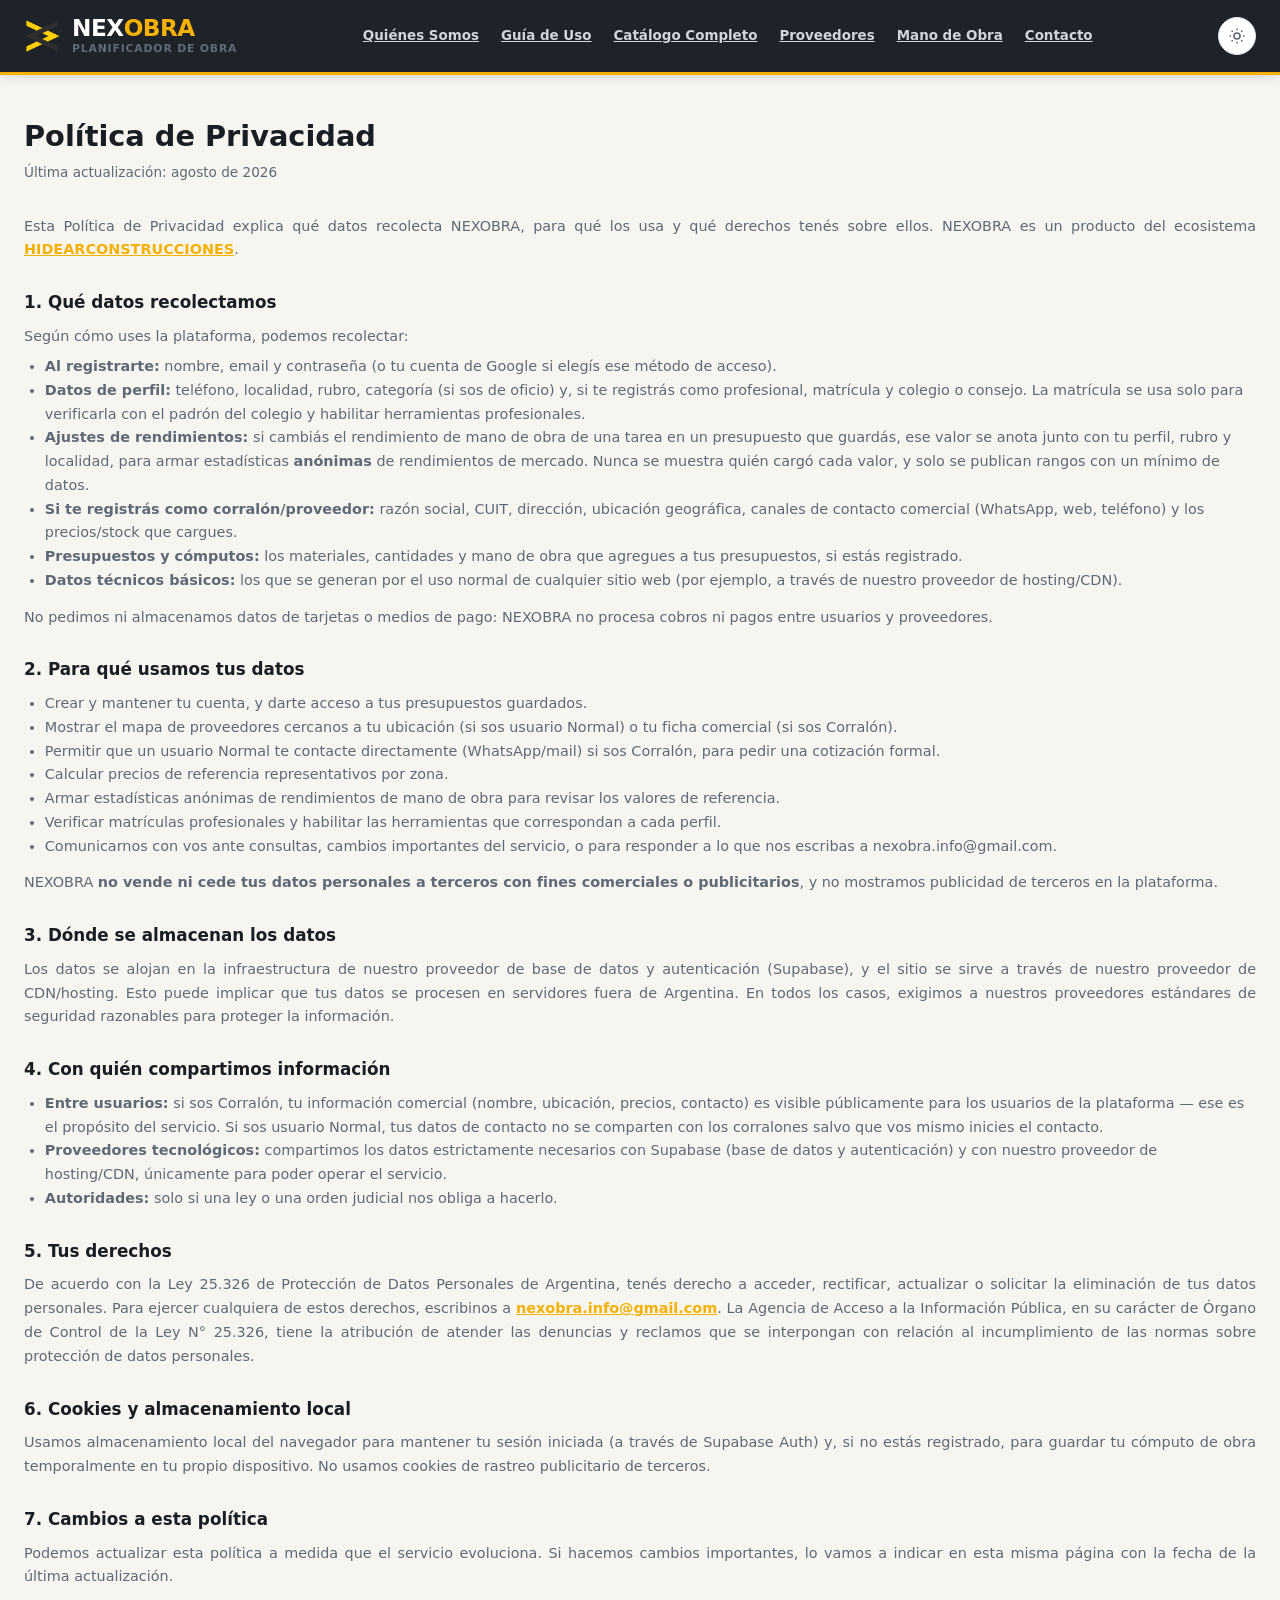
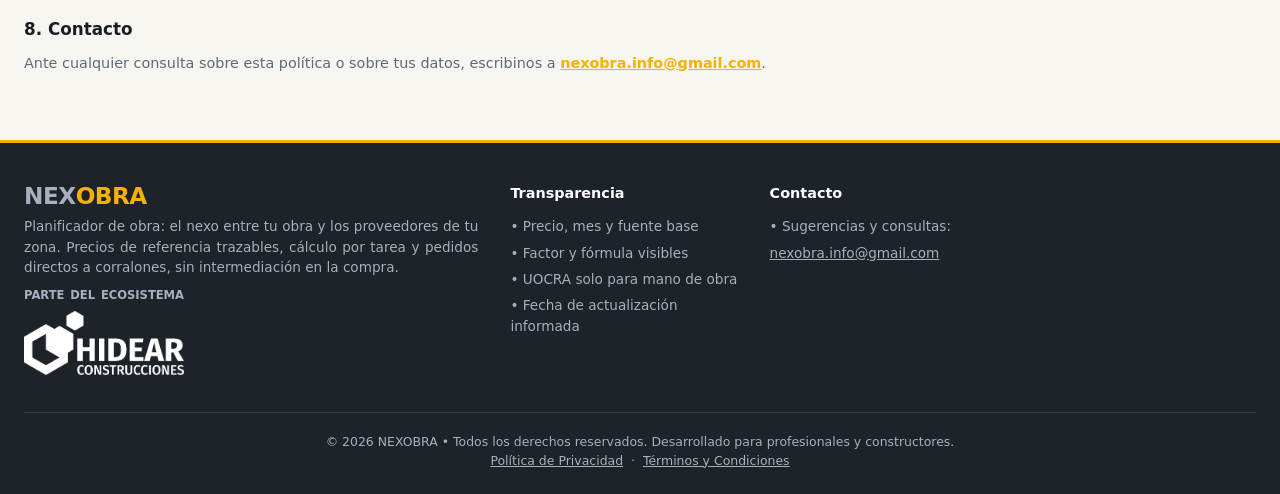
<file: privacidad.html>
<!DOCTYPE html>
<html lang="es">
<head>
  <meta charset="UTF-8">
  <meta name="viewport" content="width=device-width, initial-scale=1.0">
  <title>Política de Privacidad — NEXOBRA</title>
  <script>
    (function () {
      var saved = localStorage.getItem('nexobra-theme');
      if (saved === 'dark' || saved === 'light') {
        document.documentElement.setAttribute('data-theme', saved);
      }
    })();
  </script>
  <link rel="stylesheet" href="style.css">
</head>
<body>

  <header class="header" id="main-header">
    <div class="container header-container">
      <a href="index.html" class="brand-wrapper">
        <div class="brand-logo-icon">
          <img src="assets/nexobra-icon.png" alt="NEXOBRA" width="36" height="36" style="display:block; object-fit: contain;">
        </div>
        <div class="brand-title-group">
          <div class="brand-name">NEX<span class="accent">OBRA</span></div>
          <span class="brand-badge-tag">PLANIFICADOR DE OBRA</span>
        </div>
      </a>

      <nav class="nav-links-desktop">
        <a href="index.html?view=about" class="nav-link">Quiénes Somos</a>
        <a href="index.html?view=guide" class="nav-link">Guía de Uso</a>
        <a href="index.html?view=catalog" class="nav-link">Catálogo Completo</a>
        <a href="index.html?view=providers-directory" class="nav-link">Proveedores</a>
        <a href="index.html?view=labor" class="nav-link">Mano de Obra</a>
        <a href="index.html?view=contact" class="nav-link">Contacto</a>
      </nav>

      <div class="header-actions">
        <button class="btn-theme-toggle" id="btn-theme-toggle-legal" type="button" title="Cambiar tema claro/oscuro" aria-label="Cambiar tema claro/oscuro">
          <svg id="theme-icon-sun" width="18" height="18" viewBox="0 0 24 24" fill="none" stroke="currentColor" stroke-width="2.2">
            <circle cx="12" cy="12" r="4"></circle>
            <line x1="12" y1="2" x2="12" y2="4"></line>
            <line x1="12" y1="20" x2="12" y2="22"></line>
            <line x1="4.93" y1="4.93" x2="6.34" y2="6.34"></line>
            <line x1="17.66" y1="17.66" x2="19.07" y2="19.07"></line>
            <line x1="2" y1="12" x2="4" y2="12"></line>
            <line x1="20" y1="12" x2="22" y2="12"></line>
            <line x1="4.93" y1="19.07" x2="6.34" y2="17.66"></line>
            <line x1="17.66" y1="6.34" x2="19.07" y2="4.93"></line>
          </svg>
          <svg id="theme-icon-moon" width="18" height="18" viewBox="0 0 24 24" fill="none" stroke="currentColor" stroke-width="2.2" style="display:none;">
            <path d="M21 12.79A9 9 0 1 1 11.21 3 7 7 0 0 0 21 12.79z"></path>
          </svg>
        </button>
      </div>
    </div>
  </header>

  <main class="container" style="padding: 2.5rem 1.5rem 4rem;">
    <h1 style="font-size: 1.8rem; font-weight: 800; margin-bottom: 4px;">Política de Privacidad</h1>
    <p style="color: var(--text-muted); font-size: 0.85rem; margin-bottom: 2rem;">Última actualización: agosto de 2026</p>

    <div class="legal-content">
      <p>Esta Política de Privacidad explica qué datos recolecta NEXOBRA, para qué los usa y qué derechos tenés sobre ellos. NEXOBRA es un producto del ecosistema <a href="https://www.hidearconstrucciones.com.ar/" target="_blank" rel="noopener">HIDEARCONSTRUCCIONES</a>.</p>

      <h2>1. Qué datos recolectamos</h2>
      <p>Según cómo uses la plataforma, podemos recolectar:</p>
      <ul>
        <li><strong>Al registrarte:</strong> nombre, email y contraseña (o tu cuenta de Google si elegís ese método de acceso).</li>
        <li><strong>Datos de perfil:</strong> teléfono, localidad, rubro, categoría (si sos de oficio) y, si te registrás como profesional, matrícula y colegio o consejo. La matrícula se usa solo para verificarla con el padrón del colegio y habilitar herramientas profesionales.</li>
        <li><strong>Ajustes de rendimientos:</strong> si cambiás el rendimiento de mano de obra de una tarea en un presupuesto que guardás, ese valor se anota junto con tu perfil, rubro y localidad, para armar estadísticas <strong>anónimas</strong> de rendimientos de mercado. Nunca se muestra quién cargó cada valor, y solo se publican rangos con un mínimo de datos.</li>
        <li><strong>Si te registrás como corralón/proveedor:</strong> razón social, CUIT, dirección, ubicación geográfica, canales de contacto comercial (WhatsApp, web, teléfono) y los precios/stock que cargues.</li>
        <li><strong>Presupuestos y cómputos:</strong> los materiales, cantidades y mano de obra que agregues a tus presupuestos, si estás registrado.</li>
        <li><strong>Datos técnicos básicos:</strong> los que se generan por el uso normal de cualquier sitio web (por ejemplo, a través de nuestro proveedor de hosting/CDN).</li>
      </ul>
      <p>No pedimos ni almacenamos datos de tarjetas o medios de pago: NEXOBRA no procesa cobros ni pagos entre usuarios y proveedores.</p>

      <h2>2. Para qué usamos tus datos</h2>
      <ul>
        <li>Crear y mantener tu cuenta, y darte acceso a tus presupuestos guardados.</li>
        <li>Mostrar el mapa de proveedores cercanos a tu ubicación (si sos usuario Normal) o tu ficha comercial (si sos Corralón).</li>
        <li>Permitir que un usuario Normal te contacte directamente (WhatsApp/mail) si sos Corralón, para pedir una cotización formal.</li>
        <li>Calcular precios de referencia representativos por zona.</li>
        <li>Armar estadísticas anónimas de rendimientos de mano de obra para revisar los valores de referencia.</li>
        <li>Verificar matrículas profesionales y habilitar las herramientas que correspondan a cada perfil.</li>
        <li>Comunicarnos con vos ante consultas, cambios importantes del servicio, o para responder a lo que nos escribas a nexobra.info@gmail.com.</li>
      </ul>
      <p>NEXOBRA <strong>no vende ni cede tus datos personales a terceros con fines comerciales o publicitarios</strong>, y no mostramos publicidad de terceros en la plataforma.</p>

      <h2>3. Dónde se almacenan los datos</h2>
      <p>Los datos se alojan en la infraestructura de nuestro proveedor de base de datos y autenticación (Supabase), y el sitio se sirve a través de nuestro proveedor de CDN/hosting. Esto puede implicar que tus datos se procesen en servidores fuera de Argentina. En todos los casos, exigimos a nuestros proveedores estándares de seguridad razonables para proteger la información.</p>

      <h2>4. Con quién compartimos información</h2>
      <ul>
        <li><strong>Entre usuarios:</strong> si sos Corralón, tu información comercial (nombre, ubicación, precios, contacto) es visible públicamente para los usuarios de la plataforma — ese es el propósito del servicio. Si sos usuario Normal, tus datos de contacto no se comparten con los corralones salvo que vos mismo inicies el contacto.</li>
        <li><strong>Proveedores tecnológicos:</strong> compartimos los datos estrictamente necesarios con Supabase (base de datos y autenticación) y con nuestro proveedor de hosting/CDN, únicamente para poder operar el servicio.</li>
        <li><strong>Autoridades:</strong> solo si una ley o una orden judicial nos obliga a hacerlo.</li>
      </ul>

      <h2>5. Tus derechos</h2>
      <p>De acuerdo con la Ley 25.326 de Protección de Datos Personales de Argentina, tenés derecho a acceder, rectificar, actualizar o solicitar la eliminación de tus datos personales. Para ejercer cualquiera de estos derechos, escribinos a <a href="mailto:nexobra.info@gmail.com">nexobra.info@gmail.com</a>. La Agencia de Acceso a la Información Pública, en su carácter de Órgano de Control de la Ley N° 25.326, tiene la atribución de atender las denuncias y reclamos que se interpongan con relación al incumplimiento de las normas sobre protección de datos personales.</p>

      <h2>6. Cookies y almacenamiento local</h2>
      <p>Usamos almacenamiento local del navegador para mantener tu sesión iniciada (a través de Supabase Auth) y, si no estás registrado, para guardar tu cómputo de obra temporalmente en tu propio dispositivo. No usamos cookies de rastreo publicitario de terceros.</p>

      <h2>7. Cambios a esta política</h2>
      <p>Podemos actualizar esta política a medida que el servicio evoluciona. Si hacemos cambios importantes, lo vamos a indicar en esta misma página con la fecha de la última actualización.</p>

      <h2>8. Contacto</h2>
      <p>Ante cualquier consulta sobre esta política o sobre tus datos, escribinos a <a href="mailto:nexobra.info@gmail.com">nexobra.info@gmail.com</a>.</p>
    </div>
  </main>

  <footer class="footer">
    <div class="container">
      <div class="footer-grid">
        <div class="footer-brand">
          <div class="brand-name" style="margin-bottom: 8px;">NEX<span class="accent">OBRA</span></div>
          <p>
            Planificador de obra: el nexo entre tu obra y los proveedores de tu zona. Precios de referencia trazables, cálculo por tarea y pedidos directos a corralones, sin intermediación en la compra.
          </p>
          <p style="margin-top: 10px; font-size: 0.72rem; font-weight:700; text-transform:uppercase; width: 160px; text-align: justify; text-align-last: justify;">
            Parte del ecosistema
          </p>
          <a href="https://www.hidearconstrucciones.com.ar/" target="_blank" rel="noopener" style="display:inline-block; margin-top: 6px;">
            <img src="assets/hidear-logo.png" alt="HIDEAR Construcciones" style="width: 160px; height: auto; filter: brightness(0) invert(1);">
          </a>
        </div>
        <div class="footer-col">
          <h5>Transparencia</h5>
          <ul>
            <li>• Precio, mes y fuente base</li>
            <li>• Factor y fórmula visibles</li>
            <li>• UOCRA solo para mano de obra</li>
            <li>• Fecha de actualización informada</li>
          </ul>
        </div>
        <div class="footer-col">
          <h5>Contacto</h5>
          <ul>
            <li>• Sugerencias y consultas:</li>
            <li><a href="mailto:nexobra.info@gmail.com" style="color: inherit; text-decoration: underline;">nexobra.info@gmail.com</a></li>
          </ul>
        </div>
      </div>
      <div class="footer-bottom">
        &copy; 2026 NEXOBRA • Todos los derechos reservados. Desarrollado para profesionales y constructores.
        <br>
        <a href="/privacidad" style="color: inherit; text-decoration: underline;">Política de Privacidad</a>
        &nbsp;·&nbsp;
        <a href="/terminos" style="color: inherit; text-decoration: underline;">Términos y Condiciones</a>
      </div>
    </div>
  </footer>

  <script>
    (function () {
      function getEffectiveTheme() {
        var saved = document.documentElement.getAttribute('data-theme');
        if (saved === 'dark' || saved === 'light') return saved;
        return window.matchMedia && window.matchMedia('(prefers-color-scheme: dark)').matches ? 'dark' : 'light';
      }
      function updateThemeIcon() {
        var sunIcon = document.getElementById('theme-icon-sun');
        var moonIcon = document.getElementById('theme-icon-moon');
        if (!sunIcon || !moonIcon) return;
        var isDark = getEffectiveTheme() === 'dark';
        sunIcon.style.display = isDark ? 'none' : 'block';
        moonIcon.style.display = isDark ? 'block' : 'none';
      }
      updateThemeIcon();
      var btn = document.getElementById('btn-theme-toggle-legal');
      if (btn) {
        btn.addEventListener('click', function () {
          var next = getEffectiveTheme() === 'dark' ? 'light' : 'dark';
          document.documentElement.setAttribute('data-theme', next);
          localStorage.setItem('nexobra-theme', next);
          updateThemeIcon();
        });
      }
    })();
  </script>

</body>
</html>
</file>
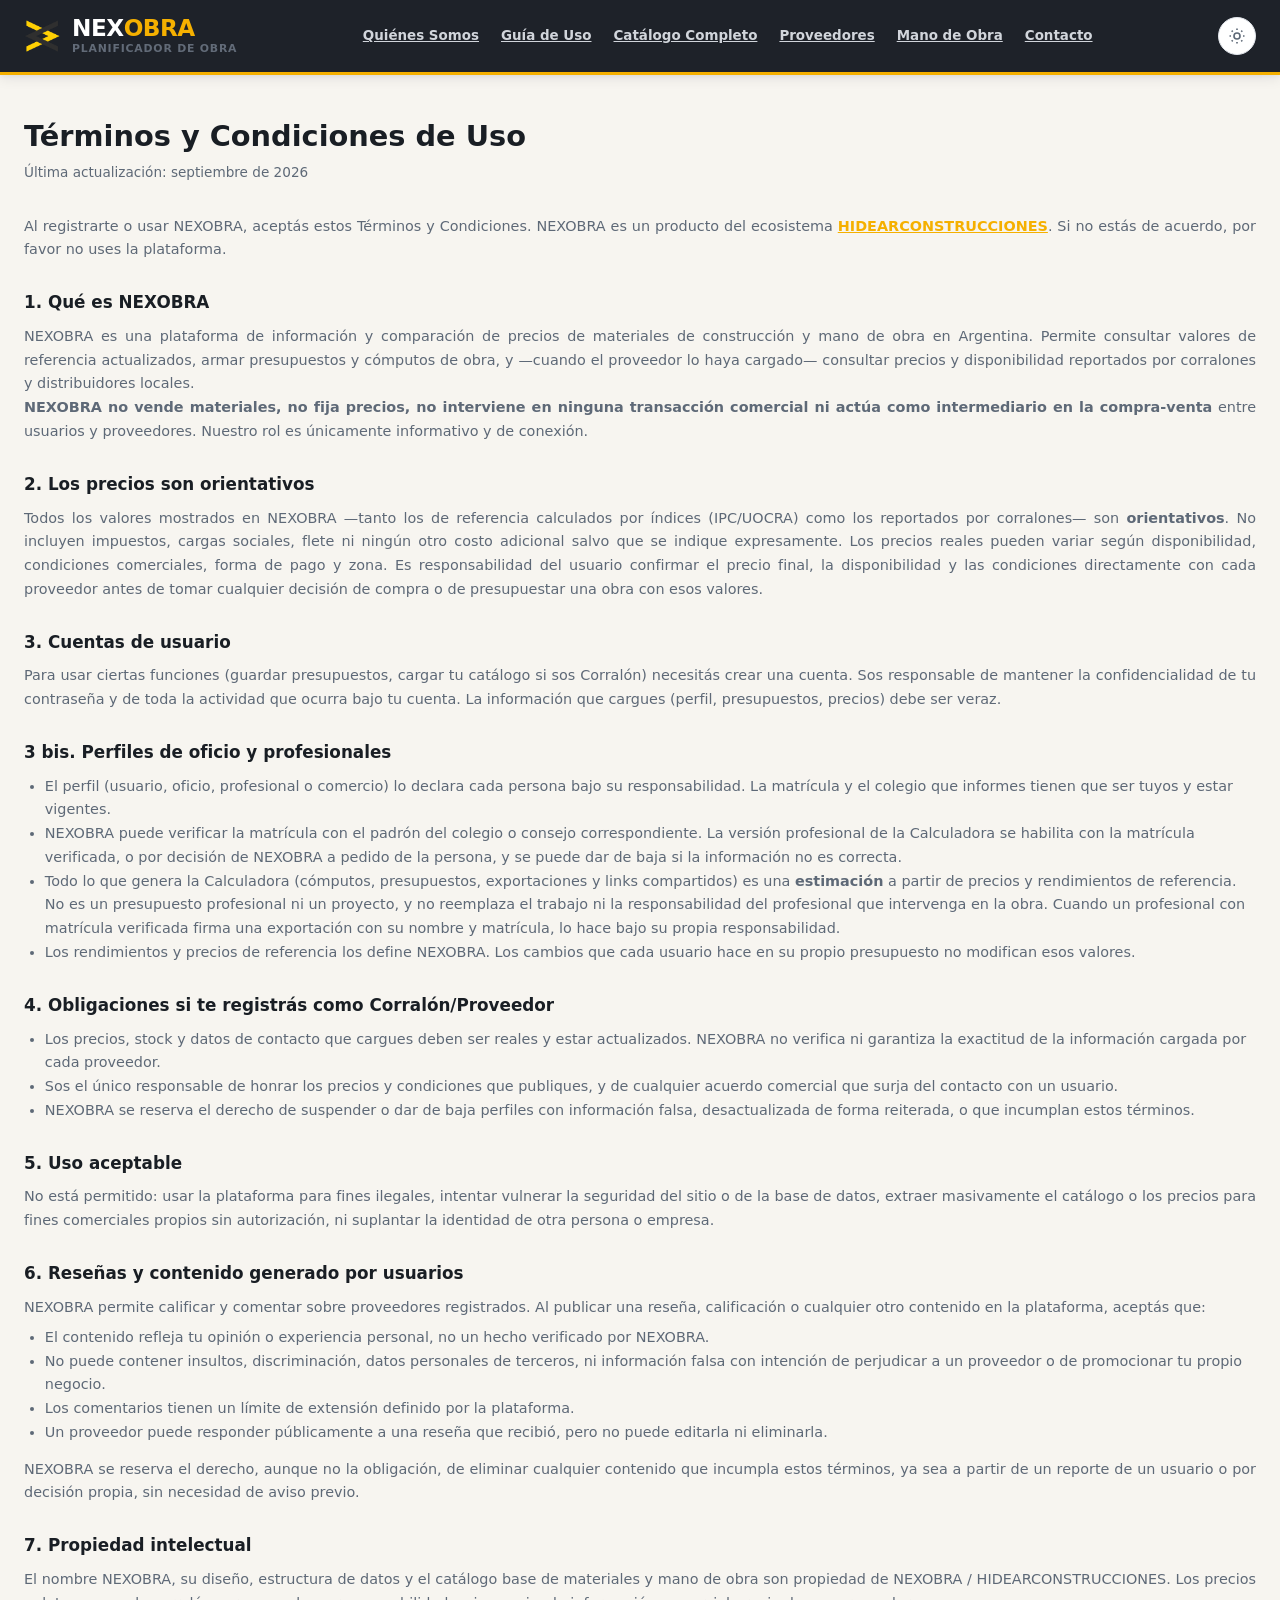
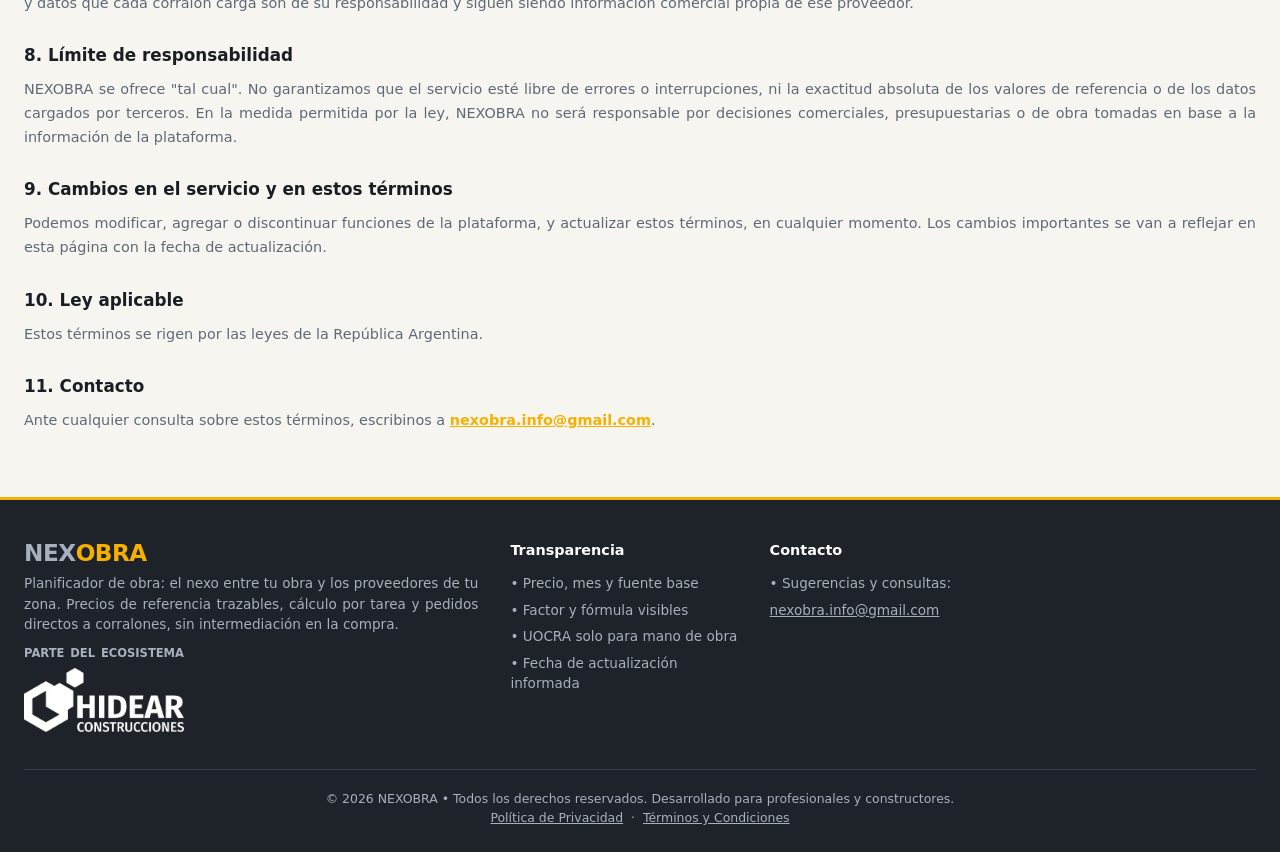
<file: terminos.html>
<!DOCTYPE html>
<html lang="es">
<head>
  <meta charset="UTF-8">
  <meta name="viewport" content="width=device-width, initial-scale=1.0">
  <title>Términos y Condiciones — NEXOBRA</title>
  <script>
    (function () {
      var saved = localStorage.getItem('nexobra-theme');
      if (saved === 'dark' || saved === 'light') {
        document.documentElement.setAttribute('data-theme', saved);
      }
    })();
  </script>
  <link rel="stylesheet" href="style.css">
</head>
<body>

  <header class="header" id="main-header">
    <div class="container header-container">
      <a href="index.html" class="brand-wrapper">
        <div class="brand-logo-icon">
          <img src="assets/nexobra-icon.png" alt="NEXOBRA" width="36" height="36" style="display:block; object-fit: contain;">
        </div>
        <div class="brand-title-group">
          <div class="brand-name">NEX<span class="accent">OBRA</span></div>
          <span class="brand-badge-tag">PLANIFICADOR DE OBRA</span>
        </div>
      </a>

      <nav class="nav-links-desktop">
        <a href="index.html?view=about" class="nav-link">Quiénes Somos</a>
        <a href="index.html?view=guide" class="nav-link">Guía de Uso</a>
        <a href="index.html?view=catalog" class="nav-link">Catálogo Completo</a>
        <a href="index.html?view=providers-directory" class="nav-link">Proveedores</a>
        <a href="index.html?view=labor" class="nav-link">Mano de Obra</a>
        <a href="index.html?view=contact" class="nav-link">Contacto</a>
      </nav>

      <div class="header-actions">
        <button class="btn-theme-toggle" id="btn-theme-toggle-legal" type="button" title="Cambiar tema claro/oscuro" aria-label="Cambiar tema claro/oscuro">
          <svg id="theme-icon-sun" width="18" height="18" viewBox="0 0 24 24" fill="none" stroke="currentColor" stroke-width="2.2">
            <circle cx="12" cy="12" r="4"></circle>
            <line x1="12" y1="2" x2="12" y2="4"></line>
            <line x1="12" y1="20" x2="12" y2="22"></line>
            <line x1="4.93" y1="4.93" x2="6.34" y2="6.34"></line>
            <line x1="17.66" y1="17.66" x2="19.07" y2="19.07"></line>
            <line x1="2" y1="12" x2="4" y2="12"></line>
            <line x1="20" y1="12" x2="22" y2="12"></line>
            <line x1="4.93" y1="19.07" x2="6.34" y2="17.66"></line>
            <line x1="17.66" y1="6.34" x2="19.07" y2="4.93"></line>
          </svg>
          <svg id="theme-icon-moon" width="18" height="18" viewBox="0 0 24 24" fill="none" stroke="currentColor" stroke-width="2.2" style="display:none;">
            <path d="M21 12.79A9 9 0 1 1 11.21 3 7 7 0 0 0 21 12.79z"></path>
          </svg>
        </button>
      </div>
    </div>
  </header>

  <main class="container" style="padding: 2.5rem 1.5rem 4rem;">
    <h1 style="font-size: 1.8rem; font-weight: 800; margin-bottom: 4px;">Términos y Condiciones de Uso</h1>
    <p style="color: var(--text-muted); font-size: 0.85rem; margin-bottom: 2rem;">Última actualización: septiembre de 2026</p>

    <div class="legal-content">
      <p>Al registrarte o usar NEXOBRA, aceptás estos Términos y Condiciones. NEXOBRA es un producto del ecosistema <a href="https://www.hidearconstrucciones.com.ar/" target="_blank" rel="noopener">HIDEARCONSTRUCCIONES</a>. Si no estás de acuerdo, por favor no uses la plataforma.</p>

      <h2>1. Qué es NEXOBRA</h2>
      <p>NEXOBRA es una plataforma de información y comparación de precios de materiales de construcción y mano de obra en Argentina. Permite consultar valores de referencia actualizados, armar presupuestos y cómputos de obra, y —cuando el proveedor lo haya cargado— consultar precios y disponibilidad reportados por corralones y distribuidores locales.</p>
      <p><strong>NEXOBRA no vende materiales, no fija precios, no interviene en ninguna transacción comercial ni actúa como intermediario en la compra-venta</strong> entre usuarios y proveedores. Nuestro rol es únicamente informativo y de conexión.</p>

      <h2>2. Los precios son orientativos</h2>
      <p>Todos los valores mostrados en NEXOBRA —tanto los de referencia calculados por índices (IPC/UOCRA) como los reportados por corralones— son <strong>orientativos</strong>. No incluyen impuestos, cargas sociales, flete ni ningún otro costo adicional salvo que se indique expresamente. Los precios reales pueden variar según disponibilidad, condiciones comerciales, forma de pago y zona. Es responsabilidad del usuario confirmar el precio final, la disponibilidad y las condiciones directamente con cada proveedor antes de tomar cualquier decisión de compra o de presupuestar una obra con esos valores.</p>

      <h2>3. Cuentas de usuario</h2>
      <p>Para usar ciertas funciones (guardar presupuestos, cargar tu catálogo si sos Corralón) necesitás crear una cuenta. Sos responsable de mantener la confidencialidad de tu contraseña y de toda la actividad que ocurra bajo tu cuenta. La información que cargues (perfil, presupuestos, precios) debe ser veraz.</p>

      <h2>3 bis. Perfiles de oficio y profesionales</h2>
      <ul>
        <li>El perfil (usuario, oficio, profesional o comercio) lo declara cada persona bajo su responsabilidad. La matrícula y el colegio que informes tienen que ser tuyos y estar vigentes.</li>
        <li>NEXOBRA puede verificar la matrícula con el padrón del colegio o consejo correspondiente. La versión profesional de la Calculadora se habilita con la matrícula verificada, o por decisión de NEXOBRA a pedido de la persona, y se puede dar de baja si la información no es correcta.</li>
        <li>Todo lo que genera la Calculadora (cómputos, presupuestos, exportaciones y links compartidos) es una <strong>estimación</strong> a partir de precios y rendimientos de referencia. No es un presupuesto profesional ni un proyecto, y no reemplaza el trabajo ni la responsabilidad del profesional que intervenga en la obra. Cuando un profesional con matrícula verificada firma una exportación con su nombre y matrícula, lo hace bajo su propia responsabilidad.</li>
        <li>Los rendimientos y precios de referencia los define NEXOBRA. Los cambios que cada usuario hace en su propio presupuesto no modifican esos valores.</li>
      </ul>

      <h2>4. Obligaciones si te registrás como Corralón/Proveedor</h2>
      <ul>
        <li>Los precios, stock y datos de contacto que cargues deben ser reales y estar actualizados. NEXOBRA no verifica ni garantiza la exactitud de la información cargada por cada proveedor.</li>
        <li>Sos el único responsable de honrar los precios y condiciones que publiques, y de cualquier acuerdo comercial que surja del contacto con un usuario.</li>
        <li>NEXOBRA se reserva el derecho de suspender o dar de baja perfiles con información falsa, desactualizada de forma reiterada, o que incumplan estos términos.</li>
      </ul>

      <h2>5. Uso aceptable</h2>
      <p>No está permitido: usar la plataforma para fines ilegales, intentar vulnerar la seguridad del sitio o de la base de datos, extraer masivamente el catálogo o los precios para fines comerciales propios sin autorización, ni suplantar la identidad de otra persona o empresa.</p>

      <h2>6. Reseñas y contenido generado por usuarios</h2>
      <p>NEXOBRA permite calificar y comentar sobre proveedores registrados. Al publicar una reseña, calificación o cualquier otro contenido en la plataforma, aceptás que:</p>
      <ul>
        <li>El contenido refleja tu opinión o experiencia personal, no un hecho verificado por NEXOBRA.</li>
        <li>No puede contener insultos, discriminación, datos personales de terceros, ni información falsa con intención de perjudicar a un proveedor o de promocionar tu propio negocio.</li>
        <li>Los comentarios tienen un límite de extensión definido por la plataforma.</li>
        <li>Un proveedor puede responder públicamente a una reseña que recibió, pero no puede editarla ni eliminarla.</li>
      </ul>
      <p>NEXOBRA se reserva el derecho, aunque no la obligación, de eliminar cualquier contenido que incumpla estos términos, ya sea a partir de un reporte de un usuario o por decisión propia, sin necesidad de aviso previo.</p>

      <h2>7. Propiedad intelectual</h2>
      <p>El nombre NEXOBRA, su diseño, estructura de datos y el catálogo base de materiales y mano de obra son propiedad de NEXOBRA / HIDEARCONSTRUCCIONES. Los precios y datos que cada corralón carga son de su responsabilidad y siguen siendo información comercial propia de ese proveedor.</p>

      <h2>8. Límite de responsabilidad</h2>
      <p>NEXOBRA se ofrece "tal cual". No garantizamos que el servicio esté libre de errores o interrupciones, ni la exactitud absoluta de los valores de referencia o de los datos cargados por terceros. En la medida permitida por la ley, NEXOBRA no será responsable por decisiones comerciales, presupuestarias o de obra tomadas en base a la información de la plataforma.</p>

      <h2>9. Cambios en el servicio y en estos términos</h2>
      <p>Podemos modificar, agregar o discontinuar funciones de la plataforma, y actualizar estos términos, en cualquier momento. Los cambios importantes se van a reflejar en esta página con la fecha de actualización.</p>

      <h2>10. Ley aplicable</h2>
      <p>Estos términos se rigen por las leyes de la República Argentina.</p>

      <h2>11. Contacto</h2>
      <p>Ante cualquier consulta sobre estos términos, escribinos a <a href="mailto:nexobra.info@gmail.com">nexobra.info@gmail.com</a>.</p>
    </div>
  </main>

  <footer class="footer">
    <div class="container">
      <div class="footer-grid">
        <div class="footer-brand">
          <div class="brand-name" style="margin-bottom: 8px;">NEX<span class="accent">OBRA</span></div>
          <p>
            Planificador de obra: el nexo entre tu obra y los proveedores de tu zona. Precios de referencia trazables, cálculo por tarea y pedidos directos a corralones, sin intermediación en la compra.
          </p>
          <p style="margin-top: 10px; font-size: 0.72rem; font-weight:700; text-transform:uppercase; width: 160px; text-align: justify; text-align-last: justify;">
            Parte del ecosistema
          </p>
          <a href="https://www.hidearconstrucciones.com.ar/" target="_blank" rel="noopener" style="display:inline-block; margin-top: 6px;">
            <img src="assets/hidear-logo.png" alt="HIDEAR Construcciones" style="width: 160px; height: auto; filter: brightness(0) invert(1);">
          </a>
        </div>
        <div class="footer-col">
          <h5>Transparencia</h5>
          <ul>
            <li>• Precio, mes y fuente base</li>
            <li>• Factor y fórmula visibles</li>
            <li>• UOCRA solo para mano de obra</li>
            <li>• Fecha de actualización informada</li>
          </ul>
        </div>
        <div class="footer-col">
          <h5>Contacto</h5>
          <ul>
            <li>• Sugerencias y consultas:</li>
            <li><a href="mailto:nexobra.info@gmail.com" style="color: inherit; text-decoration: underline;">nexobra.info@gmail.com</a></li>
          </ul>
        </div>
      </div>
      <div class="footer-bottom">
        &copy; 2026 NEXOBRA • Todos los derechos reservados. Desarrollado para profesionales y constructores.
        <br>
        <a href="/privacidad" style="color: inherit; text-decoration: underline;">Política de Privacidad</a>
        &nbsp;·&nbsp;
        <a href="/terminos" style="color: inherit; text-decoration: underline;">Términos y Condiciones</a>
      </div>
    </div>
  </footer>

  <script>
    (function () {
      function getEffectiveTheme() {
        var saved = document.documentElement.getAttribute('data-theme');
        if (saved === 'dark' || saved === 'light') return saved;
        return window.matchMedia && window.matchMedia('(prefers-color-scheme: dark)').matches ? 'dark' : 'light';
      }
      function updateThemeIcon() {
        var sunIcon = document.getElementById('theme-icon-sun');
        var moonIcon = document.getElementById('theme-icon-moon');
        if (!sunIcon || !moonIcon) return;
        var isDark = getEffectiveTheme() === 'dark';
        sunIcon.style.display = isDark ? 'none' : 'block';
        moonIcon.style.display = isDark ? 'block' : 'none';
      }
      updateThemeIcon();
      var btn = document.getElementById('btn-theme-toggle-legal');
      if (btn) {
        btn.addEventListener('click', function () {
          var next = getEffectiveTheme() === 'dark' ? 'light' : 'dark';
          document.documentElement.setAttribute('data-theme', next);
          localStorage.setItem('nexobra-theme', next);
          updateThemeIcon();
        });
      }
    })();
  </script>

</body>
</html>
</file>
<file: style.css>
:root{color-scheme:light;--brand-yellow:#F5B000;--brand-yellow-rgb:245,176,0;--brand-yellow-hover:#E09E00;--brand-yellow-light:#FFF8E7;--brand-yellow-border:#FCE199;--brand-dark:#1E2229;--brand-dark-surface:#272C35;--brand-dark-border:#383F4C;--bg-app:#F7F5F0;--bg-card:#FFFFFF;--bg-card-hover:#FCFDFF;--bg-subtle:#F1F3F7;--text-main:#191E24;--text-muted:#5E6977;--text-subtle:#626B78;--text-inverse:#FFFFFF;--border-light:#E2E6EC;--border-subtle:#ECEFF4;--surface-1:#FFFFFF;--surface-2:#FFFFFF;--color-success:#10B981;--color-success-light:#ECFDF5;--color-accent:#2563EB;--color-accent-light:#EFF6FF;--shadow-sm:0 1px 3px rgba(18, 24, 38, 0.05),0 1px 2px rgba(18, 24, 38, 0.03);--shadow-md:0 4px 12px rgba(18, 24, 38, 0.08),0 2px 4px rgba(18, 24, 38, 0.04);--shadow-lg:0 12px 28px rgba(18, 24, 38, 0.12),0 4px 10px rgba(18, 24, 38, 0.06);--shadow-yellow:0 4px 16px rgba(var(--brand-yellow-rgb),0.28);--radius-sm:6px;--radius-md:10px;--radius-lg:16px;--radius-full:9999px;--font-family:Verdana,Geneva,-apple-system,BlinkMacSystemFont,"Segoe UI",Roboto,sans-serif;--transition-fast:0.15s cubic-bezier(0.4, 0, 0.2, 1);--transition-normal:0.25s cubic-bezier(0.4, 0, 0.2, 1)}@media (prefers-color-scheme:dark){html:not([data-theme=light]){color-scheme:dark;--brand-yellow-light:#2B2410;--brand-yellow-border:#6B5620;--bg-app:#16181D;--bg-card:#1E2229;--bg-card-hover:#262B34;--bg-subtle:#20242C;--text-main:#F0F2F5;--text-muted:#A7B0BC;--text-subtle:#929CAA;--border-light:#2E333D;--border-subtle:#262A32;--surface-1:#1C1F26;--surface-2:#1E2229;--color-success:#34D399;--color-success-light:#0F2922;--color-accent:#60A5FA;--color-accent-light:#111E33}}html[data-theme=dark]{color-scheme:dark;--brand-yellow-light:#2B2410;--brand-yellow-border:#6B5620;--bg-app:#16181D;--bg-card:#1E2229;--bg-card-hover:#262B34;--bg-subtle:#20242C;--text-main:#F0F2F5;--text-muted:#A7B0BC;--text-subtle:#929CAA;--border-light:#2E333D;--border-subtle:#262A32;--surface-1:#1C1F26;--surface-2:#1E2229;--color-success:#34D399;--color-success-light:#0F2922;--color-accent:#60A5FA;--color-accent-light:#111E33}*,::after,::before{box-sizing:border-box;margin:0;padding:0}body{font-family:var(--font-family);background-color:var(--bg-app);color:var(--text-main);line-height:1.5;-webkit-font-smoothing:antialiased;min-height:100vh;display:flex;flex-direction:column}p{text-align:justify}.container{width:100%;max-width:1600px;margin:0 auto;padding:0 1.5rem}.header{background-color:var(--brand-dark);color:var(--text-inverse);position:sticky;top:0;z-index:100;border-bottom:3px solid var(--brand-yellow);box-shadow:var(--shadow-md)}.header-container{display:flex;align-items:center;justify-content:space-between;height:72px;gap:16px}.brand-wrapper{display:flex;align-items:center;gap:12px;text-decoration:none;color:inherit;cursor:pointer}.brand-logo-icon{width:36px;height:36px;display:flex;align-items:center;justify-content:center}.brand-title-group{display:flex;flex-direction:column}.brand-name{font-size:1.45rem;font-weight:900;letter-spacing:-.5px;display:flex;align-items:center;line-height:1.1}.brand-name span.accent{color:var(--brand-yellow)}.brand-badge-tag{font-size:.68rem;font-weight:700;letter-spacing:.8px;text-transform:uppercase;color:var(--text-subtle)}.nav-links-desktop{display:flex;align-items:center;gap:8px}.nav-link{background:0 0;border:none;color:#d1d5db;font-family:inherit;font-size:.9rem;font-weight:600;padding:8px 14px;border-radius:var(--radius-sm);cursor:pointer;transition:var(--transition-fast)}.nav-link:hover{color:var(--text-inverse);background-color:rgba(255,255,255,.06)}.nav-link.active{color:var(--brand-yellow);background-color:rgba(var(--brand-yellow-rgb),.12)}.header-actions{display:flex;align-items:center;gap:12px}.btn-excel-tool{display:inline-flex;align-items:center;gap:8px;background-color:rgba(255,255,255,.08);color:#fff;border:1px solid rgba(255,255,255,.2);padding:9px 15px;border-radius:var(--radius-md);font-weight:700;font-size:.84rem;cursor:pointer;transition:var(--transition-fast)}.btn-excel-tool:hover{background-color:var(--brand-yellow);color:var(--brand-dark);border-color:var(--brand-yellow);transform:translateY(-1px)}.btn-computo{display:inline-flex;align-items:center;gap:10px;background-color:var(--brand-yellow);color:var(--brand-dark);border:none;padding:10px 18px;border-radius:var(--radius-md);font-weight:700;font-size:.88rem;cursor:pointer;transition:var(--transition-fast);box-shadow:var(--shadow-yellow)}.btn-computo:hover{background-color:var(--brand-yellow-hover);transform:translateY(-1px)}.computo-counter{background-color:var(--brand-dark);color:var(--brand-yellow);font-size:.75rem;padding:2px 7px;border-radius:var(--radius-full);font-weight:800}.hero-home{background:var(--bg-app);color:var(--text-main);padding:4.5rem 0 3.5rem;text-align:center;border-bottom:1px solid var(--border-light,#eee)}.hero-home-content{max-width:1550px;margin:0 auto}.hero-tagline-badge{display:inline-block;background-color:rgba(var(--brand-yellow-rgb),.15);border:1px solid var(--brand-yellow);color:var(--brand-yellow);font-size:.82rem;font-weight:700;padding:6px 14px;border-radius:var(--radius-full);margin-bottom:1.25rem;letter-spacing:.5px;text-transform:uppercase}.hero-main-title{font-size:2.75rem;font-weight:900;line-height:1.15;letter-spacing:-1px;margin-bottom:1.25rem;color:var(--text-main)}.hero-main-title .accent-word{color:var(--brand-yellow)}.hero-main-desc{font-size:1.12rem;color:var(--text-muted);line-height:1.6;max-width:1300px;margin:0 auto 2.5rem;text-align:justify}.hero-search-box{max-width:760px;margin:0 auto}.search-input-wrapper{position:relative;display:flex;align-items:center;background-color:var(--bg-card);border-radius:var(--radius-lg);box-shadow:var(--shadow-lg);border:2px solid transparent;transition:var(--transition-normal);padding:5px;gap:8px}.search-input-wrapper:focus-within{border-color:var(--brand-yellow);box-shadow:0 0 0 4px rgba(var(--brand-yellow-rgb),.25),var(--shadow-lg)}.search-icon{margin-left:14px;color:var(--text-subtle);display:flex;align-items:center}.search-input{width:100%;padding:12px 14px;font-size:1.05rem;border:none;outline:0;background:0 0;color:var(--text-main);font-family:inherit}.search-input::placeholder{color:var(--text-subtle);font-size:.95rem}.quick-tags-wrapper{display:flex;align-items:center;justify-content:center;flex-wrap:wrap;gap:8px;font-size:.82rem}.quick-tags-label{color:var(--text-subtle);font-weight:500;margin-right:4px}.tag-pill{background-color:var(--surface-2,#fff);color:var(--text-muted);border:1px solid var(--border-light,#e2e5ea);padding:5px 12px;border-radius:var(--radius-full);font-size:.78rem;cursor:pointer;transition:var(--transition-fast);user-select:none}.tag-pill:hover{background-color:var(--brand-yellow);color:var(--brand-dark);border-color:var(--brand-yellow);transform:translateY(-1px)}.section-pilares{padding:4.5rem 0;background-color:var(--bg-card);border-bottom:1px solid var(--border-light)}.section-heading-center{text-align:left;max-width:none;margin:0 0 3rem}.subheading-accent{display:none}.section-title{font-size:2.3rem;font-weight:800;color:var(--text-main);letter-spacing:-.5px;margin-bottom:10px}.section-desc{font-size:1rem;color:var(--text-muted);line-height:1.55;text-align:justify}.pilares-grid{display:grid;grid-template-columns:repeat(auto-fit,minmax(300px,1fr));gap:2rem}.pilar-card{background-color:var(--bg-app);border:1px solid var(--border-light);border-radius:var(--radius-lg);padding:2rem 1.75rem;transition:var(--transition-normal)}.pilar-card:hover{transform:translateY(-3px);box-shadow:var(--shadow-md);border-color:var(--brand-yellow)}.pilar-icon-box{font-size:2.2rem;margin-bottom:1.25rem}.pilar-title{font-size:1.2rem;font-weight:800;margin-bottom:10px;color:var(--text-main)}.pilar-text{font-size:.92rem;color:var(--text-muted);line-height:1.6;text-align:justify}.section-rubros{padding:4.5rem 0;background-color:var(--bg-app)}.section-heading-between{display:flex;align-items:flex-end;justify-content:space-between;margin-bottom:2.5rem;gap:1.5rem;flex-wrap:wrap}.rubros-hub-grid{display:grid;grid-template-columns:repeat(auto-fill,minmax(280px,1fr));gap:1.5rem}.rubro-hub-card{background-color:var(--bg-card);border:1px solid var(--border-light);border-radius:var(--radius-lg);padding:1.5rem;box-shadow:var(--shadow-sm);display:flex;flex-direction:column;justify-content:space-between;cursor:pointer;transition:var(--transition-normal);position:relative;overflow:hidden}.rubro-hub-card::before{content:'';position:absolute;top:0;left:0;width:100%;height:4px;background-color:transparent;transition:background-color var(--transition-fast)}.rubro-hub-card:hover{transform:translateY(-3px);box-shadow:var(--shadow-md);border-color:var(--brand-yellow-border)}.rubro-hub-card:hover::before{background-color:var(--brand-yellow)}.rubro-card-top{display:flex;align-items:center;justify-content:space-between;margin-bottom:12px}.rubro-card-icon{font-size:1.8rem;background-color:var(--bg-subtle);width:48px;height:48px;display:flex;align-items:center;justify-content:center;border-radius:var(--radius-md)}.rubro-count-pill{font-size:.76rem;font-weight:700;background-color:var(--brand-yellow-light);color:#854d0e;border:1px solid var(--brand-yellow-border);padding:3px 9px;border-radius:var(--radius-full)}.rubro-card-name{font-size:1.15rem;font-weight:800;color:var(--text-main);margin-bottom:6px}.rubro-card-desc{font-size:.84rem;color:var(--text-muted);line-height:1.45;margin-bottom:16px}.rubro-card-footer{display:flex;align-items:center;justify-content:space-between;font-size:.82rem;font-weight:700;color:var(--text-main);border-top:1px solid var(--border-subtle);padding-top:12px}.rubro-card-footer span.arrow{color:var(--brand-yellow);font-size:1.1rem;transition:transform var(--transition-fast)}.rubro-hub-card:hover .rubro-card-footer span.arrow{transform:translateX(4px)}.section-excel-cta{padding:1rem 0 4.5rem;background-color:var(--bg-app)}.excel-banner-card{background:linear-gradient(135deg,var(--brand-dark) 0,#29303d 100%);border:1px solid var(--brand-dark-border);border-radius:var(--radius-lg);padding:3rem;color:var(--text-inverse);display:grid;grid-template-columns:1.2fr 1fr;gap:2.5rem;align-items:center;box-shadow:var(--shadow-lg);position:relative;overflow:hidden}.excel-banner-badge{font-size:.76rem;font-weight:800;letter-spacing:1px;color:var(--brand-yellow);display:inline-block;margin-bottom:10px}.excel-banner-title{font-size:1.85rem;font-weight:800;line-height:1.2;margin-bottom:12px}.excel-banner-text{font-size:.96rem;color:#cbd5e1;line-height:1.6;margin-bottom:24px}.mock-excel-sheet{background-color:var(--bg-card);color:var(--text-main);border-radius:var(--radius-md);padding:12px;font-family:monospace;font-size:.78rem;box-shadow:var(--shadow-md);border:1px solid var(--border-light)}.mock-sheet-row{display:grid;grid-template-columns:2fr 1fr 1fr 1fr;padding:6px 8px;border-bottom:1px solid var(--border-subtle)}.mock-sheet-row.head{background-color:var(--bg-subtle);font-weight:700;border-bottom:1px solid var(--border-light)}.mock-sheet-row.total{background-color:var(--brand-yellow-light);font-weight:800;border-bottom:none}.catalog-breadcrumb{display:flex;align-items:center;gap:8px;font-size:.85rem;margin-bottom:1.25rem}.btn-breadcrumb-home{background:0 0;border:none;color:var(--text-muted);font-weight:700;cursor:pointer;padding:4px 8px;border-radius:var(--radius-sm);transition:var(--transition-fast)}.btn-breadcrumb-home:hover{background-color:var(--border-light);color:var(--text-main)}.breadcrumb-separator{color:var(--text-subtle)}.breadcrumb-current{font-weight:700;color:var(--text-main)}.catalog-header-banner{display:flex;align-items:center;justify-content:space-between;gap:1.5rem;margin-bottom:1.5rem;flex-wrap:wrap}.catalog-title{font-size:1.85rem;font-weight:800;color:var(--text-main);letter-spacing:-.5px}.catalog-subtitle{font-size:.92rem;color:var(--text-muted);text-align:justify}.catalog-search-inline{width:100%;max-width:380px;background:var(--bg-card);border-radius:var(--radius-md);border:1px solid var(--border-light);box-shadow:var(--shadow-sm)}.catalog-search-inline .search-input{padding:10px 14px;font-size:.9rem}.controls-card{background-color:var(--bg-card);border:1px solid var(--border-light);border-radius:var(--radius-lg);padding:1.25rem 1.5rem;box-shadow:var(--shadow-sm);margin-bottom:2rem;display:flex;flex-direction:column;gap:1.25rem}.controls-header{display:flex;align-items:center;justify-content:space-between;flex-wrap:wrap;gap:1rem;border-bottom:1px solid var(--border-subtle);padding-bottom:1rem}.pricing-mode-selector{display:flex;align-items:center;gap:12px}.mode-toggle-group{display:inline-flex;background-color:var(--bg-subtle);padding:4px;border-radius:var(--radius-md);border:1px solid var(--border-light)}.mode-btn{display:flex;align-items:center;gap:8px;border:none;background:0 0;padding:8px 16px;border-radius:var(--radius-sm);font-size:.88rem;font-weight:600;color:var(--text-muted);cursor:pointer;transition:var(--transition-fast)}.mode-btn.active{background-color:var(--brand-dark);color:var(--brand-yellow);box-shadow:var(--shadow-sm)}.mode-btn:not(.active):hover{color:var(--text-main);background-color:rgba(0,0,0,.04)}.view-sort-controls{display:flex;align-items:center;gap:12px}.sort-select{padding:8px 14px;border-radius:var(--radius-md);border:1px solid var(--border-light);background-color:var(--bg-card);color:var(--text-main);font-size:.85rem;font-weight:500;outline:0;cursor:pointer}.sort-select:focus{border-color:var(--brand-yellow)}.view-toggle-btn{background-color:var(--bg-subtle);border:1px solid var(--border-light);color:var(--text-muted);width:38px;height:38px;border-radius:var(--radius-md);display:flex;align-items:center;justify-content:center;cursor:pointer;transition:var(--transition-fast)}.view-toggle-btn.active,.view-toggle-btn:hover{color:var(--text-main);border-color:var(--text-main);background-color:var(--bg-card)}.category-filter-bar{display:flex;align-items:center;gap:8px;overflow-x:auto;padding-bottom:4px;scrollbar-width:thin}.category-filter-bar::-webkit-scrollbar{height:4px}.category-filter-bar::-webkit-scrollbar-thumb{background-color:var(--border-light);border-radius:4px}
/* FIX 2026-09-09: el "track" de la scrollbar nunca tenía color propio, así
   que quedaba con el gris clarito por defecto del navegador -- se notaba
   mucho en modo oscuro (panel de Admin, listas largas). */
::-webkit-scrollbar-track{background-color:var(--surface-1)}.cat-btn{white-space:nowrap;background-color:var(--bg-subtle);color:var(--text-muted);border:1px solid var(--border-light);padding:7px 14px;border-radius:var(--radius-full);font-size:.82rem;font-weight:600;cursor:pointer;transition:var(--transition-fast);display:inline-flex;align-items:center;gap:6px}.cat-btn .count-badge{background-color:rgba(0,0,0,.06);padding:1px 6px;border-radius:10px;font-size:.72rem}.cat-btn:hover{background-color:var(--border-light);color:var(--text-main)}.cat-btn.active{background-color:var(--brand-yellow);color:var(--brand-dark);border-color:var(--brand-yellow)}.cat-btn.active .count-badge{background-color:var(--brand-dark);color:var(--brand-yellow)}.results-summary{display:flex;flex-direction:column;gap:10px;margin-bottom:1.25rem;font-size:.88rem;color:var(--text-muted)}.results-summary-row{display:flex;align-items:center;justify-content:space-between;flex-wrap:wrap;gap:10px;width:100%}.results-count{font-weight:700;color:var(--text-main)}.products-grid{display:grid;grid-template-columns:repeat(auto-fill,minmax(320px,1fr));gap:1.5rem;margin-bottom:3rem}.product-card{background-color:var(--bg-card);border:1px solid var(--border-light);border-radius:var(--radius-lg);padding:1.4rem;box-shadow:var(--shadow-sm);display:flex;flex-direction:column;justify-content:space-between;transition:var(--transition-normal);position:relative}.product-card:hover{box-shadow:var(--shadow-md);border-color:var(--brand-yellow-border);transform:translateY(-2px)}.card-top{display:flex;align-items:flex-start;justify-content:space-between;gap:8px;margin-bottom:10px}.card-code{font-family:monospace;font-size:.75rem;font-weight:700;color:var(--text-main);background-color:var(--brand-yellow-light);border:1px solid var(--brand-yellow-border);padding:2px 6px;border-radius:4px}.card-rubro-badge{font-size:.72rem;font-weight:600;color:var(--text-muted);background-color:var(--bg-subtle);padding:2px 8px;border-radius:var(--radius-full)}.product-title{font-size:1.05rem;font-weight:700;color:var(--text-main);line-height:1.35;margin-bottom:6px}.product-category-tree{font-size:.78rem;color:var(--text-subtle);margin-bottom:12px}.card-price-box{background-color:var(--bg-subtle);border-radius:var(--radius-md);padding:12px 14px;margin-bottom:14px;border:1px solid var(--border-subtle)}.price-main-row{display:flex;align-items:baseline;justify-content:space-between}.price-main-val{font-size:1.38rem;font-weight:800;color:var(--text-main);letter-spacing:-.5px}.price-unit-tag{font-size:.82rem;font-weight:600;color:var(--text-muted)}.price-secondary-row{display:flex;align-items:center;justify-content:space-between;margin-top:4px;font-size:.76rem;color:var(--text-muted);border-top:1px dashed var(--border-light);padding-top:4px}.price-trace{margin:-5px 0 12px;border:1px solid var(--border-subtle);border-radius:var(--radius-sm);background:var(--brand-yellow-light);color:var(--text-muted);font-size:.74rem}.price-trace summary{cursor:pointer;padding:8px 10px;color:var(--text-main);font-weight:700}.price-trace-content{border-top:1px solid var(--border-subtle);padding:8px 10px 10px;line-height:1.55}.cart-price-trace,.price-trace-content span,.table-price-trace{color:var(--text-subtle)}.price-trace-content p{margin:7px 0 0;font-size:.7rem;line-height:1.4}.cart-price-trace,.table-price-trace{margin-top:3px;font-size:.68rem;line-height:1.25}.card-tags{display:flex;flex-wrap:wrap;gap:5px;margin-bottom:16px}.card-tag-item{font-size:.72rem;background-color:var(--bg-app);color:var(--text-muted);border:1px solid var(--border-light);padding:2px 7px;border-radius:var(--radius-sm);cursor:pointer;transition:var(--transition-fast)}.card-tag-item:hover{background-color:var(--brand-yellow-light);color:var(--text-main);border-color:var(--brand-yellow)}.card-actions{display:flex;align-items:center;gap:8px;margin-top:auto}.qty-control{display:flex;align-items:center;border:1px solid var(--border-light);border-radius:var(--radius-md);background-color:var(--bg-card);overflow:hidden}.qty-btn{background:0 0;border:none;width:32px;height:36px;font-weight:700;font-size:1rem;cursor:pointer;color:var(--text-main);transition:var(--transition-fast);display:flex;align-items:center;justify-content:center}.qty-btn:hover{background-color:var(--bg-subtle)}.qty-input{width:44px;height:36px;border:none;text-align:center;font-weight:700;font-size:.88rem;color:var(--text-main);outline:0;background:0 0}.btn-add-computo{flex:1;display:flex;align-items:center;justify-content:center;gap:6px;background-color:var(--brand-dark);color:var(--brand-yellow);border:none;padding:9px 12px;border-radius:var(--radius-md);font-size:.84rem;font-weight:700;cursor:pointer;transition:var(--transition-fast)}.btn-add-computo:hover{background-color:#0f1216;box-shadow:var(--shadow-sm)}.btn-add-computo.added{background-color:var(--color-success);color:#fff}.table-view-container{background-color:var(--bg-card);border:1px solid var(--border-light);border-radius:var(--radius-lg);overflow-x:auto;box-shadow:var(--shadow-sm);margin-bottom:3rem}.materials-table{width:100%;border-collapse:collapse;text-align:left;font-size:.88rem}.materials-table th{background-color:var(--bg-subtle);color:var(--text-muted);font-weight:700;padding:12px 16px;border-bottom:1px solid var(--border-light);font-size:.8rem;text-transform:uppercase;letter-spacing:.5px}.materials-table td{padding:14px 16px;border-bottom:1px solid var(--border-subtle);vertical-align:middle}.materials-table tr:hover{background-color:var(--bg-card-hover)}.drawer-backdrop,.modal-backdrop{position:fixed;top:0;left:0;width:100vw;height:100vh;background-color:rgba(15,23,42,.65);backdrop-filter:blur(4px);z-index:200;opacity:0;pointer-events:none;transition:opacity var(--transition-normal)}.drawer-backdrop.open,.modal-backdrop.open{opacity:1;pointer-events:auto}.computo-drawer{position:fixed;top:0;right:-480px;width:100%;max-width:460px;height:100vh;background-color:var(--bg-card);box-shadow:var(--shadow-lg);z-index:210;display:flex;flex-direction:column;transition:right var(--transition-normal)}.computo-drawer.open{right:0}.drawer-header{background-color:var(--brand-dark);color:var(--text-inverse);padding:1.25rem 1.5rem;display:flex;align-items:center;justify-content:space-between;border-bottom:3px solid var(--brand-yellow)}.drawer-title-group{display:flex;align-items:center;gap:10px}.drawer-title{font-size:1.15rem;font-weight:800}.drawer-close-btn,.modal-close-btn{background:0 0;border:none;color:var(--text-subtle);font-size:1.4rem;cursor:pointer;padding:4px}.drawer-close-btn:hover,.modal-close-btn:hover{color:var(--text-inverse)}.drawer-body{flex:1;overflow-y:auto;padding:1.25rem 1.5rem}.computo-empty-state{text-align:center;padding:3rem 1rem;color:var(--text-muted)}.empty-icon{font-size:3rem;margin-bottom:1rem;opacity:.6}.computo-list{display:flex;flex-direction:column;gap:12px}.computo-item{background-color:var(--bg-app);border:1px solid var(--border-light);border-radius:var(--radius-md);padding:12px;display:flex;flex-direction:column;gap:8px}.computo-item-head{display:flex;justify-content:space-between;align-items:flex-start;gap:8px}.computo-item-title{font-size:.88rem;font-weight:700;color:var(--text-main);line-height:1.3}.btn-remove-item{background:0 0;border:none;color:#ef4444;cursor:pointer;font-size:1.1rem;padding:2px 6px}.computo-item-controls{display:flex;align-items:center;justify-content:space-between;font-size:.82rem}.computo-item-subtotal{font-weight:800;color:var(--text-main);font-size:.95rem}.drawer-footer{background-color:var(--bg-subtle);border-top:1px solid var(--border-light);padding:1.25rem 1.5rem;display:flex;flex-direction:column;gap:12px}.summary-row{display:flex;justify-content:space-between;align-items:center;font-size:.9rem;color:var(--text-muted)}.summary-row.total-row{font-size:1.25rem;font-weight:800;color:var(--text-main);border-top:1px solid var(--border-light);padding-top:8px}.drawer-actions{display:grid;grid-template-columns:1fr 1fr;gap:10px;margin-top:6px}.drawer-actions #btn-export-lista-compra,.drawer-actions #btn-export-presupuesto-referencia{font-size:.78rem}.btn-action-drawer{padding:10px;border-radius:var(--radius-md);font-weight:700;font-size:.85rem;cursor:pointer;display:flex;align-items:center;justify-content:center;gap:6px;border:none;transition:var(--transition-fast)}.btn-print{background-color:var(--brand-dark);color:var(--brand-yellow)}.btn-print:hover{background-color:#0f1216}.btn-copy{background-color:var(--bg-card);border:1px solid var(--border-light);color:var(--text-main)}.btn-copy:hover{background-color:var(--border-light)}.excel-modal{position:fixed;top:50%;left:50%;transform:translate(-50%,-50%) scale(.95);width:90%;max-width:860px;max-height:90vh;background-color:var(--bg-card);border-radius:var(--radius-lg);box-shadow:var(--shadow-lg);z-index:250;display:flex;flex-direction:column;opacity:0;pointer-events:none;transition:all var(--transition-normal);border:1px solid var(--border-light);overflow:hidden}.excel-modal.open{opacity:1;pointer-events:auto;transform:translate(-50%,-50%) scale(1)}.modal-header{background-color:var(--brand-dark);color:var(--text-inverse);padding:1.25rem 1.5rem;display:flex;justify-content:space-between;align-items:center;border-bottom:3px solid var(--brand-yellow)}.modal-icon-badge{font-size:1.6rem;background-color:var(--brand-dark-surface);padding:6px 10px;border-radius:var(--radius-md)}.modal-body{padding:1.5rem;overflow-y:auto;max-height:calc(90vh - 80px)}.excel-config-grid{display:grid;grid-template-columns:repeat(auto-fit,minmax(240px,1fr));gap:1rem;background-color:var(--bg-subtle);border:1px solid var(--border-light);padding:1.2rem;border-radius:var(--radius-md);margin-bottom:1.25rem}.config-field{display:flex;flex-direction:column;gap:6px}.config-field label{font-size:.8rem;font-weight:700;color:var(--text-main)}.form-input,.form-select{padding:8px 12px;border-radius:var(--radius-md);border:1px solid var(--border-light);font-family:inherit;font-size:.88rem;outline:0;background-color:var(--bg-card);color:var(--text-main)}.form-input:focus,.form-select:focus{border-color:var(--brand-yellow)}.file-dropzone{border:2px dashed #cbd5e1;border-radius:var(--radius-lg);padding:2.5rem 1.5rem;text-align:center;background-color:var(--bg-app);cursor:pointer;transition:var(--transition-fast)}.file-dropzone.dragover,.file-dropzone:hover{border-color:var(--brand-yellow);background-color:var(--brand-yellow-light)}.dropzone-icon{font-size:2.8rem;margin-bottom:8px}.match-status-badge{display:inline-flex;align-items:center;gap:4px;padding:2px 8px;border-radius:var(--radius-full);font-size:.72rem;font-weight:700}.status-matched{background-color:#def7ec;color:#03543f}.status-suggested{background-color:#fef08a;color:#713f12}.status-notfound{background-color:#fde8e8;color:#9b1c1c}.toast-container{position:fixed;bottom:24px;right:24px;z-index:300;display:flex;flex-direction:column;gap:10px}.toast{background-color:var(--brand-dark);color:var(--text-inverse);padding:12px 18px;border-radius:var(--radius-md);box-shadow:var(--shadow-lg);border-left:4px solid var(--brand-yellow);font-size:.88rem;display:flex;align-items:center;gap:10px;animation:slide-in .3s ease}@keyframes slide-in{from{transform:translateY(20px);opacity:0}to{transform:translateY(0);opacity:1}}.footer{margin-top:auto;background-color:var(--brand-dark);color:var(--text-subtle);padding:2.5rem 0 1.5rem;border-top:3px solid var(--brand-yellow);font-size:.85rem}.footer-grid{display:grid;grid-template-columns:2fr 1fr 1fr;gap:2rem;margin-bottom:2rem}.footer-brand h4{color:var(--text-inverse);font-size:1.1rem;margin-bottom:6px}.footer-brand p{line-height:1.5}.footer-col h5{color:var(--text-inverse);font-size:.9rem;margin-bottom:12px}.footer-col ul{list-style:none;display:flex;flex-direction:column;gap:6px}.footer-col li{color:var(--text-subtle)}.footer-bottom{border-top:1px solid var(--brand-dark-border);padding-top:1.25rem;text-align:center;font-size:.78rem}.btn-mobile-menu{display:none;background:0 0;border:none;color:var(--text-inverse,#fff);cursor:pointer;padding:6px}.mobile-menu-backdrop{display:none;position:fixed;inset:0;background:rgba(0,0,0,.5);z-index:90;opacity:0;transition:opacity .2s ease}.mobile-menu-backdrop.open{display:block;opacity:1}/* FIX MOBILE 2026-09-08 (parte 3): el botón "cerrar" (×) del menú hamburguesa quedaba tapado
   por el header fijo (header tiene z-index:100, el panel z-index:95) y era imposible de tocar
   -- el toque caía sobre el botón de tema/login del header en vez de cerrar el menú. Se bajó
   el padding-top del panel y el top del botón × para que queden claramente debajo del header. */
.mobile-menu-panel{position:fixed;top:0;right:0;bottom:0;width:78%;max-width:320px;background:var(--bg-card);z-index:95;display:flex;flex-direction:column;padding:128px 8px 20px;transform:translateX(100%);transition:transform .25s ease;box-shadow:-8px 0 24px rgba(0,0,0,.2)}.mobile-menu-panel.open{transform:translateX(0)}.mobile-menu-close{position:absolute;top:82px;right:14px;background:0 0;border:none;font-size:1.8rem;line-height:1;cursor:pointer;color:var(--text-main);padding:6px 10px}.mobile-menu-link{display:block;width:100%;text-align:left;background:0 0;border:none;border-bottom:1px solid var(--border-light,#eee);padding:16px 20px;font-family:inherit;font-size:1rem;font-weight:700;color:var(--text-main);cursor:pointer}.mobile-menu-link.active{color:var(--brand-yellow,#f5b000)}@media (max-width:900px){.hero-main-title{font-size:2.1rem}.excel-banner-card{grid-template-columns:1fr;padding:2rem}.nav-links-desktop{display:none}.btn-mobile-menu{display:flex;align-items:center}.brand-badge-tag{display:none}.header-actions{gap:6px}.header-actions .btn-computo span:not(.computo-counter){display:none}.btn-auth-login span{display:none}.btn-auth-login{padding:9px}}@media (max-width:640px){.hero-main-title{font-size:1.65rem}.products-grid{grid-template-columns:1fr}.footer-grid{grid-template-columns:1fr}.computo-drawer{max-width:100vw}.header-actions .btn-excel-tool span{display:none}}.price-month-picker{display:flex;align-items:center;gap:.5rem;font-size:.8rem;color:var(--text-muted)}.price-month-picker label{font-weight:600;white-space:nowrap}.price-month-picker select{min-width:130px}.ipc-explainer{display:grid;grid-template-columns:1fr 1.3fr;gap:2rem;align-items:center;margin-top:2.5rem;padding:1.75rem;border-radius:16px;background:var(--surface-1,#f7f5f0)}.ipc-chart-wrapper{position:relative;height:240px}@media (max-width:860px){.ipc-explainer{grid-template-columns:1fr}.ipc-chart-wrapper{height:200px}}.btn-auth-login{display:flex;align-items:center;gap:6px;padding:9px 14px;border-radius:var(--radius-sm,8px);border:1px solid rgba(255,255,255,.18);background:rgba(255,255,255,.06);color:var(--text-inverse,#fff);font-family:inherit;font-size:.85rem;font-weight:600;cursor:pointer}.btn-auth-login:hover{background:rgba(255,255,255,.14)}.auth-header-wrapper{position:relative}.auth-dropdown{position:absolute;right:0;top:calc(100% + 8px);background:var(--bg-card);border:1px solid var(--border-light,#e5e5e5);border-radius:10px;box-shadow:0 8px 24px rgba(0,0,0,.15);min-width:190px;overflow:hidden;z-index:60}.auth-dropdown button{width:100%;text-align:left;padding:10px 14px;background:0 0;border:none;border-top:1px solid var(--border-light,#f0f0f0);font-family:inherit;font-size:.85rem;font-weight:600;color:var(--text-main);cursor:pointer}.auth-dropdown button:first-child{border-top:none}.auth-dropdown button.danger{color:#b91c1c}.auth-dropdown button:hover{background:var(--surface-1)}.auth-tabs{display:flex;gap:4px;background:var(--surface-1,#f1f3f7);border-radius:10px;padding:4px;margin-bottom:18px}.auth-tab{flex:1;padding:9px;border:none;border-radius:8px;background:0 0;font-family:inherit;font-size:.85rem;font-weight:700;color:var(--text-muted);cursor:pointer}.auth-tab.active{background:var(--bg-card);color:var(--text-main);box-shadow:0 1px 3px rgba(0,0,0,.12)}.auth-form{display:flex;flex-direction:column;width:100%}.auth-form .config-field{margin-bottom:14px}.auth-error{background:#fef2f2;color:#b91c1c;border:1px solid #fecaca;border-radius:8px;padding:8px 12px;font-size:.8rem;margin-bottom:14px}.auth-info{background:#f0fdf4;color:#15803d;border:1px solid #bbf7d0;border-radius:8px;padding:8px 12px;font-size:.8rem;margin-bottom:14px}.auth-role-picker{display:flex;flex-direction:column;gap:8px}.auth-role-option{display:flex;align-items:flex-start;gap:10px;border:1.5px solid var(--border-light,#e5e5e5);border-radius:10px;padding:10px 12px;cursor:pointer}.auth-role-option:has(input:checked){border-color:var(--brand-yellow,#f5b000);background:rgba(var(--brand-yellow-rgb),.08)}.auth-role-option input{margin-top:3px}.auth-role-option div{display:flex;flex-direction:column}.auth-role-option strong{font-size:.85rem}.auth-role-option span{font-size:.75rem;color:var(--text-muted)}.auth-divider{display:flex;align-items:center;text-align:center;color:var(--text-subtle);font-size:.75rem;margin:16px 0}.auth-divider::after,.auth-divider::before{content:'';flex:1;border-bottom:1px solid var(--border-light,#e5e5e5)}.auth-divider span{padding:0 10px}.btn-google-auth{width:100%;display:flex;align-items:center;justify-content:center;gap:10px;padding:10px;border-radius:8px;border:1.5px solid var(--border-light,#e5e5e5);background:var(--bg-card);color:var(--text-main);font-family:inherit;font-size:.85rem;font-weight:600;cursor:pointer}.btn-google-auth:hover{background:var(--surface-1)}.legal-content h2{font-size:1.05rem;font-weight:700;margin:1.75rem 0 .6rem}.legal-content li,.legal-content p{font-size:.9rem;line-height:1.65;color:var(--text-muted)}.legal-content ul{padding-left:1.3rem;margin:.4rem 0 .8rem}.legal-content a{color:var(--brand-yellow,#f5b000);font-weight:600}.drawer-computation-name{display:flex;gap:8px;align-items:center;padding:10px 20px;border-bottom:1px solid var(--border-light,#eee)}.drawer-computation-name input{flex:1;min-width:0;font-size:.85rem;padding:7px 10px}.btn-save-computation{display:flex;align-items:center;gap:5px;padding:8px 12px;border-radius:8px;border:none;background:var(--brand-yellow,#f5b000);color:#22262b;font-family:inherit;font-size:.8rem;font-weight:700;cursor:pointer;white-space:nowrap}.btn-save-computation:hover{filter:brightness(1.05)}.btn-save-computation:disabled{opacity:.6;cursor:not-allowed}.computations-list{display:flex;flex-direction:column;gap:10px}.computation-row{display:flex;justify-content:space-between;align-items:center;gap:12px;background:var(--surface-2,#fff);border:1px solid var(--border-light,#eee);border-radius:12px;padding:14px 18px;flex-wrap:wrap}.computation-row-info h4{font-size:.95rem;font-weight:700;margin:0 0 3px}.computation-row-info span{font-size:.78rem;color:var(--text-muted)}.computation-row-actions{display:flex;gap:6px}.computation-row-actions button{padding:7px 12px;border-radius:7px;border:1px solid var(--border-light,#ddd);background:var(--bg-card);font-family:inherit;font-size:.78rem;font-weight:600;cursor:pointer}.computation-row-actions button:hover{background:var(--surface-1,#f7f5f0)}.computation-row-actions button.danger{color:#b91c1c;border-color:#fecaca}.drawer-computo-month-row{display:flex;align-items:center;gap:8px;padding:10px 20px 4px;flex-wrap:wrap}.drawer-computo-month-row label{font-size:.78rem;font-weight:700;color:var(--text-muted);white-space:nowrap}.drawer-computo-month-row select{font-size:.8rem;padding:6px 8px;min-width:100px}.drawer-computo-month-hint{font-size:.72rem;color:var(--text-subtle);padding:0 20px 10px;margin:0;border-bottom:1px solid var(--border-light,#eee);line-height:1.4}.provider-section{background:var(--bg-card);border:1px solid var(--border-light,#eee);border-radius:12px;margin-bottom:14px;overflow:hidden}.provider-section summary{padding:14px 18px;font-weight:700;font-size:.95rem;cursor:pointer;background:var(--surface-1,#f7f5f0);list-style:none}.provider-section summary::-webkit-details-marker{display:none}.provider-section-body{padding:18px}.provider-subsection-title{font-size:.85rem;font-weight:700;color:var(--text-muted);text-transform:uppercase;letter-spacing:.03em;margin:4px 0 12px}.provider-search-results{display:flex;flex-direction:column;gap:8px;max-height:320px;overflow-y:auto}.provider-search-row{display:flex;justify-content:space-between;align-items:center;gap:10px;border:1px solid var(--border-light,#eee);border-radius:8px;padding:8px 12px;flex-wrap:wrap}.provider-search-row-info{font-size:.85rem;flex:1;min-width:180px}.provider-search-row-controls{display:flex;align-items:center;gap:6px}.provider-search-row-controls input{width:90px;padding:6px 8px;font-size:.8rem}.provider-search-row-controls select{padding:6px 8px;font-size:.78rem}.provider-bulk-edit{display:flex;align-items:center;gap:8px;margin-bottom:16px;padding:12px;background:var(--surface-1,#f7f5f0);border-radius:10px;flex-wrap:wrap}.provider-bulk-edit label{font-size:.85rem;font-weight:700}.provider-catalog-list{display:flex;flex-direction:column;gap:8px}.provider-catalog-row{display:flex;justify-content:space-between;align-items:center;gap:10px;border:1px solid var(--border-light,#eee);border-radius:10px;padding:10px 14px;flex-wrap:wrap}.provider-catalog-row-info h5{font-size:.88rem;font-weight:700;margin:0 0 2px}.provider-catalog-row-info span{font-size:.75rem;color:var(--text-muted)}.provider-catalog-row-controls{display:flex;align-items:center;gap:8px}.provider-catalog-row-controls input[type=number]{width:100px;padding:6px 8px;font-size:.82rem}.stock-badge{font-size:.72rem;font-weight:700;padding:3px 8px;border-radius:20px}.stock-badge.en_stock{background:#dcfce7;color:#15803d}.stock-badge.a_pedido{background:#fef3c7;color:#92400e}.stock-badge.agotado{background:#fee2e2;color:#b91c1c}.excel-preview-row{display:flex;justify-content:space-between;align-items:center;gap:10px;border:1px solid var(--border-light,#eee);border-radius:8px;padding:8px 12px;margin-bottom:6px;flex-wrap:wrap;font-size:.82rem}.excel-preview-row.status-matched{border-left:4px solid #15803d}.excel-preview-row.status-suggested{border-left:4px solid #d97706}.excel-preview-row.status-notfound{border-left:4px solid #b91c1c;opacity:.75}.map-controls{display:flex;align-items:center;gap:6px;flex-wrap:wrap}.map-layout{display:grid;grid-template-columns:1fr 340px;gap:16px;align-items:start}.provider-map-container{height:520px;border-radius:14px;overflow:hidden;border:1px solid var(--border-light,#eee);background:#eef1f5}.map-branch-panel{background:var(--bg-card);border:1px solid var(--border-light,#eee);border-radius:14px;padding:18px;height:520px;overflow-y:auto}.map-branch-panel-empty{height:100%;display:flex;flex-direction:column;align-items:center;justify-content:center;text-align:center;gap:10px;color:var(--text-muted);font-size:.85rem;padding:20px}.map-branch-panel h3{font-size:1.05rem;font-weight:800;margin:0 0 4px}.map-branch-panel .branch-meta{font-size:.8rem;color:var(--text-muted);margin-bottom:14px}.map-branch-panel .branch-whatsapp-btn{display:inline-flex;align-items:center;gap:6px;background:#25d366;color:#fff;padding:8px 14px;border-radius:8px;font-size:.8rem;font-weight:700;text-decoration:none;margin-bottom:16px}.variation-row{display:flex;justify-content:space-between;align-items:center;gap:8px;padding:8px 0;border-bottom:1px solid var(--border-light,#f0f0f0);font-size:.8rem}.variation-row .variation-name{flex:1}.variation-badge{font-weight:700;padding:2px 8px;border-radius:12px;font-size:.72rem;white-space:nowrap}.variation-badge.below{background:#dcfce7;color:#15803d}.variation-badge.above{background:#fee2e2;color:#b91c1c}.variation-badge.equal{background:#f1f3f7;color:#555}.leaflet-popup-content{font-family:inherit;font-size:.82rem}
/* FIX 2026-09-09: el mapa (Mi Proveedor, ubicación de sucursal, y el mapa
   general) tapaba el header fijo al scrollear. Leaflet usa z-index internos
   de hasta 700 (panel de popups) en sus "panes", y su .leaflet-container no
   arma su propio contexto de apilamiento -- por eso esos z-index se
   comparaban directo contra el header (z-index:100) y le ganaban. Con
   isolation:isolate, todo lo de adentro del mapa queda contenido y nunca
   vuelve a competir con elementos de afuera. */
.leaflet-container{isolation:isolate}@media (max-width:860px){.map-layout{grid-template-columns:1fr}.provider-map-container{height:360px}.map-branch-panel{height:auto;max-height:400px}}.btn-choose-provider{width:100%;margin-top:8px;padding:8px;border-radius:8px;border:1.5px dashed var(--brand-yellow,#f5b000);background:rgba(var(--brand-yellow-rgb),.08);color:var(--text-main);font-family:inherit;font-size:.78rem;font-weight:700;cursor:pointer}.btn-choose-provider:hover{background:rgba(var(--brand-yellow-rgb),.16)}.offer-picker-row{display:flex;justify-content:space-between;align-items:center;gap:10px;border:1px solid var(--border-light,#eee);border-radius:10px;padding:12px 14px;margin-bottom:8px;flex-wrap:wrap}.offer-picker-row-info h5{font-size:.88rem;font-weight:700;margin:0 0 2px}.offer-picker-row-info span{font-size:.75rem;color:var(--text-muted)}.offer-picker-row-price{text-align:right}.offer-picker-row-price strong{font-size:1rem;display:block}.provider-group{border:1px solid var(--border-light,#eee);border-radius:10px;margin-bottom:12px;overflow:hidden}.provider-group-header{background:var(--surface-1,#f7f5f0);padding:10px 14px;display:flex;justify-content:space-between;align-items:center;gap:8px;flex-wrap:wrap}.provider-group-header h4{font-size:.88rem;font-weight:800;margin:0}.provider-group-header .whatsapp-mini-btn{display:inline-flex;align-items:center;gap:5px;background:#25d366;color:#fff;padding:6px 10px;border-radius:7px;font-size:.75rem;font-weight:700;text-decoration:none}.provider-group-body{padding:4px 14px}.cart-badge-provider{display:inline-block;font-size:.68rem;font-weight:700;color:#b45309;background:#fef3c7;padding:2px 6px;border-radius:6px;margin-top:3px}.btn-favorite-toggle{display:inline-flex;align-items:center;gap:5px;padding:6px 12px;border-radius:8px;border:1.5px solid var(--border-light,#eee);background:var(--bg-card);color:var(--text-main);font-family:inherit;font-size:.75rem;font-weight:700;cursor:pointer;margin-left:6px}

/* Dashboard de consultas del proveedor (2026-09-08): tarjetas resumen +
   barras simples en CSS puro, sin librería de gráficos, siguiendo el mismo
   patrón liviano del resto del sitio. */
.provider-stats-summary-cards{display:grid;grid-template-columns:repeat(auto-fit,minmax(150px,1fr));gap:10px;margin-bottom:18px}
.provider-stats-card{background:var(--surface-1,#f7f5f0);border-radius:10px;padding:12px 14px;display:flex;flex-direction:column;gap:2px}
.provider-stats-card strong{font-size:1.4rem;color:var(--brand-dark,var(--text-main))}
.provider-stats-card span{font-size:.72rem;color:var(--text-muted);line-height:1.3}
.stats-bar-row{display:flex;align-items:center;gap:10px;padding:5px 0;font-size:.8rem}
.stats-bar-label{flex:0 0 130px;color:var(--text-main);white-space:nowrap;overflow:hidden;text-overflow:ellipsis}
.stats-bar-track{flex:1;height:10px;background:var(--border-light,#eee);border-radius:6px;overflow:hidden}
.stats-bar-fill{height:100%;background:var(--brand-yellow);border-radius:6px;transition:width .3s ease}
.stats-bar-value{flex:0 0 28px;text-align:right;font-weight:700;color:var(--text-main)}
@media (max-width:480px){
  .stats-bar-label{flex-basis:92px;font-size:.72rem}
}
.btn-computo:disabled{opacity:.55;cursor:not-allowed;box-shadow:none}.btn-favorite-toggle.active{background:#fef3c7;border-color:#f59e0b;color:#92400e}.btn-alert-toggle{padding:6px 10px;border-radius:8px;border:1.5px solid var(--border-light,#eee);background:var(--bg-card);font-family:inherit;font-size:.72rem;font-weight:700;cursor:pointer}.btn-alert-toggle.active{background:#dbeafe;border-color:#3b82f6;color:#1e40af}.price-drop-badge{font-size:.72rem;font-weight:800;padding:3px 9px;border-radius:20px;background:#dcfce7;color:#15803d}.price-same-badge{font-size:.72rem;font-weight:700;padding:3px 9px;border-radius:20px;background:#f1f3f7;color:#666}.provider-status-banner{padding:12px 16px;border-radius:10px;font-size:.85rem;font-weight:600;margin-bottom:16px}.provider-status-banner.pending{background:#fef3c7;color:#92400e;border:1px solid #f59e0b}.provider-status-banner.rejected{background:#fee2e2;color:#991b1b;border:1px solid #ef4444}.provider-announcement-banner{display:flex;align-items:center;gap:8px;background:var(--brand-yellow-light);border:1px solid var(--brand-yellow-border);color:var(--text-main);border-radius:var(--radius-md,10px);padding:8px 12px;font-size:.82rem;font-weight:700;margin:6px 0;line-height:1.35}#btn-toggle-compare-providers{border:1.5px solid var(--border-light,#ddd)}#btn-toggle-compare-providers.active{border-color:var(--brand-yellow)}.price-source-tag{font-size:.68rem;font-weight:700;padding:2px 0;margin-top:2px}.price-source-tag.market{color:#15803d}.price-source-tag.ipc{color:var(--text-subtle,#888)}.section-map-home{padding:3rem 0;background-color:var(--bg-app)}.home-map-search-row{display:flex;align-items:center;gap:10px;margin-bottom:10px;flex-wrap:wrap}#home-map-material-results{max-height:260px;overflow-y:auto}.section-contacto-home{padding:3rem 0}.contacto-home-card{display:flex;align-items:center;gap:20px;background:var(--surface-1,#f7f5f0);border-radius:var(--radius-lg,16px);padding:2rem;max-width:640px;margin:0 auto;text-align:left}.contacto-home-icon{font-size:2.5rem;flex-shrink:0}.contacto-home-email{display:inline-block;font-size:1.05rem;font-weight:800;color:var(--text-main);background:var(--brand-yellow,#f5b000);padding:8px 16px;border-radius:8px;text-decoration:none}.contacto-home-email:hover{filter:brightness(1.05)}@media (max-width:640px){.contacto-home-card{flex-direction:column;text-align:center}}.hidear-badge{display:inline-flex;flex-direction:column;align-items:center;margin-top:18px}.hidear-badge span{display:block;width:200px;font-size:.74rem;font-weight:700;color:var(--text-subtle);text-transform:uppercase;text-align:justify;text-align-last:justify;margin-bottom:8px}.hidear-logo-img{width:200px;height:auto;display:block}[data-theme=dark] .hidear-logo-img{filter:brightness(0) invert(1)}.provider-map-container{position:relative;z-index:1;isolation:isolate}.drawer-obra-data{margin:10px 0;border:1px solid var(--border-light,#eee);border-radius:10px;padding:4px 12px}.drawer-obra-data summary{font-size:.82rem;font-weight:700;padding:8px 0;cursor:pointer;color:var(--text-muted)}.drawer-obra-data-grid{display:grid;grid-template-columns:1fr 1fr;gap:8px;padding-bottom:10px}.drawer-obra-data-grid input{font-size:.82rem}@media (max-width:480px){.drawer-obra-data-grid{grid-template-columns:1fr}}.guide-compare-grid{display:grid;grid-template-columns:1fr 1fr;gap:20px}.guide-compare-col{background:var(--surface-1,#f7f5f0);border-radius:var(--radius-lg,16px);padding:1.75rem}.guide-compare-col.highlight{background:rgba(var(--brand-yellow-rgb),.1);border:1.5px solid var(--brand-yellow)}.guide-compare-list{list-style:none;padding:0;margin:0;display:flex;flex-direction:column;gap:10px}.guide-compare-list li{font-size:.88rem;color:var(--text-muted);padding-left:22px;position:relative;line-height:1.4}.guide-compare-list li::before{content:'✓';position:absolute;left:0;color:var(--brand-yellow);font-weight:800}@media (max-width:720px){.guide-compare-grid{grid-template-columns:1fr}}.catalog-pagination-row{display:flex;align-items:center;justify-content:space-between;flex-wrap:wrap;gap:12px;margin-top:1.5rem;padding-top:1rem;border-top:1px solid var(--border-light,#eee)}.computo-item-provider-row{display:flex;gap:8px;margin-top:8px;flex-wrap:wrap}.btn-choose-provider-small,.btn-unassign-provider-small{font-family:inherit;font-size:.72rem;font-weight:700;padding:5px 10px;border-radius:6px;cursor:pointer;transition:var(--transition-fast)}.btn-choose-provider-small{border:1.5px dashed var(--brand-yellow,#f5b000);background:rgba(var(--brand-yellow-rgb),.08);color:var(--text-main)}.btn-choose-provider-small:hover{background:rgba(var(--brand-yellow-rgb),.18)}.btn-unassign-provider-small{border:1px solid var(--border-light,#e2e5ea);background:0 0;color:var(--text-muted)}.btn-unassign-provider-small:hover{background:var(--surface-1,#f7f5f0)}.provider-logo-upload-row{display:flex;align-items:center;gap:16px;margin-bottom:20px;padding-bottom:20px;border-bottom:1px solid var(--border-light,#eee)}.provider-logo-preview{width:72px;height:72px;border-radius:12px;background:var(--surface-1,#f7f5f0);border:1.5px dashed var(--border-light,#ddd);display:flex;align-items:center;justify-content:center;font-size:1.8rem;overflow:hidden;flex-shrink:0}.provider-logo-preview img{width:100%;height:100%;object-fit:cover}.provider-logo-mini{width:32px;height:32px;border-radius:8px;object-fit:cover;flex-shrink:0;border:1px solid var(--border-light,#eee)}.btn-theme-toggle{display:flex;align-items:center;justify-content:center;width:38px;height:38px;border-radius:var(--radius-full);border:1px solid var(--border-light);background:var(--bg-card);color:var(--text-muted);cursor:pointer;transition:var(--transition-fast);flex-shrink:0}.btn-theme-toggle:hover{background:var(--surface-1);color:var(--text-main)}.home-computo-cta{display:flex;align-items:center;gap:18px;background:var(--bg-card);border:1.5px solid var(--brand-yellow);border-radius:var(--radius-lg);padding:1.5rem;margin-top:2rem;flex-wrap:wrap}.home-computo-cta>div:nth-child(2){flex:1;min-width:200px}.home-computo-cta-icon{font-size:2.2rem;flex-shrink:0}@media (max-width:640px){.home-computo-cta{flex-direction:column;text-align:center}.home-computo-cta button{width:100%;justify-content:center}}.catalog-search-hero{margin:1.25rem 0 1.5rem}.catalog-search-hero .search-input-wrapper{padding:4px}.catalog-search-hero .search-input{font-size:1.05rem;padding:14px 10px}.about-origen-card{background:var(--surface-1);border:1px solid var(--border-light);border-radius:var(--radius-lg);padding:2rem;margin-bottom:2.5rem;display:flex;align-items:flex-start;gap:2.5rem}.about-origen-card .hidear-badge{flex-shrink:0}.about-origen-text{flex:1;min-width:0}.about-origen-card .pilar-text{margin-bottom:12px}@media (max-width:720px){.about-origen-card{flex-direction:column;align-items:center;text-align:left}}input:-webkit-autofill,input:-webkit-autofill:active,input:-webkit-autofill:focus,input:-webkit-autofill:hover{-webkit-text-fill-color:var(--text-main)!important;-webkit-box-shadow:0 0 0 1000px var(--bg-card) inset!important;box-shadow:0 0 0 1000px var(--bg-card) inset!important;caret-color:var(--text-main);transition:background-color 9999s ease-in-out 0s}.btn-material-history{display:block;width:100%;margin-top:8px;padding:6px;border-radius:8px;border:1px solid var(--border-light);background:0 0;color:var(--text-muted);font-family:inherit;font-size:.72rem;font-weight:700;cursor:pointer;transition:var(--transition-fast)}.btn-material-history:hover{background:var(--surface-1);color:var(--text-main)}.star-rating{font-size:.85rem;font-weight:700;color:var(--text-main)}.star-rating-stars{color:#f5b000;letter-spacing:1px}.star-rating-count{color:var(--text-subtle);font-weight:500}.star-rating-empty{font-size:.8rem;color:var(--text-subtle)}.review-row{padding:10px 0;border-bottom:1px solid var(--border-subtle)}.review-row-header{display:flex;align-items:center;gap:8px;flex-wrap:wrap}.review-row-comment{font-size:.82rem;color:var(--text-muted);margin-top:4px}.review-star-picker{display:flex;gap:4px;font-size:1.5rem;color:#f5b000}.review-star-option{cursor:pointer;user-select:none}.share-link-box{background:var(--surface-1);border:1px solid var(--border-light);border-radius:var(--radius-md);padding:12px 14px;margin:10px 20px 0}.card-tech-info{display:flex;flex-wrap:wrap;gap:6px;margin-top:6px}.card-tech-brand{font-size:.68rem;font-weight:700;padding:2px 8px;border-radius:var(--radius-full);background:var(--surface-1);color:var(--text-muted)}.card-tech-yield{font-size:.68rem;font-weight:700;padding:2px 8px;border-radius:var(--radius-full);background:rgba(59,130,246,.1);color:#3b82f6}.card-tech-desc{font-size:.76rem;color:var(--text-muted);margin-top:4px;width:100%}.providers-directory-grid{display:grid;grid-template-columns:repeat(auto-fill,minmax(300px,1fr));gap:16px}.provider-directory-card{background:var(--bg-card);border:1px solid var(--border-light);border-radius:var(--radius-lg);padding:1.25rem;display:flex;flex-direction:column;gap:8px}.provider-directory-card.clickable{cursor:pointer;transition:var(--transition-fast)}.provider-directory-card.clickable:hover{border-color:var(--brand-yellow);box-shadow:var(--shadow-yellow);transform:translateY(-2px)}.provider-directory-card-header{display:flex;align-items:center;gap:10px}.provider-directory-card-header img{width:44px;height:44px;object-fit:contain;border-radius:var(--radius-md);flex-shrink:0}.provider-directory-category-badge{display:inline-block;font-size:.7rem;font-weight:700;padding:2px 9px;border-radius:var(--radius-full);background:var(--surface-1);color:var(--text-muted);width:fit-content}.provider-directory-actions{display:flex;flex-wrap:wrap;gap:8px;margin-top:auto;padding-top:10px}.review-reply-box{background:var(--surface-1);border-left:3px solid var(--brand-yellow);border-radius:0 var(--radius-md) var(--radius-md) 0;padding:8px 10px;margin-top:8px}.review-report-link{background:0 0;border:none;color:var(--text-subtle);font-size:.7rem;text-decoration:underline;cursor:pointer;padding:0;margin-top:6px}.review-report-link:hover{color:var(--text-muted)}.contact-split-card{display:flex;flex-wrap:wrap;border-radius:var(--radius-lg);overflow:hidden;box-shadow:0 4px 24px rgba(0,0,0,.18)}.contact-split-side{background:var(--brand-dark);color:var(--text-inverse);flex:1 1 320px;padding:2rem;display:flex;flex-direction:column;gap:1.75rem}.contact-info-item{display:flex;gap:14px;align-items:flex-start}.contact-info-icon{width:40px;height:40px;flex-shrink:0;border-radius:50%;background:rgba(255,255,255,.08);display:flex;align-items:center;justify-content:center;font-size:1.1rem}.contact-info-item h4{font-size:.95rem;font-weight:700;margin-bottom:4px;color:var(--text-inverse)}.contact-info-item p{font-size:.85rem;color:rgba(255,255,255,.75);line-height:1.5}.contact-info-item a{color:var(--brand-yellow);text-decoration:underline}.contact-split-form{background:var(--bg-card);flex:1.4 1 380px;padding:2rem}.contact-split-form .pilar-title,.contact-split-form label{color:var(--text-main)}.contact-split-form input::placeholder,.contact-split-form textarea::placeholder{color:var(--text-subtle)}.offline-banner{background:#fef3c7;color:#92400e;border-top:1px solid #fde68a;font-size:.8rem;font-weight:600;text-align:center;padding:8px 14px;line-height:1.4}

/* FIX MOBILE 2026-09-08: header desborda horizontalmente en mobile (<560px).
   Se había arreglado en una sesión anterior pero se perdió al reconstruir el
   sitio con las funciones nuevas. Re-aplicado y verificado sin overflow real
   (body.scrollWidth === clientWidth) en 320/375/390px. */
@media (max-width:560px){
  .header-actions .btn-excel-tool{display:none}
  .header-actions{gap:4px}
  .header-container{gap:6px;padding-left:10px;padding-right:10px}
  .btn-computo{padding:7px 8px}
  .btn-theme-toggle{width:32px;height:32px}
  .btn-auth-login{padding:6px}
  .btn-mobile-menu{padding:4px}
}
@media (max-width:360px){
  .brand-logo-icon,.brand-logo-icon img{width:28px;height:28px}
  .brand-wrapper{gap:5px}
  .header-container{padding-left:8px;padding-right:8px;gap:4px}
  .brand-name{font-size:1rem}
  .header-actions{gap:2px}
  .btn-computo{padding:6px}
}

/* FIX MOBILE 2026-09-08 (parte 2): catálogo desborda horizontalmente en mobile.
   Mismo patrón que el header: filas flex sin wrap. Afecta a ".results-summary"
   (cantidad de materiales + selector de mes + comparar con proveedores) y a
   ".view-sort-controls" (Ordenar + toggle grilla/tabla). Verificado sin overflow
   real (scrollWidth === clientWidth) en 320/375/390px. */
@media (max-width:900px){
  .results-summary-row{flex-direction:column;align-items:flex-start;gap:8px}
}
@media (max-width:480px){
  .price-month-picker{flex-wrap:wrap;row-gap:6px}
  .view-sort-controls{flex-wrap:wrap;row-gap:8px}
}

/* FIX MOBILE 2026-09-09: en "Mi Cómputo" (el drawer), el encabezado (título +
   nombre + datos de la obra + selector de mes) y el pie (totales + 5 botones
   de acción) son fijos y entre los dos se comían casi toda la pantalla en
   celulares reales -- medido en vivo con getBoundingClientRect() a 375x812:
   el body (la lista de materiales) quedaba con appena 53px de alto, contra
   436px del footer solo. Con estos cambios el body pasa a ~283px (5x más) y
   el footer queda con scroll propio si no entra entero -- el resumen y el
   Total Estimado siguen visibles sin scrollear, verificado con la misma
   medición antes de escribir esto. Solo aplica en mobile: en desktop el
   drawer nunca tuvo este problema (la pantalla es más alta que todo el
   contenido junto). */
@media (max-width:560px){
  .drawer-computo-month-hint{display:none}
  .drawer-header{padding:.85rem 1.5rem}
  .drawer-computation-name{padding:8px 20px}
  .drawer-computo-month-row{padding:8px 20px 4px}
  .drawer-obra-data{margin:6px 0}
  .drawer-footer{max-height:34vh;overflow-y:auto}
  #drawer-body{min-height:160px}
}

/* FIX 2026-09-09: la insignia roja de "Panel de Admin" (cantidad de
   proveedores/ofertas/reseñas pendientes de revisión) tenía el JS ya escrito
   (admin.js -> loadPendingCount) pero nunca tuvo estilos propios -- faltaba
   esta clase por completo. */
.admin-pending-badge{display:inline-flex;align-items:center;justify-content:center;min-width:20px;height:20px;padding:0 6px;margin-left:6px;background-color:#ef4444;color:#fff;font-size:.72rem;font-weight:800;border-radius:var(--radius-full);vertical-align:middle}

/* NUEVO 2026-09-10: comparador de ofertas (mapa) + palabras clave de proveedores */
.compare-bar{align-items:center;gap:10px;flex-wrap:wrap;background:var(--surface-1,#f7f5f0);border:1px solid var(--border-light,#eee);border-radius:12px;padding:10px 14px;margin-top:12px}
.compare-bar-chip{display:inline-flex;align-items:center;gap:6px;background:var(--bg-card);border:1px solid var(--border-light,#eee);border-radius:var(--radius-full);padding:4px 6px 4px 10px;font-size:.78rem;font-weight:600}
.compare-bar-chip button{background:0 0;border:none;color:var(--text-muted);cursor:pointer;font-size:1rem;line-height:1;padding:2px 4px}
.compare-bar-chip button:hover{color:#b91c1c}
.compare-table{width:100%;border-collapse:collapse;font-size:.88rem}
.compare-table th{text-align:left;padding:10px 12px;background:var(--surface-1,#f7f5f0);border-bottom:2px solid var(--border-light,#eee);font-size:.85rem}
.compare-table td{padding:10px 12px;border-bottom:1px solid var(--border-subtle,#f0f0f0);vertical-align:top}
.compare-table td:first-child{font-weight:700;color:var(--text-muted);white-space:nowrap;width:110px}
.provider-keyword-chip{display:inline-flex;align-items:center;gap:6px;background:var(--brand-yellow-light);border:1px solid var(--brand-yellow-border);color:var(--text-main);border-radius:var(--radius-full);padding:4px 6px 4px 10px;font-size:.78rem;font-weight:600;margin:0 6px 6px 0}
.provider-keyword-chip button{background:0 0;border:none;color:var(--text-muted);cursor:pointer;font-size:1rem;line-height:1;padding:2px 4px}
.provider-keyword-chip button:hover{color:#b91c1c}
.directory-search-suggestions{background:var(--surface-1,#f7f5f0);border:1px solid var(--border-light,#eee);border-radius:12px;padding:12px 14px;margin-bottom:14px;font-size:.85rem}
.catalog-provider-suggestion{display:flex;align-items:center;justify-content:space-between;gap:10px;background:var(--brand-yellow-light);border:1px solid var(--brand-yellow-border);border-radius:12px;padding:12px 16px;margin-bottom:1.25rem;flex-wrap:wrap}

/* Contadores del home (22/09): proveedores de materiales/servicios, usuarios
   registrados, visitas a la web -- 4 tarjetas chicas debajo de la bajada del
   hero. Mismo criterio visual que .provider-stats-card (Mi Proveedor), para
   no inventar un estilo de "tarjeta con número" nuevo. */
.home-stats-row{display:flex;flex-wrap:wrap;justify-content:center;gap:14px;margin-top:2rem;max-width:900px;margin-left:auto;margin-right:auto}
.home-stat-tile{background:var(--bg-card);border:1px solid var(--border-light);border-radius:var(--radius-lg);padding:1.1rem 1.4rem;min-width:150px;flex:1 1 150px;text-align:center;box-shadow:var(--shadow-sm)}
.home-stat-tile strong{display:block;font-size:1.9rem;font-weight:900;color:var(--brand-yellow);letter-spacing:-0.5px;line-height:1.1}
.home-stat-tile span{display:block;font-size:.78rem;font-weight:600;color:var(--text-muted);margin-top:4px}
@media (max-width:640px){
  .home-stats-row{gap:10px}
  .home-stat-tile{min-width:130px;padding:.9rem 1rem}
  .home-stat-tile strong{font-size:1.5rem}
}

/* Calculadora de Obra (APU) -- Fase 1 */
.apu-task-results{display:flex;flex-direction:column;gap:6px;max-height:320px;overflow-y:auto}
.apu-task-row{display:flex;align-items:center;justify-content:space-between;gap:10px;padding:10px 12px;border:1px solid var(--border-light);border-radius:var(--radius-md,10px);background:var(--bg-app)}
.apu-task-row-info{display:flex;flex-direction:column;gap:2px;min-width:0}
.apu-task-row-info strong{font-size:.9rem}
.apu-task-row-info span{font-size:.76rem;color:var(--text-muted)}
.apu-task-row-add{display:flex;align-items:center;gap:6px;flex-shrink:0}
.apu-task-row-add input{width:72px;padding:6px 8px;border:1px solid var(--border-light);border-radius:8px;background:var(--bg-app);color:inherit;font-size:.85rem}
.apu-item-card{border:1px solid var(--border-light);border-radius:var(--radius-md,10px);margin-bottom:14px;overflow:hidden}
.apu-item-card-simple .apu-item-header{background:var(--bg-app)}
.apu-item-header{display:flex;align-items:center;justify-content:space-between;gap:10px;padding:12px 14px;background:var(--bg-subtle,#f5f5f0)}
.apu-item-nro,.apu-item-header-info .apu-item-nro{display:inline-flex;align-items:center;justify-content:center;width:auto;min-width:22px;height:22px;padding:0 6px;margin:0 6px 0 0;border-radius:999px;background:var(--brand-yellow);color:var(--brand-dark);font-size:.72rem;font-weight:800;line-height:1;vertical-align:middle}
.apu-item-header-info strong{font-size:.95rem}
.apu-item-header-info span{display:block;font-size:.78rem;color:var(--text-muted);margin-top:2px}
.apu-item-header-actions{display:flex;align-items:center;gap:8px}
.apu-item-header-actions input{width:90px;padding:6px 8px;border:1px solid var(--border-light);border-radius:8px;background:var(--bg-app);color:inherit;font-size:.85rem}
.apu-item-body{padding:0 14px 14px}
.apu-component-table{width:100%;border-collapse:collapse;font-size:.82rem;margin-top:8px}
.apu-component-table th{text-align:left;font-size:.72rem;color:var(--text-muted);text-transform:uppercase;letter-spacing:.03em;padding:6px 6px;border-bottom:1px solid var(--border-light)}
.apu-component-table td{padding:7px 6px;border-bottom:1px solid var(--border-light);vertical-align:middle}
.apu-rendimiento-input{width:72px;padding:4px 6px;border:1px solid var(--border-light);border-radius:6px;background:var(--bg-app);color:inherit;font-size:.8rem}
.apu-badge-modificado{display:inline-block;font-size:.68rem;font-weight:700;padding:2px 7px;border-radius:999px;background:var(--brand-yellow);color:var(--brand-dark);margin-left:6px}
.apu-badge-reset{background:none;border:none;color:var(--text-subtle);font-size:.72rem;text-decoration:underline;cursor:pointer;margin-left:4px}
.apu-material-select{width:100%;max-width:220px;padding:5px 6px;border:1px solid var(--border-light);border-radius:6px;background:var(--bg-app);color:inherit;font-size:.78rem}
.apu-component-virtual{font-style:italic;color:var(--text-muted)}
.apu-component-section-title td{padding-top:14px;font-size:.72rem;font-weight:700;text-transform:uppercase;letter-spacing:.03em;color:var(--text-muted);border-bottom:1px solid var(--border-light)}
.apu-component-section-subtotal td{font-weight:700;background:var(--bg-app);border-bottom:2px solid var(--border-light)}
.apu-item-remove{background:none;border:none;color:#EF4444;font-size:.78rem;text-decoration:underline;cursor:pointer}
.apu-item-phase-select{max-width:140px;padding:6px 8px;border:1px solid var(--border-light);border-radius:8px;background:var(--bg-app);color:inherit;font-size:.78rem}
.apu-rubro-group{border:1px solid var(--border-light);border-radius:var(--radius-md,10px);margin-bottom:12px;overflow:hidden}
.apu-rubro-group-header{width:100%;display:flex;align-items:center;justify-content:space-between;gap:10px;padding:10px 14px;background:var(--bg-subtle,#f5f5f0);border:none;font-family:inherit;font-size:.88rem;font-weight:700;color:var(--text-main);cursor:pointer;text-align:left}
.apu-rubro-group-meta{font-size:.76rem;font-weight:500;color:var(--text-muted)}
.apu-rubro-group-body{padding:12px 14px 0}
.apu-phase-row{display:flex;align-items:center;gap:8px;flex-wrap:wrap;padding:8px 0;border-bottom:1px solid var(--border-light)}
.apu-phase-row:last-child{border-bottom:none}
.apu-phase-name-input{flex:1 1 160px;min-width:120px;padding:6px 8px;border:1px solid var(--border-light);border-radius:8px;background:var(--bg-app);color:inherit;font-size:.82rem}
.apu-phase-estado-select{padding:6px 8px;border:1px solid var(--border-light);border-radius:8px;background:var(--bg-app);color:inherit;font-size:.78rem}
.apu-phase-fecha-input{padding:5px 6px;border:1px solid var(--border-light);border-radius:8px;background:var(--bg-app);color:inherit;font-size:.78rem}
.apu-phase-count{font-size:.74rem;color:var(--text-muted);white-space:nowrap}
.apu-fase-materiales-block{margin-bottom:18px}
.apu-fase-materiales-block h4{font-size:.88rem;font-weight:700;margin:0 0 8px}.apu-summary-rubro-row td{background:var(--bg-subtle,#f5f5f0)}.apu-summary-table{margin-bottom:4px}
/* Prueba visual (05/11, a pedido del usuario): se sacaron los íconos emoji
   de todo el sitio. Estas clases existían SOLO para mostrar un ícono (sin
   texto) -- ahora que ese contenido quedó vacío, se colapsan del todo
   (:empty) en vez de dejar una caja/margen vacío dando vueltas por la
   pantalla. Si más adelante se reemplazan por ilustraciones propias, esta
   regla deja de aplicar sola (el contenedor deja de estar vacío). */
.pilar-icon-box:empty,.rubro-card-icon:empty,.modal-icon-badge:empty,.contact-info-icon:empty,.home-computo-cta-icon:empty,.contacto-home-icon:empty,.empty-icon:empty,.dropzone-icon:empty,.provider-logo-preview:empty{display:none}
/* Botones del header que se "amontonaban" en anchos intermedios (05/11, a
   pedido del usuario) -- el texto nunca se parte en varias líneas dentro
   del botón; si hace falta ceder espacio, que lo haga el texto más corto
   (ya acortado arriba) o el propio nav, no el botón partiéndose. */
.btn-excel-tool span,.btn-computo span:not(.computo-counter){white-space:nowrap}
.btn-excel-tool,.btn-computo{flex-shrink:0}
@media (max-width:1300px){.nav-link{padding:8px 10px;font-size:.84rem}.header-actions{gap:8px}.btn-excel-tool{padding:8px 12px;font-size:.8rem}.btn-computo{padding:9px 14px;font-size:.84rem}}
#btn-download-full-catalog{white-space:nowrap;flex-shrink:0}
.apu-purchase-details summary{list-style:none}
.apu-purchase-details input[type="number"],.apu-purchase-details input[type="date"],.apu-purchase-details input[type="text"]{padding:5px 6px;border:1px solid var(--border-light);border-radius:6px;background:var(--bg-app);color:inherit;font-size:.78rem}
.apu-dim-toggle{background:none;border:none;color:var(--color-accent);font-size:.74rem;text-decoration:underline;cursor:pointer;padding:0;margin-top:2px;text-align:left}
.apu-dim-panel{margin-top:8px;padding:12px;border:1px dashed var(--border-light);border-radius:var(--radius-md,10px);background:var(--bg-subtle)}
.apu-dim-fields{display:flex;flex-wrap:wrap;gap:10px;margin-bottom:8px}
.apu-dim-fields label{display:flex;flex-direction:column;gap:3px;font-size:.74rem;color:var(--text-muted);flex:1;min-width:120px}
.apu-dim-fields input{padding:6px 8px;border:1px solid var(--border-light);border-radius:8px;background:var(--bg-app);color:inherit;font-size:.85rem}
.apu-provider-result-row{display:flex;align-items:center;justify-content:space-between;gap:10px;padding:9px 10px;border:1px solid var(--border-light);border-radius:8px;margin-bottom:6px}
.apu-provider-result-row strong{font-size:.86rem}
.apu-provider-result-row span{display:block;font-size:.74rem;color:var(--text-muted)}
.provider-photos-grid{display:flex;flex-wrap:wrap;gap:10px;margin-bottom:4px}
.provider-photo-card{position:relative;width:110px;height:110px;border-radius:10px;overflow:hidden;border:1px solid var(--border-light,#eee);background:var(--bg-subtle)}
.provider-photo-card img{width:100%;height:100%;object-fit:cover;display:block}
.provider-photo-card button{position:absolute;top:4px;right:4px;background:rgba(0,0,0,.6);color:#fff;border:none;border-radius:50%;width:22px;height:22px;line-height:22px;text-align:center;cursor:pointer;font-size:.85rem;padding:0}
.provider-public-photos-grid{display:flex;flex-wrap:wrap;gap:10px}
.provider-public-photos-grid img{width:150px;height:150px;object-fit:cover;border-radius:10px;border:1px solid var(--border-light,#eee)}

/* ============================================================
   Arreglos de la auditoría del 12/11 (ronda del 16/11)
   ============================================================ */

/* Falla 1 -- el botón "Ingresar" quedaba fuera de pantalla entre 901 y
   ~1500 px. Los títulos del menú ya no se parten en renglones; por debajo
   de 1700 px los botones de la derecha quedan solo con ícono (su nombre va
   en aria-label/title); y por debajo de 1280 px el menú pasa al botón de
   hamburguesa (antes recién a 900 px). Medido en vivo con Verdana: entra
   con margen a 1280, 1366, 1600 y 1920 px. */
.nav-link{white-space:nowrap}
@media (max-width:1439px){ /* (17/11) con Inter y 4 entradas en el menú, los textos de los botones entran desde 1440 px (antes 1700) */
  .nav-links-desktop{gap:4px}
  .nav-link{padding:8px 9px;font-size:.84rem}
  .header-container{gap:12px}
  .header-actions{gap:8px}
  .header-actions .btn-excel-tool span,.header-actions .btn-computo span:not(.computo-counter),.btn-auth-login span{display:none}
  .header-actions .btn-excel-tool,.btn-auth-login{padding:9px}
  .header-actions .btn-computo{padding:9px 12px;gap:6px}
}
@media (max-width:1099px){ /* (17/11) hamburguesa recién por debajo de 1100 px (antes 1280) */
  .nav-links-desktop{display:none}
  .btn-mobile-menu{display:flex;align-items:center}
}
@media (max-width:560px){
  .brand-name{font-size:1.18rem}
  .brand-logo-icon,.brand-logo-icon img{width:30px;height:30px}
  .brand-wrapper{gap:8px}
  .header-actions .btn-computo{gap:4px}
  .header-container{gap:4px}
}
@media (max-width:360px){
  .brand-name{font-size:1rem}
  .brand-logo-icon,.brand-logo-icon img{width:28px;height:28px}
  .brand-wrapper{gap:5px}
}

/* Falla 6 -- el texto justificado dejaba huecos grandes en pantallas angostas. */
@media (max-width:720px){
  p,.hero-main-desc,.section-desc,.pilar-text,.catalog-subtitle{text-align:left}
}

/* Falla 7 -- las tablas de ejemplo del home se enciman en celular: ahora
   mantienen sus columnas y se deslizan de costado dentro de la tarjeta. */
@media (max-width:560px){
  .excel-banner-card>*{min-width:0}
  .mock-excel-sheet{overflow-x:auto;-webkit-overflow-scrolling:touch}
  .mock-sheet-row{min-width:420px;column-gap:8px}
  .mock-sheet-row span:not(:first-child){white-space:nowrap}
}


/* Falla 4 -- Tablero del sitio en el Panel de Administración (16/11).
   Solo variables de la paleta, así se ve igual de bien en modo oscuro. */
.admin-dash-toolbar{display:flex;flex-wrap:wrap;align-items:center;gap:10px;margin-bottom:14px}
.admin-dash-toolbar label{font-size:.82rem;font-weight:700;color:var(--text-main)}
.admin-dash-note{font-size:.78rem;color:var(--text-muted);margin:0 0 8px;line-height:1.45}
.admin-dash-empty{font-size:.82rem;color:var(--text-muted);margin:0}
.admin-dash-kpis{display:grid;grid-template-columns:repeat(auto-fit,minmax(170px,1fr));gap:10px;margin-bottom:16px}
.admin-dash-kpi{background:var(--bg-subtle);border:1px solid var(--border-light);border-radius:10px;padding:12px 14px;display:flex;flex-direction:column;gap:3px;min-width:0}
.admin-dash-kpi strong{font-size:1.55rem;font-weight:800;color:var(--text-main);line-height:1.1}
.admin-dash-kpi span{font-size:.8rem;font-weight:700;color:var(--text-main)}
.admin-dash-kpi small{font-size:.72rem;color:var(--text-muted);line-height:1.35}
.admin-dash-delta{font-weight:800;margin-right:4px;color:var(--text-muted)}
.admin-dash-delta.up{color:var(--color-success)}
.admin-dash-delta.down{color:#dc2626}
.admin-dash-card{border:1px solid var(--border-light);border-radius:10px;padding:14px 16px;margin-bottom:14px;background:var(--bg-card);min-width:0}
.admin-dash-card h4{font-size:.92rem;margin:0 0 10px;color:var(--text-main)}
.admin-dash-grid{display:grid;grid-template-columns:repeat(auto-fit,minmax(300px,1fr));gap:14px;margin-bottom:14px}
.admin-dash-grid .admin-dash-card{margin-bottom:0}
.admin-dash-chart{position:relative;height:260px}
.admin-dash .stats-bar-label.admin-dash-bar-label{flex:0 0 46%}
.admin-dash .stats-bar-value{flex:0 0 44px}
.admin-dash-pct{flex:0 0 54px;text-align:right;font-size:.75rem;color:var(--text-muted)}
/* En las tarjetas angostas del cuadro, el nombre va arriba de la barra y entero (búsquedas y orígenes pueden ser largos). */
.admin-dash-grid .stats-bar-row{flex-wrap:wrap;row-gap:3px;column-gap:10px;padding:6px 0}
.admin-dash-grid .stats-bar-label.admin-dash-bar-label{flex:0 0 100%;white-space:normal;overflow:visible;line-height:1.3}
.admin-utm-builder{display:grid;grid-template-columns:repeat(auto-fit,minmax(160px,1fr));gap:10px;margin:10px 0}
.admin-utm-builder label{display:flex;flex-direction:column;gap:4px;font-size:.78rem;font-weight:700;color:var(--text-main)}
.admin-utm-output{display:flex;gap:10px;flex-wrap:wrap}
.admin-utm-output input{flex:1 1 260px;min-width:0}
@media (max-width:560px){
  .admin-dash-chart{height:220px}
  .admin-dash-grid{grid-template-columns:1fr}
  .admin-dash-kpis{grid-template-columns:repeat(2,minmax(0,1fr))}
  .admin-dash .stats-bar-row{flex-wrap:wrap;row-gap:3px;column-gap:10px}
  .admin-dash .stats-bar-label.admin-dash-bar-label{flex:0 0 100%;white-space:normal;overflow:visible}
}
#home-fact-periodo{font-size:1.4rem;text-transform:capitalize;line-height:1.35}
/* Falla 3 -- al agregar una tarea la vista baja hasta su tarjeta; este margen evita que quede tapada por el encabezado fijo. */
.apu-item-card{scroll-margin-top:96px}
/* (16/11) Panel "Administrar APUs de la Calculadora" */
.admin-apu-panel{--apu-warn:#B45309;--apu-warn-bg:#FEF3C7;--apu-bad:#B91C1C}
@media (prefers-color-scheme:dark){html:not([data-theme=light]) .admin-apu-panel,html:not([data-theme=light]) #admin-apu-task-modal{--apu-warn:#FBBF24;--apu-warn-bg:#3A2E10;--apu-bad:#F87171}}
html[data-theme=dark] .admin-apu-panel,html[data-theme=dark] #admin-apu-task-modal{--apu-warn:#FBBF24;--apu-warn-bg:#3A2E10;--apu-bad:#F87171}
#admin-apu-task-modal{--apu-warn:#B45309;--apu-warn-bg:#FEF3C7;--apu-bad:#B91C1C}
.admin-apu-summary{display:grid;grid-template-columns:repeat(4,minmax(0,1fr));gap:8px;margin:8px 0 12px}
.admin-apu-summary-item{background:var(--bg-subtle);border:1px solid var(--border-light);border-radius:var(--radius-md);padding:8px 10px;display:flex;flex-direction:column;gap:2px;min-width:0}
.admin-apu-summary-item strong{font-size:1.2rem}
.admin-apu-summary-item span{font-size:.75rem;color:var(--text-muted)}
.admin-apu-toolbar{display:grid;grid-template-columns:2fr 1fr 1fr;gap:8px;margin-bottom:8px}
.admin-apu-toolbar>*{min-width:0}
.admin-apu-actions{display:flex;flex-wrap:wrap;gap:8px;margin-bottom:10px}
.admin-apu-rename{display:flex;flex-wrap:wrap;align-items:flex-end;gap:8px;padding:10px;border:1px dashed var(--border-light);border-radius:var(--radius-md);margin-bottom:10px}
.admin-apu-rename label{display:flex;flex-direction:column;gap:4px;font-size:.78rem;color:var(--text-muted);flex:1 1 180px;min-width:0}
.admin-apu-list{display:flex;flex-direction:column;gap:8px;max-height:640px;overflow-y:auto;padding-right:2px}
.admin-apu-row{display:flex;gap:10px;align-items:flex-start;padding:10px;border:1px solid var(--border-light);border-radius:var(--radius-md);background:var(--bg-card)}
.admin-apu-row.is-on{border-left:4px solid var(--color-success)}
.admin-apu-thumb{width:56px;height:56px;border-radius:var(--radius-sm);object-fit:cover;flex:0 0 56px;background:var(--bg-subtle)}
.admin-apu-thumb-empty{border:1px dashed var(--border-light)}
.admin-apu-row-main{flex:1;min-width:0;display:flex;flex-direction:column;gap:3px}
.admin-apu-row-title{display:flex;flex-wrap:wrap;align-items:center;gap:6px;font-size:.9rem}
.admin-apu-row-meta{font-size:.78rem;color:var(--text-muted)}
.admin-apu-row-notes{font-size:.76rem;color:var(--text-muted);font-style:italic;white-space:pre-line}
.admin-apu-status{font-size:.7rem;font-weight:700;padding:2px 8px;border-radius:var(--radius-full);white-space:nowrap}
.admin-apu-status.on{background:var(--color-success-light);color:var(--color-success)}
.admin-apu-status.off{background:var(--bg-subtle);color:var(--text-muted);border:1px solid var(--border-light)}
.admin-apu-badges{display:flex;flex-wrap:wrap;gap:4px}
.admin-apu-badges:empty{display:none}
.admin-apu-badge{font-size:.7rem;padding:1px 7px;border-radius:var(--radius-full);background:var(--bg-subtle);color:var(--text-muted);border:1px solid var(--border-light)}
.admin-apu-badge.warn{background:var(--apu-warn-bg);color:var(--apu-warn);border-color:transparent}
.admin-apu-badge.ok{background:var(--color-success-light);color:var(--color-success);border-color:transparent}
.admin-apu-row-actions{display:flex;flex-direction:column;gap:6px;flex:0 0 auto}
.admin-apu-row-actions button{white-space:nowrap}
.admin-apu-delete{background:none;border:none;color:var(--apu-bad);font-size:.78rem;cursor:pointer;padding:4px;text-decoration:underline}
.admin-apu-status-box{display:grid;grid-template-columns:1fr 1fr;gap:8px;margin-bottom:12px}
.admin-apu-check{display:flex;gap:8px;align-items:flex-start;padding:10px;border:1px solid var(--border-light);border-radius:var(--radius-md);cursor:pointer;background:var(--bg-subtle)}
.admin-apu-check input{margin-top:3px;width:18px;height:18px;flex:0 0 auto}
.admin-apu-check span{display:flex;flex-direction:column;gap:2px;font-size:.85rem}
.admin-apu-check small{color:var(--text-muted);font-size:.74rem}
.admin-apu-image{display:flex;flex-wrap:wrap;align-items:center;gap:10px}
.admin-apu-image img{max-width:180px;max-height:120px;border-radius:var(--radius-sm);object-fit:cover;border:1px solid var(--border-light)}
.admin-apu-image input[type=file]{font-size:.8rem;max-width:100%}
.admin-apu-warning{font-size:.8rem;color:var(--apu-warn);background:var(--apu-warn-bg);padding:8px 10px;border-radius:var(--radius-sm);margin:0 0 8px}
.admin-apu-preview-table{display:flex;flex-direction:column;border:1px solid var(--border-light);border-radius:var(--radius-md);overflow:hidden;font-size:.8rem}
.admin-apu-preview-row{display:grid;grid-template-columns:minmax(0,2.2fr) minmax(0,1fr) minmax(0,1fr) minmax(0,1fr);gap:8px;padding:6px 10px;border-top:1px solid var(--border-subtle)}
.admin-apu-preview-row>span:not(:first-child){text-align:right}
.admin-apu-preview-row.head{border-top:none;background:var(--bg-subtle);font-weight:700;color:var(--text-muted);font-size:.74rem}
.admin-apu-preview-row.missing{color:var(--apu-bad)}
.admin-apu-preview-row.total{font-weight:800;background:var(--bg-subtle)}
#admin-apu-draft-list .apu-task-row-add input{width:84px}
.apu-task-ref-img{display:block;width:100%;max-height:220px;object-fit:cover;border-radius:var(--radius-md);margin:8px 0;border:1px solid var(--border-light)}
.apu-task-ref-img-small{max-width:240px;max-height:150px}
@media (max-width:640px){
  .admin-apu-summary{grid-template-columns:repeat(2,minmax(0,1fr))}
  .admin-apu-toolbar{grid-template-columns:1fr}
  .admin-apu-row{flex-wrap:wrap}
  .admin-apu-row-actions{flex-direction:row;flex-wrap:wrap;width:100%}
  .admin-apu-status-box{grid-template-columns:1fr}
  .admin-apu-preview-row{grid-template-columns:minmax(0,1.6fr) minmax(0,1fr) minmax(0,1fr);}
  .admin-apu-preview-row>span:nth-child(3){display:none}
}
/* Accesibilidad: contorno visible al navegar con teclado (auditoría 12/11). */
:focus-visible{outline:2px solid var(--brand-yellow);outline-offset:2px}
button:focus:not(:focus-visible),a:focus:not(:focus-visible){outline:none}
.admin-apu-actions>*{flex:1 1 200px;margin:0;width:auto}
/* SEO 16/11: el título de cada tarjeta es el link a la página del material. */
.product-title-link{color:inherit;text-decoration:none}
.product-title-link:hover{text-decoration:underline;text-decoration-color:var(--brand-yellow);text-underline-offset:3px}
.material-focus-banner{grid-column:1/-1;display:flex;flex-wrap:wrap;align-items:center;justify-content:space-between;gap:10px;padding:10px 14px;border-radius:var(--radius-md);background:var(--brand-yellow-light);border:1px solid var(--brand-yellow-border);font-size:.88rem}
.admin-prov-excel-actions{display:flex;flex-wrap:wrap;align-items:center;gap:10px;margin-bottom:10px}
.admin-prov-excel-actions input[type=file]{font-size:.82rem;max-width:100%}
.admin-prov-excel-preview{max-height:320px;overflow-y:auto}
.admin-diag-list{display:flex;flex-direction:column;gap:6px;margin-top:12px}
.admin-diag-row{display:grid;grid-template-columns:22px minmax(0,1fr) minmax(0,1.4fr);gap:8px;align-items:baseline;font-size:.82rem;padding:6px 8px;border-radius:var(--radius-sm);background:var(--bg-subtle)}
.admin-diag-row.ok .admin-diag-icon{color:var(--color-success);font-weight:800}
.admin-diag-row.bad{background:#FEF2F2}
.admin-diag-row.bad .admin-diag-icon{color:#B91C1C;font-weight:800}
.admin-diag-row span:last-child{color:var(--text-muted);overflow-wrap:anywhere}
html[data-theme=dark] .admin-diag-row.bad{background:#3B1414}
@media (prefers-color-scheme:dark){html:not([data-theme=light]) .admin-diag-row.bad{background:#3B1414}}
@media (max-width:560px){.admin-diag-row{grid-template-columns:22px minmax(0,1fr)}.admin-diag-row span:last-child{grid-column:2}}

/* ============================================================
   17/11 -- Tipografía Inter, menú de 4 entradas, "Sumá tu negocio",
   pestañas de Precios, Costo por m² (próximamente) y unión de
   Mi Cómputo con la Calculadora.
   ============================================================ */
:root{--font-family:"Inter",system-ui,-apple-system,BlinkMacSystemFont,"Segoe UI",Roboto,sans-serif}
body{font-feature-settings:"cv11","ss01";-webkit-font-smoothing:antialiased}
.btn-sumate{background:transparent;color:var(--brand-yellow);border:1px solid rgba(var(--brand-yellow-rgb),.55);padding:8px 14px;border-radius:var(--radius-md);font-family:inherit;font-weight:700;font-size:.84rem;cursor:pointer;white-space:nowrap;transition:var(--transition-fast)}
.btn-sumate:hover{background:rgba(var(--brand-yellow-rgb),.12)}
.precios-tabs{display:inline-flex;gap:4px;padding:4px;margin-bottom:14px;border-radius:var(--radius-full);background:var(--bg-subtle);border:1px solid var(--border-light)}
.precios-tab{border:none;background:transparent;font-family:inherit;font-size:.86rem;font-weight:600;color:var(--text-muted);padding:7px 16px;border-radius:var(--radius-full);cursor:pointer;white-space:nowrap}
.precios-tab.active{background:var(--bg-card);color:var(--text-main);box-shadow:var(--shadow-sm)}
.precios-tab:hover:not(.active){color:var(--text-main)}
.mobile-menu-panel{overflow-y:auto}
.mobile-menu-sublink{padding-left:36px;font-weight:600;font-size:.94rem}
.mobile-menu-cta{color:var(--brand-yellow-hover)}
.mobile-menu-secondary{margin-top:10px;border-top:6px solid var(--bg-subtle)}
.mobile-menu-secondary .mobile-menu-link{font-weight:600;font-size:.92rem;color:var(--text-muted);padding:12px 20px}
.mobile-menu-link.active{color:var(--brand-yellow-hover)}
.footer-grid{grid-template-columns:2fr 1fr 1fr 1fr}
.footer-links button{background:none;border:none;padding:0;font:inherit;color:var(--text-subtle);cursor:pointer;text-align:left}
.footer-links button:hover{color:var(--text-inverse);text-decoration:underline}
.link-button{background:none;border:none;padding:0;font:inherit;color:var(--brand-yellow-hover);font-weight:600;text-decoration:underline;cursor:pointer}
.soon-badge{display:inline-block;font-size:.72rem;font-weight:700;text-transform:uppercase;letter-spacing:.04em;padding:3px 10px;border-radius:var(--radius-full);background:var(--brand-yellow-light);color:var(--brand-yellow-hover);border:1px solid var(--brand-yellow-border);margin-bottom:8px}
.costo-m2-grid{display:grid;grid-template-columns:3fr 2fr;gap:16px;margin-bottom:2rem}
.costo-m2-card{background:var(--bg-card);border:1px solid var(--border-light);border-radius:var(--radius-lg);padding:22px 24px}
.costo-m2-card h3{font-size:1.05rem;margin-bottom:10px}
.costo-m2-card ul{margin:0;padding-left:18px;display:flex;flex-direction:column;gap:8px;color:var(--text-muted);font-size:.92rem;line-height:1.5}
.costo-m2-card p{color:var(--text-muted);font-size:.92rem;line-height:1.5;margin:0 0 14px}
.costo-m2-card-cta{background:var(--brand-yellow-light);border-color:var(--brand-yellow-border)}
.costo-m2-note{font-size:.82rem!important;margin-top:14px!important;margin-bottom:0!important}
.btn-excel-inline{display:inline-flex;align-items:center;gap:8px;background:var(--bg-card);color:var(--text-main);border:1px solid var(--border-light);padding:9px 14px;border-radius:var(--radius-md);font-family:inherit;font-weight:700;font-size:.84rem;cursor:pointer;white-space:nowrap;transition:var(--transition-fast)}
.btn-excel-inline svg{color:var(--color-success)}
.btn-excel-inline:hover{border-color:var(--color-success)}
.catalog-header-banner{gap:12px;flex-wrap:wrap}
.apu-direct-labor-row{display:flex;flex-wrap:wrap;align-items:center;gap:8px;margin-top:8px}
.apu-direct-labor-row select{flex:1 1 200px;min-width:0}
.apu-direct-labor-row input{width:96px}
.apu-direct-labor-unit{font-size:.82rem;color:var(--text-muted);min-width:24px}
.apu-excel-cta{display:flex;flex-wrap:wrap;align-items:center;justify-content:space-between;gap:10px;margin-top:12px;padding:10px 12px;border:1px dashed var(--border-light);border-radius:var(--radius-md);font-size:.85rem;color:var(--text-muted)}
.apu-loose-provider{display:block;margin-top:3px;font-size:.78rem;color:var(--text-muted)}
@media (max-width:760px){
  .costo-m2-grid{grid-template-columns:1fr}
  .footer-grid{grid-template-columns:1fr 1fr}
  .footer-brand{grid-column:1/-1}
}
@media (max-width:1439px){.btn-sumate{padding:8px 10px;font-size:.8rem}}
@media (max-width:640px){.header-actions .btn-sumate{display:none}}
@media (max-width:560px){
  .apu-item-card-simple .apu-item-header{flex-wrap:wrap}
  .apu-item-card-simple .apu-item-header-actions{width:100%;justify-content:flex-start}
}
/* (18/11) Pedidos por proveedor en la Calculadora (también sin cuenta). */
.apu-provider-orders{margin:14px 0 4px;padding:14px;border:1px solid var(--border-light);border-radius:var(--radius-md);background:var(--bg-card)}
.apu-provider-orders-title{font-size:.95rem;margin:0 0 4px}
.apu-provider-orders-note{font-size:.78rem;color:var(--text-muted);margin:0 0 10px}
.apu-provider-order{padding:10px 0;border-top:1px solid var(--border-subtle)}
.apu-provider-order-head{display:flex;flex-wrap:wrap;align-items:center;justify-content:space-between;gap:8px;font-size:.88rem}
.apu-provider-order-meta{display:block;font-size:.76rem;color:var(--text-muted)}
.apu-provider-order-items{margin:6px 0 0;padding-left:18px;font-size:.8rem;color:var(--text-muted);display:flex;flex-direction:column;gap:2px}
.apu-provider-order .whatsapp-mini-btn{display:inline-flex;align-items:center;gap:5px;background:#25d366;color:#fff;padding:7px 12px;border:none;border-radius:7px;font-family:inherit;font-size:.78rem;font-weight:700;cursor:pointer;white-space:nowrap}
.apu-provider-order .whatsapp-mini-btn:hover{background:#1ebe5b}
/* (18/11) Antigüedad del precio de un proveedor. */
.offer-age{display:inline-block;font-size:.72rem;color:var(--text-muted);margin-top:2px}
.offer-age.stale{color:#B45309}
html[data-theme=dark] .offer-age.stale{color:#FBBF24}
@media (prefers-color-scheme:dark){html:not([data-theme=light]) .offer-age.stale{color:#FBBF24}}
/* (18/11) Resultado simple de la Calculadora sin cuenta. */
.apu-quick-result{margin:16px 0 20px;padding:18px 20px;border-radius:var(--radius-lg);background:var(--brand-yellow-light);border:1px solid var(--brand-yellow-border)}
.apu-quick-head{display:flex;justify-content:space-between;align-items:flex-start;gap:12px}
.apu-quick-label{display:block;font-size:.75rem;font-weight:700;text-transform:uppercase;letter-spacing:.04em;color:var(--text-muted)}
.apu-quick-total{display:block;font-size:1.9rem;font-weight:800;line-height:1.15;color:var(--text-main)}
.apu-quick-sub{display:block;font-size:.78rem;color:var(--text-muted);margin-top:2px}
.apu-quick-section{margin-top:14px}
.apu-quick-section h4{font-size:.85rem;margin:0 0 6px}
.apu-quick-section ul{list-style:none;margin:0;padding:0;display:flex;flex-direction:column;gap:4px}
.apu-quick-section li{display:flex;justify-content:space-between;gap:12px;font-size:.86rem;padding:5px 0;border-bottom:1px dashed var(--brand-yellow-border)}
.apu-quick-section li span{min-width:0}
.apu-quick-section li strong{white-space:nowrap}
.apu-quick-more{font-size:.78rem;color:var(--text-muted);margin:6px 0 0}
.apu-quick-actions{display:flex;flex-wrap:wrap;gap:8px;margin-top:16px}
.apu-quick-note{font-size:.72rem;color:var(--text-muted);margin:10px 0 0}
/* (18/11) Página pública del proveedor como mini-landing + "Reclamá tu negocio". */
.pp-hero{background:var(--bg-card);border:1px solid var(--border-light);border-radius:var(--radius-lg);padding:22px 24px;box-shadow:var(--shadow-sm);margin-bottom:14px}
.pp-hero-main{display:flex;gap:16px;align-items:center}
.pp-logo{width:76px;height:76px;border-radius:18px;object-fit:cover;flex:0 0 76px;border:1px solid var(--border-light);background:var(--bg-subtle)}
.pp-logo-initials{display:flex;align-items:center;justify-content:center;font-size:1.6rem;font-weight:800;color:var(--brand-dark);background:var(--brand-yellow);border:none}
.pp-hero-text{min-width:0}
.pp-hero-text h2{font-size:1.55rem;line-height:1.2;margin:0 0 2px}
.pp-meta{font-size:.88rem;color:var(--text-muted)}
.pp-rating{margin:4px 0 6px}
.pp-badges{display:flex;flex-wrap:wrap;gap:6px}
.pp-badge{font-size:.72rem;font-weight:600;padding:3px 9px;border-radius:var(--radius-full);background:var(--color-success-light);color:var(--color-success)}
.pp-badge-muted{background:var(--bg-subtle);color:var(--text-muted);border:1px solid var(--border-light)}
.pp-actions{display:flex;flex-wrap:wrap;gap:8px;margin-top:16px}
.pp-btn{display:inline-flex;align-items:center;justify-content:center;padding:9px 14px;border-radius:var(--radius-md);border:1px solid var(--border-light);background:var(--bg-card);color:var(--text-main);font-family:inherit;font-weight:700;font-size:.85rem;text-decoration:none;cursor:pointer;white-space:nowrap}
.pp-btn:hover{border-color:var(--brand-yellow)}
.pp-btn-wa{background:#25d366;border-color:#25d366;color:#fff}
.pp-btn-wa:hover{background:#1ebe5b;border-color:#1ebe5b}
.pp-claim{display:flex;flex-wrap:wrap;align-items:center;justify-content:space-between;gap:12px;padding:14px 18px;margin-bottom:14px;border-radius:var(--radius-lg);background:var(--brand-yellow-light);border:1px solid var(--brand-yellow-border)}
.pp-claim div{display:flex;flex-direction:column;gap:2px;min-width:0;flex:1 1 300px;font-size:.88rem}
.pp-claim span{color:var(--text-muted)}
.pp-announcement{margin-bottom:14px;display:flex;flex-wrap:wrap;justify-content:space-between;gap:8px}
.pp-announcement small{color:var(--text-muted)}
.pp-layout{display:grid;grid-template-columns:minmax(0,1fr) 300px;gap:14px;align-items:start}
.pp-main,.pp-aside{display:flex;flex-direction:column;gap:14px;min-width:0}
.pp-card{background:var(--bg-card);border:1px solid var(--border-light);border-radius:var(--radius-lg);padding:18px 20px}
.pp-card h3{font-size:1rem;margin:0 0 10px}
.pp-card-head{display:flex;flex-wrap:wrap;justify-content:space-between;align-items:center;gap:10px;margin-bottom:4px}
.pp-card-head h3{margin:0}
.pp-card-head input{max-width:240px}
.pp-note{font-size:.76rem;color:var(--text-muted);margin:4px 0 10px}
.pp-offer-list{display:flex;flex-direction:column}
.pp-offer{display:grid;grid-template-columns:minmax(0,1fr) auto auto;gap:12px;align-items:center;padding:10px 0;border-top:1px solid var(--border-subtle)}
.pp-offer-info{display:flex;flex-direction:column;gap:3px;min-width:0;font-size:.88rem}
.pp-offer-info>span{font-size:.76rem;color:var(--text-muted);display:flex;flex-wrap:wrap;gap:6px;align-items:center}
.pp-offer-price{text-align:right;white-space:nowrap}
.pp-offer-price strong{display:block;font-size:1rem}
.pp-offer-price span{font-size:.72rem;color:var(--text-muted)}
.pp-offer-add{padding:7px 12px;font-size:.78rem}
.pp-desc{font-size:.88rem;line-height:1.5;margin:0 0 8px;white-space:pre-line}
.pp-keywords{display:flex;flex-wrap:wrap;gap:6px}
.pp-data{list-style:none;margin:0;padding:0;display:flex;flex-direction:column;gap:8px;font-size:.86rem}
.pp-data li span{display:block;font-size:.72rem;color:var(--text-muted);text-transform:uppercase;letter-spacing:.03em}
.pp-data a{color:inherit}
.pp-subtitle{font-size:.82rem;margin:14px 0 2px}
.pp-cta{background:var(--bg-subtle);text-align:center;display:flex;flex-direction:column;gap:10px;align-items:center}
.pp-cta p{font-size:.84rem;margin:0}
.pp-claim-text{font-size:.9rem;line-height:1.5;margin:0 0 12px}
.pp-claim-buttons{display:flex;flex-wrap:wrap;gap:8px}
.pp-claim-form{display:flex;flex-direction:column;gap:10px}
.pp-claim-form label{display:flex;flex-direction:column;gap:4px;font-size:.82rem;font-weight:600}
@media (max-width:860px){
  .pp-layout{grid-template-columns:1fr}
  .pp-hero{padding:18px}
  .pp-logo{width:60px;height:60px;flex-basis:60px;border-radius:14px}
  .pp-hero-text h2{font-size:1.3rem}
}
@media (max-width:520px){
  .pp-offer{grid-template-columns:minmax(0,1fr) auto}
  .pp-offer-add{grid-column:1/-1;justify-self:start}
  .pp-actions .pp-btn{flex:1 1 calc(50% - 8px)}
  .pp-actions .pp-btn-wa{flex-basis:100%}
}
/* (18/11) Relevamiento de precios (admin). */
.admin-survey-actions{display:flex;flex-wrap:wrap;gap:8px;margin:6px 0 12px}
.admin-survey-table td,.admin-survey-table th{font-size:.8rem}
.admin-survey-edit{margin-top:12px}
.admin-survey-edit summary{cursor:pointer;font-weight:700;font-size:.85rem;margin-bottom:8px}
.admin-survey-entry-bar{display:flex;flex-wrap:wrap;align-items:flex-end;gap:10px;margin-bottom:10px}
.admin-survey-entry-bar label{display:flex;flex-direction:column;gap:4px;font-size:.78rem;color:var(--text-muted)}
.admin-survey-entry{display:flex;flex-direction:column;max-height:460px;overflow-y:auto}
.admin-survey-row{display:grid;grid-template-columns:minmax(0,1fr) 220px 120px;gap:8px;align-items:center;padding:6px 0;border-top:1px solid var(--border-subtle);font-size:.84rem}
.admin-survey-price{display:flex;align-items:center;gap:6px;white-space:nowrap}
.admin-survey-price input{width:110px}
.admin-survey-price small{color:var(--text-muted)}
@media (max-width:640px){.admin-survey-row{grid-template-columns:1fr 1fr}.admin-survey-name{grid-column:1/-1}}
/* (18/11) Llamado para proveedores en el home y el Directorio. */
.section-provider-cta{padding:0 0 3rem}
.provider-cta-card{display:flex;flex-wrap:wrap;align-items:center;justify-content:space-between;gap:18px;padding:26px 28px;border-radius:var(--radius-lg);background:var(--brand-dark);color:var(--text-inverse);border:1px solid var(--brand-dark-border)}
.provider-cta-text{flex:1 1 380px;min-width:0}
.provider-cta-text h3{font-size:1.3rem;margin:6px 0 6px;color:var(--text-inverse)}
.provider-cta-text p{font-size:.92rem;line-height:1.55;color:#C9D1DB;margin:0}
.provider-cta-actions{display:flex;flex-wrap:wrap;gap:8px}
.provider-cta-card .btn-action-drawer{background:transparent;color:var(--text-inverse);border:1px solid rgba(255,255,255,.3)}
.provider-cta-compact{margin-top:2rem;padding:20px 22px}
.provider-cta-compact h3{font-size:1.05rem;margin-top:0}
.pp-desc,.pp-claim span,.pp-note,.provider-cta-text p{text-align:left}
/* (18/11) Panel de administración como menú. */
.admin-menu{display:grid;grid-template-columns:repeat(auto-fill,minmax(250px,1fr));gap:12px;margin:6px 0 24px}
.admin-menu[hidden],.admin-page-bar[hidden],#admin-view [data-admin-page][hidden]{display:none!important}
.admin-menu-card{position:relative;display:flex;flex-direction:column;gap:6px;text-align:left;padding:18px 18px 16px;border-radius:var(--radius-lg);border:1px solid var(--border-light);background:var(--bg-card);color:var(--text-main);font-family:inherit;cursor:pointer;box-shadow:var(--shadow-sm);transition:var(--transition-fast)}
.admin-menu-card:hover{border-color:var(--brand-yellow);transform:translateY(-1px);box-shadow:var(--shadow-md)}
.admin-menu-card strong{font-size:1rem}
.admin-menu-card span{font-size:.82rem;color:var(--text-muted);line-height:1.45}
.admin-menu-badge{position:absolute;top:12px;right:12px;min-width:22px;height:22px;padding:0 6px;border-radius:var(--radius-full);background:#DC2626;color:#fff;font-style:normal;font-size:.74rem;font-weight:700;display:flex;align-items:center;justify-content:center}
.admin-page-bar{display:flex;align-items:center;gap:12px;flex-wrap:wrap;margin:0 0 16px}
.admin-page-bar h3{font-size:1.15rem;margin:0}
.admin-menu-badge[hidden]{display:none!important}
#admin-view>.container{padding-top:1.5rem}
/* (18/11, maqueta aprobada) Catálogo: controles en una fila, tarjeta simple con unidad de venta y equivalencia. */
.catalog-controls{display:flex;flex-direction:column;gap:12px;margin:14px 0 18px}
.catalog-toolbar{display:flex;flex-wrap:wrap;align-items:center;justify-content:space-between;gap:10px 16px;font-size:.88rem}
.catalog-toolbar-count{color:var(--text-muted)}
.catalog-toolbar-count .results-count{color:var(--text-main)}
.catalog-toolbar-actions{display:flex;flex-wrap:wrap;align-items:center;gap:8px 10px}
.catalog-toolbar-label{font-size:.82rem;color:var(--text-muted)}
.catalog-toolbar .sort-select{padding:7px 10px}
.catalog-compare-btn{border:1px solid var(--border-light);background:var(--bg-card);color:var(--text-main);padding:7px 12px;border-radius:var(--radius-full);font-size:.82rem}
.catalog-compare-btn:hover{border-color:var(--brand-yellow)}
.catalog-more{position:relative}
.catalog-more>summary{list-style:none;cursor:pointer;font-size:.82rem;font-weight:600;color:var(--text-muted);padding:7px 10px;border-radius:var(--radius-md);user-select:none}
.catalog-more>summary::-webkit-details-marker{display:none}
.catalog-more>summary::after{content:" ▾"}
.catalog-more[open]>summary{color:var(--text-main);background:var(--bg-subtle)}
.catalog-more>summary:focus-visible{outline:2px solid var(--brand-yellow);outline-offset:2px}
.catalog-more-panel{position:absolute;right:0;top:calc(100% + 6px);z-index:40;min-width:300px;display:flex;flex-direction:column;gap:12px;padding:14px;background:var(--bg-card);border:1px solid var(--border-light);border-radius:var(--radius-lg);box-shadow:var(--shadow-lg)}
.catalog-more-row{display:flex;flex-wrap:wrap;align-items:center;gap:8px}
.catalog-more-row .btn-action-drawer{flex:1 1 auto;font-size:.8rem;padding:8px 10px}
.catalog-providers-row{display:flex;flex-wrap:wrap;align-items:center;gap:8px;font-size:.85rem}
.catalog-ref-note{margin:0;font-size:.8rem;color:var(--text-muted)}
.product-card-v2{padding:18px;gap:8px;justify-content:flex-start}
.product-card-v2 .card-top{margin-bottom:0}
.product-card-v2 .card-code{background:transparent;border:none;padding:0;color:var(--text-subtle);font-weight:600}
.product-card-v2 .product-title{margin:0;min-height:2.7em;font-size:1rem}
.product-title-link{color:inherit;text-decoration:none}
.product-title-link:hover{text-decoration:underline;text-decoration-color:var(--brand-yellow);text-underline-offset:3px}
.card-price-v2{display:flex;align-items:baseline;gap:6px;flex-wrap:wrap}
.card-price-v2 .price-main-val{font-size:1.45rem}
.card-price-none{font-size:.85rem;color:var(--text-muted)}
.card-equiv{font-size:.82rem;color:var(--text-main);font-weight:600}
.card-source{font-size:.75rem;color:var(--text-muted)}
.card-offers{font-size:.8rem;border-radius:8px;padding:7px 10px;text-align:left;font-family:inherit;line-height:1.35}
.card-offers-yes{border:none;cursor:pointer;font-weight:600;color:#047857;background:var(--color-success-light)}
.card-offers-yes:hover{text-decoration:underline}
.card-offers-no{color:var(--text-muted);background:var(--bg-subtle)}
.product-card-v2 .card-actions{padding-top:6px}
.product-card-v2 .btn-add-computo{background:var(--brand-yellow);color:var(--brand-dark)}
.product-card-v2 .btn-add-computo:hover{background:var(--brand-yellow-hover)}
.product-card-v2 .btn-add-computo.added{background:var(--color-success);color:#fff}
.table-equiv{font-size:.8rem;color:var(--text-muted)}
@media (max-width:600px){
.catalog-toolbar{align-items:flex-start}
.catalog-toolbar-actions{width:100%}
.catalog-compare-btn{flex:1 1 auto}
.catalog-more-panel{position:fixed;left:12px;right:12px;top:auto;bottom:12px;min-width:0}
.products-grid{grid-template-columns:minmax(0,1fr);gap:10px}
.product-card-v2{display:grid;grid-template-columns:minmax(0,1fr) auto;column-gap:12px;row-gap:4px;padding:12px 14px;align-items:start}
.product-card-v2 .card-top,.product-card-v2 .card-source{display:none}
.product-card-v2 .product-title{grid-column:1;grid-row:1;min-height:0;font-size:.92rem}
.product-card-v2 .card-price-v2{grid-column:2;grid-row:1;flex-direction:column;align-items:flex-end;gap:0;text-align:right}
.product-card-v2 .card-price-v2 .price-main-val{font-size:1rem}
.product-card-v2 .price-unit-tag{font-size:.72rem}
.product-card-v2 .card-equiv,.product-card-v2 .card-offers{grid-column:1/-1;font-size:.76rem}
.product-card-v2 .card-offers{padding:5px 8px}
.product-card-v2 .card-actions{grid-column:1/-1;padding-top:4px}
.product-card-v2 .qty-btn{width:36px;height:40px}
.product-card-v2 .btn-add-computo{min-height:40px}
}
/* Ficha del material */
.material-page{padding-top:1.5rem;padding-bottom:3rem}
.material-crumbs{display:flex;flex-wrap:wrap;gap:6px;font-size:.82rem;color:var(--text-muted);margin-bottom:14px}
.material-crumbs a{color:var(--text-muted);text-decoration:underline;text-underline-offset:2px}
.material-crumbs a:hover{color:var(--text-main)}
.material-layout{display:flex;flex-wrap:wrap;gap:20px;align-items:flex-start}
.material-main{flex:999 1 560px;min-width:0;display:flex;flex-direction:column;gap:16px}
.material-card{background:var(--bg-card);border:1px solid var(--border-light);border-radius:var(--radius-lg);padding:22px;box-shadow:var(--shadow-sm)}
.material-where{flex:1 1 320px;min-width:0}
.material-hero h1{margin:12px 0 4px;font-size:1.75rem;line-height:1.2;letter-spacing:-.4px}
.material-tree{margin:0 0 16px;font-size:.85rem;color:var(--text-muted)}
.material-buy{display:flex;flex-wrap:wrap;gap:16px 24px;align-items:flex-end;justify-content:space-between}
.material-price-label{font-size:.72rem;font-weight:700;text-transform:uppercase;letter-spacing:.4px;color:var(--text-muted)}
.material-price-row{display:flex;align-items:baseline;gap:6px;flex-wrap:wrap}
.material-price-val{font-size:2.2rem;font-weight:800;letter-spacing:-.6px}
.material-price-unit{font-size:.95rem;color:var(--text-muted)}
.material-equiv{font-size:.85rem;color:var(--text-muted)}
.material-equiv a{color:var(--text-main);text-decoration:underline;text-underline-offset:2px}
.material-add{display:flex;flex-wrap:wrap;align-items:center;gap:8px}
.material-add label,.material-add-unit{font-size:.82rem;color:var(--text-muted)}
.material-add .qty-btn{width:38px;height:42px}
.material-add .qty-input{height:42px;width:56px}
.material-add-btn{flex:0 0 auto;background:var(--brand-yellow);color:var(--brand-dark);padding:12px 18px;font-size:.9rem}
.material-add-btn:hover{background:var(--brand-yellow-hover)}
.material-card h2{margin:0;font-size:1.1rem}
.material-card-head{display:flex;justify-content:space-between;align-items:baseline;flex-wrap:wrap;gap:8px}
.material-muted{margin:4px 0 0;font-size:.82rem;color:var(--text-muted)}
.material-history{margin-top:10px}
.mh-svg{max-width:100%;height:auto;display:block;overflow:visible}
.mh-axis{stroke:var(--border-light);stroke-width:1}
.mh-grid{stroke:var(--border-subtle);stroke-width:1}
.mh-line{fill:none;stroke:#E09E00;stroke-width:3;stroke-linejoin:round}
.mh-dot{fill:#E09E00;stroke:var(--bg-card);stroke-width:2}
.mh-dot-market{fill:#059669;stroke:var(--bg-card);stroke-width:2}
.mh-labels{display:flex;justify-content:space-between;gap:10px;font-size:.78rem;color:var(--text-muted)}
.mh-legend{display:flex;align-items:center;gap:6px 16px;flex-wrap:wrap}
.mh-legend-item{display:inline-flex;align-items:center;gap:6px;white-space:nowrap}
.mh-key{display:inline-block;width:10px;height:10px;border-radius:50%;background:#E09E00}
.mh-key-market{background:#059669}
.material-where .material-muted{margin-bottom:14px}
.material-offers{display:flex;flex-direction:column;gap:10px}
.material-offer{border:1px solid var(--border-light);border-radius:12px;padding:14px}
.material-offer-top{display:flex;justify-content:space-between;align-items:baseline;gap:8px}
.material-offer-name a{color:var(--text-main);text-decoration:none}
.material-offer-name a:hover{text-decoration:underline}
.material-offer-price{font-size:1.1rem;font-weight:800;white-space:nowrap}
.material-offer-price small{font-size:.75rem;font-weight:600;color:var(--text-muted)}
.material-offer-detail{font-size:.78rem;color:var(--text-muted);margin-top:4px}
.material-offer-detail .offer-age{margin-top:0}
.material-offer-actions{display:flex;gap:8px;margin-top:10px}
.material-offer-actions .btn-action-drawer{flex:1;background:var(--bg-card);border:1px solid var(--border-light);color:var(--text-main);font-size:.8rem;padding:9px 10px}
.material-offer-actions .btn-action-drawer:hover{border-color:var(--brand-yellow)}
.material-offer-wa{border:none;cursor:pointer;background:#1A7F4B;padding:9px 12px;border-radius:8px;font-family:inherit}
.material-offer-wa:hover{background:#156B3F}
.material-offers-empty p{margin:0 0 8px;font-size:.88rem}
.material-offers-empty .btn-action-drawer{background:var(--brand-dark);color:var(--brand-yellow)}
@media (max-width:600px){
.material-card{padding:16px}
.material-hero h1{font-size:1.4rem}
.material-price-val{font-size:1.8rem}
.material-add{width:100%}
.material-add-btn{flex:1 1 100%}
}
/* Toast con acción ("Ver mi presupuesto") */
.toast-action{margin-left:6px;background:var(--brand-yellow);color:var(--brand-dark);border:none;border-radius:8px;padding:6px 10px;font:inherit;font-size:.8rem;font-weight:700;cursor:pointer;white-space:nowrap}
.toast-action:hover{background:var(--brand-yellow-hover)}
.catalog-browse-mode .catalog-toolbar,.catalog-browse-mode .catalog-providers-row,.catalog-browse-mode .catalog-pagination-row,.catalog-browse-mode .table-view-container{display:none!important}
.material-page p,.material-offer-detail{text-align:left}
@media (max-width:600px){
.catalog-toolbar-actions .catalog-toolbar-label{position:absolute;width:1px;height:1px;overflow:hidden;clip:rect(0 0 0 0)}
.catalog-toolbar-actions .catalog-compare-btn{order:-1;flex:1 1 100%}
.catalog-toolbar-actions .sort-select{flex:1 1 auto}
.catalog-controls{gap:10px}
}
@media (max-width:600px){.catalog-toolbar-actions .catalog-compare-btn{justify-content:center}}
/* (18/11, maqueta aprobada) Calculadora en 3 pasos. */
.apu-steps{display:flex;flex-wrap:wrap;align-items:center;justify-content:space-between;gap:12px 20px;background:var(--bg-card);border:1px solid var(--border-light);border-radius:var(--radius-lg);padding:6px 6px 6px 6px;margin-bottom:18px;box-shadow:var(--shadow-sm)}
.apu-steps-tabs{display:flex;gap:4px;flex-wrap:wrap}
.apu-steps-tabs [role=tab]{display:inline-flex;align-items:center;gap:8px;border:none;background:transparent;color:var(--text-muted);font-family:inherit;font-size:.9rem;font-weight:600;padding:10px 14px;border-radius:12px;cursor:pointer;transition:var(--transition-fast)}
.apu-steps-tabs [role=tab]:hover{background:var(--bg-subtle);color:var(--text-main)}
.apu-steps-tabs [role=tab][aria-selected=true]{background:var(--brand-dark);color:#fff}
.apu-steps-tabs [role=tab]:focus-visible{outline:2px solid var(--brand-yellow);outline-offset:2px}
.apu-step-num{display:inline-flex;align-items:center;justify-content:center;width:22px;height:22px;border-radius:50%;background:var(--bg-subtle);color:var(--text-main);font-size:.75rem;font-weight:800}
[role=tab][aria-selected=true] .apu-step-num{background:var(--brand-yellow);color:var(--brand-dark)}
.apu-step-badge{font-size:.72rem;font-weight:700;padding:1px 7px;border-radius:var(--radius-full);background:var(--brand-yellow-light);color:var(--text-main);border:1px solid var(--brand-yellow-border)}
[role=tab][aria-selected=true] .apu-step-badge{background:rgba(255,255,255,.14);border-color:transparent;color:#fff}
.apu-step-badge[hidden]{display:none}
.apu-steps-total{display:flex;flex-direction:column;align-items:flex-end;padding:0 12px;line-height:1.2}
.apu-steps-total span{font-size:.7rem;font-weight:700;text-transform:uppercase;letter-spacing:.4px;color:var(--text-muted)}
.apu-steps-total strong{font-size:1.2rem;font-weight:800}
.apu-step-panel[hidden]{display:none!important}
.apu-step-title{font-size:1.05rem;font-weight:700;margin:0 0 12px}
.apu-add-box{margin-bottom:22px}
.apu-added-confirm{display:flex;flex-wrap:wrap;align-items:center;justify-content:space-between;gap:8px 16px;margin-top:12px;padding:12px 14px;border-radius:var(--radius-md);background:var(--color-success-light);border:1px solid rgba(16,185,129,.35);font-size:.88rem;color:var(--text-main)}
.apu-added-confirm[hidden]{display:none}
.apu-added-link{border:none;background:none;font:inherit;font-weight:700;color:#047857;cursor:pointer;padding:4px 0;text-decoration:underline;text-underline-offset:3px}
.apu-extras{display:grid;grid-template-columns:repeat(auto-fit,minmax(220px,1fr));gap:12px;margin-bottom:14px}
.apu-extra-card{display:flex;flex-direction:column;align-items:flex-start;gap:6px;text-align:left;padding:16px;border-radius:var(--radius-lg);border:1px solid var(--border-light);background:var(--bg-card);color:var(--text-main);font-family:inherit;cursor:pointer;box-shadow:var(--shadow-sm);transition:var(--transition-fast)}
.apu-extra-card:hover{border-color:var(--brand-yellow);transform:translateY(-1px)}
.apu-extra-card:focus-visible{outline:2px solid var(--brand-yellow);outline-offset:2px}
.apu-extra-card strong{font-size:.95rem}
.apu-extra-card>span:last-child{font-size:.8rem;color:var(--text-muted);line-height:1.45}
.apu-extra-icon{display:inline-flex;align-items:center;justify-content:center;min-width:32px;height:32px;padding:0 6px;border-radius:9px;background:var(--brand-yellow-light);border:1px solid var(--brand-yellow-border);font-size:.78rem;font-weight:800;color:var(--text-main)}
#apu-step-agregar>.drawer-obra-data{margin-top:10px}
#apu-budget-meta{flex-wrap:wrap;padding:0;border:none;margin-bottom:12px}
#apu-budget-meta #apu-budget-name{flex:1 1 220px;min-width:0}
.apu-settings-btn{flex:0 0 auto;font-size:.82rem;padding:9px 12px}
.apu-settings-btn[aria-expanded=true]{border-color:var(--brand-yellow);background:var(--brand-yellow-light)}
.apu-settings-panel{background:var(--bg-card);border:1px solid var(--border-light);border-radius:var(--radius-lg);padding:6px 14px 14px;margin-bottom:16px}
.apu-settings-panel[hidden]{display:none}
.apu-budget-layout{display:flex;flex-wrap:wrap;gap:20px;align-items:flex-start}
.apu-budget-main{flex:999 1 560px;min-width:0}
.apu-budget-side{flex:1 1 280px;min-width:0;position:sticky;top:96px}
.apu-budget-side #apu-budget-footer{background:var(--bg-card);border:1px solid var(--border-light)!important;border-radius:var(--radius-lg);padding:18px!important;box-shadow:var(--shadow-sm)}
.apu-budget-side .apu-goto-pedir{width:100%;justify-content:center;margin-top:12px}
.apu-empty .apu-budget-layout{display:none}
.apu-add-more{display:block;width:100%;margin-top:12px;padding:12px;border:1px dashed var(--border-light);border-radius:var(--radius-md);background:transparent;color:var(--text-main);font:inherit;font-weight:700;font-size:.88rem;cursor:pointer}
.apu-add-more:hover{border-color:var(--brand-yellow);background:var(--brand-yellow-light)}
.apu-when-empty{display:none}
.apu-empty .apu-when-empty{display:block}
.apu-empty .apu-needs-items{display:none}
.apu-pedir-block{margin-top:16px}
.apu-pedir-block .drawer-actions{grid-template-columns:repeat(auto-fit,minmax(180px,1fr))}
.apu-bottom-bar{display:none}
@media (max-width:700px){
.apu-steps{padding:4px;gap:6px}
.apu-steps-tabs{display:grid;grid-template-columns:repeat(3,minmax(0,1fr));width:100%}
.apu-steps-tabs [role=tab]{justify-content:center;padding:10px 4px;font-size:.8rem;gap:5px;flex-wrap:wrap;text-align:center}
.apu-steps-tabs .apu-step-num{display:none}
.apu-steps-total{display:none}
.apu-budget-side{position:static}
.apu-bottom-bar{position:fixed;left:0;right:0;bottom:0;z-index:90;display:flex;align-items:center;justify-content:space-between;gap:12px;padding:10px 16px calc(10px + env(safe-area-inset-bottom));background:var(--bg-card);border-top:1px solid var(--border-light);box-shadow:0 -4px 12px rgba(18,24,38,.08)}
.apu-bottom-bar[hidden]{display:none}
.apu-bottom-label{display:block;font-size:.68rem;font-weight:700;text-transform:uppercase;color:var(--text-muted)}
.apu-bottom-bar strong{font-size:1.15rem;font-weight:800}
.apu-bottom-bar .btn-computo{white-space:nowrap}
#apu-view:not(.apu-empty) .container{padding-bottom:84px}
}
@media (max-width:700px){body:has(#apu-view[style*="block"] #apu-bottom-bar:not([hidden])) .toast-container{bottom:88px}}
.apu-budget-side .summary-row.total-row{font-size:1.05rem;align-items:baseline;gap:10px}
.apu-budget-side #apu-total-general{color:var(--text-main)!important;text-shadow:none!important;font-size:1.3rem;white-space:nowrap}
.apu-budget-side .summary-row{gap:10px}
.apu-budget-side .summary-row strong{white-space:nowrap}
#apu-view .apu-step-panel{padding-bottom:40px}
.apu-steps-tabs [role=tab][aria-selected=true]{background:var(--text-main);color:var(--bg-card)}
[role=tab][aria-selected=true] .apu-step-badge{background:var(--brand-yellow);color:var(--brand-dark);border-color:transparent}
@media (max-width:700px){
#apu-view .apu-item-header{flex-wrap:wrap;align-items:flex-start}
#apu-view .apu-item-header-info{flex:1 1 100%;min-width:0}
#apu-view .apu-item-header-actions{width:100%;flex-wrap:wrap;justify-content:flex-start}
}
/* (18/11) Costo por m²: borrador para administradores. */
.costo-m2-draft{margin-top:24px;background:var(--bg-card);border:1px solid var(--border-light);border-radius:var(--radius-lg);padding:22px;box-shadow:var(--shadow-sm)}
.costo-m2-draft[hidden]{display:none}
.costo-m2-draft-head h3{margin:10px 0 4px;font-size:1.2rem}
.costo-m2-kpis{display:grid;grid-template-columns:repeat(auto-fit,minmax(160px,1fr));gap:12px;margin:16px 0}
.costo-m2-kpis>div{background:var(--bg-subtle);border-radius:var(--radius-md);padding:12px 14px;display:flex;flex-direction:column;gap:2px}
.costo-m2-kpis span{font-size:.72rem;font-weight:700;text-transform:uppercase;letter-spacing:.4px;color:var(--text-muted)}
.costo-m2-kpis strong{font-size:1.3rem;font-weight:800}
.costo-m2-warn{padding:10px 14px;border-radius:var(--radius-md);background:var(--brand-yellow-light);border:1px solid var(--brand-yellow-border);font-size:.85rem;margin-bottom:12px}
.costo-m2-sub{font-size:.95rem;margin:18px 0 10px}
.costo-m2-bars{display:flex;flex-direction:column;gap:6px}
.costo-m2-bar-row{display:grid;grid-template-columns:minmax(120px,190px) 1fr 64px;align-items:center;gap:10px;font-size:.82rem}
.costo-m2-bar{height:10px;border-radius:999px;background:var(--bg-subtle);overflow:hidden}
.costo-m2-bar i{display:block;height:100%;background:#E09E00;border-radius:999px}
.costo-m2-bar-row strong{text-align:right}
.costo-m2-table td{vertical-align:top}
.costo-m2-rubro{font-size:.72rem;color:var(--text-muted);text-transform:uppercase;letter-spacing:.3px}
.costo-m2-med{font-size:.78rem;color:var(--text-muted);min-width:180px}
.costo-m2-note-row{font-size:.75rem;color:#B45309;margin-top:4px}
.costo-m2-missing td{background:var(--brand-yellow-light)}
.costo-m2-actions{margin-top:14px;display:flex;gap:10px;flex-wrap:wrap}
@media (max-width:600px){.costo-m2-draft{padding:16px}.costo-m2-bar-row{grid-template-columns:110px 1fr 54px}}
@media (prefers-color-scheme:dark){html:not([data-theme=light]) .costo-m2-note-row{color:#FBBF24}}html[data-theme=dark] .costo-m2-note-row{color:#FBBF24}
/* (21/11) "Armá tu casa" (js/casa.js): configurador del Costo por m², solo admin por ahora. */
.casa-root{margin-top:24px}
.casa-root[hidden]{display:none}
.casa-muted{color:var(--text-muted);font-size:.82rem;margin:4px 0 0}
.casa-head{display:flex;flex-wrap:wrap;justify-content:space-between;align-items:flex-end;gap:12px;margin-bottom:16px}
.casa-head h2{margin:8px 0 4px;font-size:1.6rem}
.casa-head-acciones{display:flex;flex-wrap:wrap;gap:8px}
.casa-head-acciones .btn-action-drawer{font-size:.8rem;padding:9px 12px}
.casa-layout{display:flex;flex-wrap:wrap;gap:18px;align-items:flex-start}
.casa-opciones{flex:1 1 360px;max-width:420px;min-width:0;display:flex;flex-direction:column;gap:14px}
.casa-resultados{flex:999 1 560px;min-width:0;display:flex;flex-direction:column;gap:14px}
.casa-card{background:var(--bg-card);border:1px solid var(--border-light);border-radius:var(--radius-lg);padding:16px 18px;box-shadow:var(--shadow-sm)}
.casa-card h3{margin:0 0 12px;font-size:1.02rem;display:flex;align-items:center;gap:8px}
.casa-card h3 span{display:inline-flex;align-items:center;justify-content:center;width:22px;height:22px;border-radius:50%;background:var(--brand-yellow);color:var(--brand-dark);font-size:.75rem}
.casa-card-head{display:flex;justify-content:space-between;align-items:baseline;flex-wrap:wrap;gap:6px 12px;margin-bottom:10px}
.casa-card-head h3{margin:0}
.casa-opt{min-height:44px;border:2px solid var(--border-light);background:var(--bg-card);color:var(--text-main);border-radius:12px;padding:8px 10px;font:inherit;font-size:.84rem;font-weight:600;cursor:pointer;text-align:center;display:flex;flex-direction:column;align-items:center;justify-content:center;gap:2px;line-height:1.25}
.casa-opt small{font-size:.72rem;font-weight:500;color:var(--text-muted)}
.casa-opt:hover{border-color:var(--brand-yellow)}
.casa-opt.on{border-color:#E09E00;background:var(--brand-yellow-light)}
.casa-opt[aria-disabled=true]{border-style:dashed;color:var(--text-subtle);cursor:not-allowed;background:var(--bg-subtle)}
.casa-opt:focus-visible{outline:2px solid var(--brand-yellow);outline-offset:2px}
.casa-grid2,.casa-grid3,.casa-grid4{display:grid;gap:8px;margin-bottom:10px}
.casa-grid2{grid-template-columns:repeat(2,minmax(0,1fr))}
.casa-grid3{grid-template-columns:repeat(3,minmax(0,1fr))}
.casa-grid4{grid-template-columns:repeat(4,minmax(0,1fr))}
.casa-lista{display:flex;flex-direction:column;gap:8px}
.casa-lista .casa-opt{align-items:flex-start;text-align:left}
.casa-chips{display:flex;flex-wrap:wrap;gap:6px}
.casa-chips .casa-opt{min-height:38px;border-radius:999px;padding:6px 12px;font-size:.8rem}
.casa-label{display:block;font-size:.8rem;font-weight:700;margin:6px 0}
.casa-clima{margin:10px 0}
.casa-manzana-fila{display:flex;flex-wrap:wrap;gap:14px;align-items:center}
.casa-manzana{position:relative;width:284px;height:284px;background:#D9DDE3;border-radius:10px;flex:none}
.casa-manzana-centro{position:absolute;left:30px;top:30px;width:224px;height:224px;background:#EEF1E8;border-radius:4px}
.casa-lote-btn{position:absolute;border:1px solid #B8C0CC;background:#fff;border-radius:3px;padding:0;cursor:pointer}
.casa-lote-btn.on{border:3px solid #C2410C;background:#FDEBB3}
.casa-brujula-col{display:flex;flex-direction:column;align-items:center;gap:8px}
.casa-girar{display:flex;gap:8px}
.casa-girar .casa-opt{width:46px;font-size:1.1rem}
.casa-brujula{position:relative;width:80px;height:80px;border-radius:50%;border:2px solid var(--border-light);background:#fff;flex:none}
.casa-brujula.chica{width:60px;height:60px}
.casa-aguja{position:absolute;left:50%;top:50%;width:20px;height:72%;margin-left:-10px;margin-top:-36%;display:flex;flex-direction:column;align-items:center;transform-origin:50% 50%}
.casa-aguja i{width:0;height:0;border-left:7px solid transparent;border-right:7px solid transparent;border-bottom:24px solid #C2410C}
.casa-brujula.chica .casa-aguja i{border-left-width:5px;border-right-width:5px;border-bottom-width:17px}
.casa-aguja b{font-size:11px;color:#C2410C;line-height:1}
.casa-frente{margin:10px 0 0;font-size:.88rem}
.casa-frente .no,.casa-verif .no{color:#B91C1C}
.casa-verif .ok{color:#047857}
.casa-scroll{overflow-x:auto;padding-bottom:4px}
.casa-plano{position:relative;flex:none}
.casa-plano>div{position:absolute;box-sizing:border-box}
.casa-calle{left:0;background:#E2E6EC;border-radius:4px;display:flex;align-items:center;justify-content:center;writing-mode:vertical-rl;transform:rotate(180deg);font-size:10px;font-weight:700;letter-spacing:2px;color:#5E6977}
.casa-lote{border:1.5px dashed #9AA3B0;background:#F4F7F1}
.casa-piso{background:#fff}
.casa-piso.semi{background:rgba(255,255,255,.55);border:1.5px dashed #7A8492}
.casa-muro{background:#2B3038}
.casa-hueco{background:#fff}
.casa-ventana{border:1px solid #2B3038}
.casa-ven-h{background:linear-gradient(to bottom,#fff 40%,#2B3038 40%,#2B3038 60%,#fff 60%)}
.casa-ven-v{background:linear-gradient(to right,#fff 40%,#2B3038 40%,#2B3038 60%,#fff 60%)}
.casa-puerta{border-left:1.5px solid #2B3038;border-right:1px solid #7A8492;border-bottom:1px solid #7A8492;border-bottom-right-radius:100%;transform-origin:0 0}
.casa-rotulo{transform:translate(-50%,-50%);line-height:1.25;text-align:center;color:#191E24;white-space:nowrap;pointer-events:none}
.casa-rotulo b,.casa-rotulo span{display:block}
.casa-rotulo span{color:#5E6977;font-weight:400}
.casa-cota{border-top:1px solid #9AA3B0;padding-top:3px;text-align:center;font-size:11px;color:#5E6977}
.casa-cota-v{border-top:none;border-left:1px solid #9AA3B0;padding:0 0 0 3px;writing-mode:vertical-rl;display:flex;align-items:center;justify-content:center}
.casa-cota-casa{font-size:10px;padding-top:2px}
.casa-cota-casa.abajo{border-top:none;border-bottom:1px solid #9AA3B0}
.casa-sol{width:24px;height:24px}
.casa-consejo{display:flex;gap:12px;align-items:center;margin-top:10px;background:var(--brand-yellow-light);border:1px solid var(--brand-yellow-border);border-radius:12px;padding:10px 12px;font-size:.86rem;line-height:1.45}
.casa-leyenda{display:flex;flex-wrap:wrap;align-items:center;gap:4px 10px;margin-top:10px}
.casa-leyenda .ley{display:inline-block;width:16px;height:10px;margin-right:-4px}
.ley.muro{background:#2B3038;height:5px}
.ley.puerta{width:12px;height:12px;border-left:1.5px solid #2B3038;border-bottom:1px solid #7A8492;border-right:1px solid #7A8492;border-bottom-right-radius:100%}
.ley.ventana{height:5px;border:1px solid #2B3038;background:#fff}
.ley.semi{border:1.5px dashed #7A8492}
.casa-fachada-fila{display:flex;flex-wrap:wrap;gap:16px;align-items:flex-end}
.casa-elev{position:relative;flex:none}
.casa-elev>div{position:absolute;box-sizing:border-box}
.casa-elev-cielo{left:0;top:0;right:0;background:#F4F7FB;border-radius:8px}
.casa-elev-pieza{left:0;top:0}
.casa-verif{flex:1 1 220px;min-width:0;font-size:.84rem}
.casa-verif-fila{display:flex;justify-content:space-between;gap:8px;padding:6px 0;border-bottom:1px solid var(--border-subtle)}
.casa-costo{background:var(--brand-dark);color:#fff;border-color:var(--brand-dark)}
.casa-costo h3{color:#D1D5DB;font-size:.8rem;text-transform:uppercase;letter-spacing:.5px}
.casa-costo-fila{display:flex;flex-wrap:wrap;gap:12px 36px;align-items:flex-end;font-size:.86rem;color:#D1D5DB}
.casa-total{font-size:2.1rem;font-weight:800;color:var(--brand-yellow);letter-spacing:-.5px}
.casa-costo-split b{color:#fff}
.casa-aviso{margin:10px 0 0;padding:8px 10px;border-radius:8px;background:rgba(var(--brand-yellow-rgb),.14);color:#FCE199;font-size:.82rem}
.casa-rubros{display:flex;flex-direction:column;gap:6px;margin:14px 0}
.casa-rubro{display:grid;grid-template-columns:minmax(110px,170px) 1fr 52px;gap:10px;align-items:center;font-size:.8rem}
.casa-rubro i{height:8px;border-radius:999px;background:rgba(255,255,255,.12);overflow:hidden}
.casa-rubro em{display:block;height:100%;background:var(--brand-yellow)}
.casa-rubro b{text-align:right;color:#fff}
.casa-tabla-box{margin:0}
.casa-tabla td{vertical-align:top;font-size:.8rem}
.casa-tabla small{color:var(--text-muted);text-transform:uppercase;font-size:.66rem;letter-spacing:.3px}
.casa-tabla .nw{white-space:nowrap}
.casa-med{color:var(--text-muted);min-width:160px}
.casa-nota{color:#B45309;font-size:.74rem;margin-top:3px}
.casa-tabla tr.sin-apu td{background:var(--brand-yellow-light)}
.casa-tabla tr.en-cero td{background:#FEF2F2}
.casa-link{border:none;background:none;padding:0 0 0 4px;font:inherit;font-weight:700;color:#8A5A00;text-decoration:underline;cursor:pointer}
@media (prefers-color-scheme:dark){html:not([data-theme=light]) .casa-nota{color:#FBBF24} html:not([data-theme=light]) .casa-tabla tr.en-cero td{background:#3B1D1D}}
html[data-theme=dark] .casa-nota{color:#FBBF24}
html[data-theme=dark] .casa-tabla tr.en-cero td{background:#3B1D1D}
@media (max-width:600px){.casa-opciones{max-width:none}.casa-grid4{grid-template-columns:repeat(2,minmax(0,1fr))}.casa-manzana{transform:scale(.9);transform-origin:left top;margin-bottom:-28px}}

/* (21/11-b) Armá tu casa: botones de 3 columnas sin desbordar en el celular */
.casa-grid3 .casa-opt{padding-left:6px;padding-right:6px}
.casa-opt b{overflow-wrap:anywhere;hyphens:auto}
@media (max-width:420px){.casa-grid3 .casa-opt{font-size:.76rem}.casa-grid3 .casa-opt small{font-size:.66rem}}
@media (prefers-color-scheme:dark){html:not([data-theme=light]) .casa-leyenda .ley.muro{background:#C9CED6}}
html[data-theme=dark] .casa-leyenda .ley.muro{background:#C9CED6}

/* (21/11-c) Guía de uso: botón "?" del encabezado, "¿Cómo funciona?" en cada sección e índice de la guía */
.btn-guia{width:auto;padding:0 12px;gap:6px;font:inherit;font-size:.82rem;font-weight:600}
@media (max-width:1439px){.btn-guia{width:38px;padding:0}.btn-guia span{display:none}}
@media (max-width:560px){.btn-guia{width:32px;height:32px}}
.guia-link{display:inline-flex;align-items:center;gap:6px;margin-top:6px;background:none;border:none;padding:2px 0;font:inherit;font-size:.85rem;font-weight:600;color:var(--brand-yellow-hover);text-decoration:underline;text-underline-offset:3px;cursor:pointer}
.guia-link::before{content:"?";display:inline-flex;align-items:center;justify-content:center;width:18px;height:18px;border-radius:50%;border:1.5px solid currentColor;font-size:.72rem;text-decoration:none}
.guia-link:hover{color:var(--text-main)}
.guia-link:focus-visible,.guia-chip:focus-visible{outline:2px solid var(--brand-yellow);outline-offset:2px}
.guia-indice{display:flex;flex-wrap:wrap;gap:8px;margin:0 0 2rem}
.guia-chip{border:1px solid var(--border-light);background:var(--bg-card);color:var(--text-main);border-radius:var(--radius-full);padding:8px 14px;font:inherit;font-size:.85rem;font-weight:600;cursor:pointer;min-height:38px}
.guia-chip:hover{border-color:var(--brand-yellow);background:var(--brand-yellow-light)}
.guia-seccion{scroll-margin-top:96px}
.guia-seccion+.guia-seccion{margin-top:3rem;padding-top:3rem;border-top:1px solid var(--border-light)}
.guia-head{margin-bottom:1.5rem}
.guia-head .section-title{font-size:1.5rem}
.guia-sep{margin:3rem 0;border:none;border-top:1px solid var(--border-light)}
.guia-pasos .pilar-card{position:relative}
.guia-num{display:inline-flex;align-items:center;justify-content:center;width:28px;height:28px;border-radius:50%;background:var(--brand-yellow);color:#1E2229;font-weight:800;font-size:.9rem;margin-bottom:10px}

/* (21/11-d) Armá tu casa: medidas de los locales */
.casa-medidas{display:flex;flex-direction:column;gap:6px;margin-top:10px;padding:10px 12px;border:1px solid var(--border-light);border-radius:12px;background:var(--bg-subtle)}
.casa-dim{display:flex;align-items:center;justify-content:space-between;gap:10px;padding:4px 0;border-bottom:1px solid var(--border-subtle)}
.casa-dim:last-of-type{border-bottom:none}
.casa-dim-txt{min-width:0}
.casa-dim-txt b{display:block;font-size:.84rem}
.casa-dim-txt small{display:block;color:var(--text-muted);font-size:.72rem;line-height:1.3}
.casa-dim-txt em{font-style:normal;color:var(--brand-yellow-hover);font-weight:700}
.casa-dim-ctrl{display:flex;align-items:center;gap:4px;flex:none}
.casa-dim-ctrl .casa-opt{width:36px;min-height:36px;padding:0;font-size:1.1rem;border-radius:10px}
.casa-dim-ctrl output{min-width:58px;text-align:center;font-weight:700;font-size:.85rem;font-variant-numeric:tabular-nums}
.casa-medidas-nota{font-size:.72rem;margin:4px 0 0}
.casa-medidas .casa-link{align-self:flex-start}

/* (21/11-e) Armá tu casa: cortes constructivos que cambian con cada opción */
.casa-sub{font-size:.92rem;font-weight:800;margin:18px 0 8px;padding-top:14px;border-top:1px solid var(--border-subtle)}
.casa-construye .casa-sub:first-of-type{border-top:none;padding-top:4px;margin-top:6px}
.casa-corte{display:flex;flex-wrap:wrap;align-items:flex-start;gap:10px 14px;margin:10px 0 0;padding:10px;border:1px solid var(--border-light);border-radius:12px;background:var(--bg-subtle)}
.casa-corte-svg{flex:none;max-width:100%;height:auto;background:#FBFAF7;border:1px solid #E2E6EC;border-radius:8px}
.casa-corte figcaption{flex:1 1 140px;min-width:0;font-size:.76rem;color:var(--text-main)}
.casa-corte figcaption p{margin:6px 0 0;color:var(--text-muted);font-size:.74rem;text-align:left}
.casa-corte figcaption .ok{color:#0E9F6E}.casa-corte figcaption .no{color:#C2410C}
.casa-corte-ley{list-style:none;margin:0;padding:0;display:flex;flex-direction:column;gap:4px}
.casa-corte-ley li{display:flex;align-items:flex-start;gap:6px;line-height:1.3}
.casa-corte-ley i{flex:none;width:12px;height:12px;margin-top:1px;border-radius:3px;border:1px solid rgba(0,0,0,.18)}
.casa-corte-ley em{font-style:normal;color:var(--text-muted)}

/* (21/11-g) Ronda 1 de pulido antes de la difusión */
/* Hero: acciones principales */
.hero-main-desc{margin-bottom:1.5rem}
.hero-cta-row{display:flex;flex-wrap:wrap;justify-content:center;gap:12px;margin:0 auto .5rem}
.btn-hero-primary,.btn-hero-secondary{font:inherit;font-size:1rem;font-weight:700;padding:14px 26px;border-radius:var(--radius-full);cursor:pointer;min-height:48px;transition:var(--transition-fast)}
.btn-hero-primary{background:var(--brand-yellow);color:#1E2229;border:2px solid var(--brand-yellow);box-shadow:var(--shadow-yellow)}
.btn-hero-primary:hover{background:var(--brand-yellow-hover);border-color:var(--brand-yellow-hover)}
.btn-hero-secondary{background:transparent;color:var(--text-main);border:2px solid var(--border-light)}
.btn-hero-secondary:hover{border-color:var(--brand-yellow)}
.btn-hero-primary:focus-visible,.btn-hero-secondary:focus-visible{outline:2px solid var(--brand-yellow);outline-offset:3px}
@media (max-width:480px){.hero-cta-row{flex-direction:column;align-items:stretch;padding:0 4px}}
/* Texto de tarjetas: alineado a la izquierda (el justificado dejaba huecos) */
.rubro-card-desc,.pilar-text,.pp-card p,.pp-desc,.costo-m2-card p,.costo-m2-card li,.casa-card p,.guide-compare-list li,.section-desc,.catalog-subtitle{text-align:left;hyphens:auto}
/* Ficha del proveedor: botones con contraste en claro y oscuro */
.pp-offer-add{background:var(--brand-yellow);color:#1E2229;border:none}
.pp-offer-add:hover{background:var(--brand-yellow-hover)}
.pp-cta .btn-action-drawer{background:var(--bg-card);color:var(--text-main);border:1px solid var(--border-light)}
.pp-cta .btn-action-drawer:hover{border-color:var(--brand-yellow)}
.pp-data a{color:inherit;text-decoration:underline;text-underline-offset:2px}
/* Calculadora: "Total estimado" arriba del importe, sin partirse */
.apu-budget-side .summary-row.total-row{flex-direction:column;align-items:flex-start;gap:2px}
.apu-budget-side .summary-row.total-row>span:first-child{white-space:nowrap;font-size:.85rem;color:var(--text-muted)}
/* Modales y panel cerrados: fuera del teclado y del lector de pantalla */
.excel-modal{visibility:hidden}
.excel-modal.open{visibility:visible}
.computo-drawer{visibility:hidden}
.computo-drawer.open{visibility:visible}
/* Pie de página: áreas táctiles cómodas en el celular */
@media (max-width:720px){.footer-links button,.footer-links a,.footer-bottom a,.footer-col a{display:inline-block;padding:10px 0;min-height:40px}}
/* "Más opciones" del catálogo: los botones no se salen del ancho */
.catalog-more-panel{max-width:calc(100vw - 24px);box-sizing:border-box}
.catalog-more-row .btn-action-drawer{min-width:0;white-space:normal}

/* (21/11-i) Armá tu casa en 3 pasos: Terreno y casa · Cómo se construye · Presupuesto */
.casa-pasos{display:flex;flex-wrap:wrap;align-items:center;justify-content:space-between;gap:10px 20px;background:var(--bg-card);border:1px solid var(--border-light);border-radius:var(--radius-lg);padding:6px;margin:0 0 16px;box-shadow:var(--shadow-sm);position:sticky;top:76px;z-index:20}
.casa-pasos-tabs{display:flex;gap:4px;flex-wrap:wrap}
.casa-paso{display:inline-flex;align-items:center;gap:8px;border:none;background:transparent;color:var(--text-muted);font:inherit;font-size:.9rem;font-weight:600;padding:10px 14px;border-radius:12px;cursor:pointer}
.casa-paso span{display:inline-flex;align-items:center;justify-content:center;width:24px;height:24px;border-radius:50%;background:var(--bg-subtle);color:var(--text-main);font-size:.8rem;font-weight:800}
.casa-paso:hover{background:var(--bg-subtle);color:var(--text-main)}
.casa-paso.on{background:var(--brand-dark);color:#fff}
.casa-paso.on span{background:var(--brand-yellow);color:#1E2229}
.casa-paso.hecho span{background:var(--color-success);color:#fff}
.casa-paso:focus-visible{outline:2px solid var(--brand-yellow);outline-offset:2px}
.casa-pasos-total{display:flex;flex-direction:column;align-items:flex-end;padding:0 12px;line-height:1.2}
.casa-pasos-total span{font-size:.7rem;font-weight:700;text-transform:uppercase;letter-spacing:.4px;color:var(--text-muted)}
.casa-pasos-total strong{font-size:1.2rem;font-weight:800}
.casa-pasos-total small{font-size:.72rem;color:var(--text-muted)}
.casa-pasos-pie{display:flex;justify-content:space-between;align-items:center;gap:12px;margin:18px 0 6px;padding-top:14px;border-top:1px solid var(--border-light)}
.casa-pasos-pie .btn-action-drawer{flex:0 1 auto;color:var(--text-main);background:var(--bg-card);border:1px solid var(--border-light)}
.casa-pasos-pie .btn-computo{min-height:44px;padding:10px 20px}
@media (min-width:1000px){.casa-fija{position:sticky;top:156px;align-self:flex-start}}
.casa-paso3{display:flex;flex-direction:column;gap:14px}
.casa-resumen-grid{display:grid;grid-template-columns:repeat(2,minmax(0,1fr));gap:12px 28px}
.casa-resumen h4{display:flex;align-items:center;justify-content:space-between;font-size:.9rem;margin:6px 0 6px;padding-bottom:6px;border-bottom:1px solid var(--border-light)}
.casa-resumen ul{list-style:none;margin:0;padding:0;display:flex;flex-direction:column;gap:5px}
.casa-resumen li{display:flex;justify-content:space-between;gap:12px;font-size:.84rem}
.casa-resumen li span{color:var(--text-muted)}
.casa-resumen li b{text-align:right;font-weight:600}
@media (max-width:760px){
 .casa-pasos{top:75px;padding:4px;gap:6px}
 .casa-pasos-tabs{display:grid;grid-template-columns:repeat(3,minmax(0,1fr));width:100%}
 .casa-paso{justify-content:center;flex-direction:column;padding:8px 4px;font-size:.74rem;gap:4px;text-align:center}
 .casa-pasos-total{width:100%;flex-direction:row;align-items:baseline;justify-content:space-between;padding:4px 10px 6px;gap:8px}
 .casa-pasos-total small{display:none}
 .casa-resumen-grid{grid-template-columns:1fr}
 .casa-pasos-pie .btn-computo{flex:1}
}

/* (21/11-j) Armá tu casa: croquis siempre a la vista, opciones en solapas y medidas desde el croquis */
.casa-layout.v2{display:grid;grid-template-columns:minmax(0,1fr) 23.75rem;gap:18px;align-items:start}
.casa-layout.v2 .casa-opciones{max-width:none;gap:12px}
.casa-visual{position:sticky;top:152px;z-index:5;display:flex;flex-direction:column;gap:14px;min-width:0}
.casa-visual .casa-corte{margin-top:0}
.casa-solo-movil{display:none}
.casa-grupos{display:flex;flex-wrap:wrap;gap:6px}
.casa-grupo{display:inline-flex;align-items:center;gap:6px;min-height:36px;padding:6px 12px 6px 7px;border:1px solid var(--border-light);border-radius:999px;background:var(--bg-card);color:var(--text-main);font:inherit;font-size:.82rem;font-weight:600;cursor:pointer}
.casa-grupo span{display:inline-flex;align-items:center;justify-content:center;width:20px;height:20px;border-radius:50%;background:var(--bg-subtle);font-size:.7rem;font-weight:800}
.casa-grupo:hover{border-color:var(--brand-yellow)}
.casa-grupo.on{background:var(--brand-dark);border-color:var(--brand-dark);color:#fff}
.casa-grupo.on span{background:var(--brand-yellow);color:#1E2229}
.casa-grupo:focus-visible,.casa-seguir:focus-visible{outline:2px solid var(--brand-yellow);outline-offset:2px}
.casa-seguir{display:block;width:100%;margin-top:14px;min-height:42px;padding:9px 14px;border:1px solid var(--brand-yellow-border);border-radius:12px;background:var(--brand-yellow-light);color:var(--text-main);font:inherit;font-size:.86rem;font-weight:700;cursor:pointer}
.casa-seguir:hover{border-color:var(--brand-yellow)}
.casa-seguir.fin{background:var(--brand-yellow);border-color:var(--brand-yellow);color:#1E2229}
.casa-tip{margin:2px 0 8px;font-size:.84rem;color:var(--text-muted)}
.casa-tip b{color:var(--text-main)}
.casa-medidas .casa-link[hidden]{display:none}
.casa-ley-it{display:inline-flex;align-items:center;gap:6px;white-space:nowrap}
/* locales tocables en la planta */
.casa-plano>.casa-local{position:absolute;box-sizing:border-box;margin:0;padding:0;border:0;border-radius:2px;background:transparent;cursor:pointer;-webkit-tap-highlight-color:transparent}
.casa-plano>.casa-local:hover{background:rgba(var(--brand-yellow-rgb),.12);outline:2px solid rgba(var(--brand-yellow-rgb),.6);outline-offset:-3px}
.casa-plano>.casa-local.sel{background:rgba(var(--brand-yellow-rgb),.24);outline:2.5px solid #F5B000;outline-offset:-3px}
.casa-plano>.casa-local:focus-visible{outline:2.5px solid #1E2229;outline-offset:-3px}
.casa-local-hint{margin:10px 0 0;padding:8px 12px;border:1px dashed var(--border-light);border-radius:12px;background:var(--bg-subtle);color:var(--text-muted);font-size:.84rem}
.casa-local-ed{margin-top:10px;padding:10px 12px;border:1px solid var(--brand-yellow-border);border-radius:12px;background:var(--brand-yellow-light)}
.casa-local-ed .casa-dim{border-bottom-color:var(--brand-yellow-border)}
.casa-local-tit{display:flex;align-items:flex-start;justify-content:space-between;gap:10px;margin-bottom:2px}
.casa-local-tit b{display:block;font-size:.95rem}
.casa-local-tit span{display:block;color:var(--text-muted);font-size:.78rem}
.casa-local-x{flex:none;width:32px;height:32px;border:1px solid var(--border-light);border-radius:10px;background:var(--bg-card);color:var(--text-main);font-size:1.1rem;line-height:1;cursor:pointer}
.casa-eje{display:inline-block;min-width:14px;color:var(--brand-yellow-hover);font-weight:800}
.casa-vis-total{font-weight:800;font-size:.9rem}
@media (max-width:899px){
 .casa-layout.v2{grid-template-columns:minmax(0,1fr)}
 .casa-pasos{position:relative;top:auto}
 .casa-visual{top:74px;gap:0}
 .casa-visual .casa-card{padding:10px 12px;box-shadow:0 8px 18px -10px rgba(16,24,40,.35)}
 .casa-visual .casa-card-head{margin-bottom:6px}
 .casa-visual .casa-card-head h3{font-size:.92rem;margin:0}
 .casa-solo-esc{display:none!important}
 .casa-solo-movil{display:block}
 span.casa-solo-movil{display:inline}
 .casa-visual .casa-local-ed{padding:8px 10px;margin-top:6px}
 .casa-visual .casa-medidas-nota{display:none}
 .casa-visual .casa-local-hint{margin-top:6px;padding:6px 10px;font-size:.8rem}
 .casa-visual .casa-dim{padding:2px 0}
 .casa-visual .casa-corte{padding:6px;flex-wrap:nowrap;gap:8px}
 .casa-visual .casa-corte-svg{max-width:52%;max-height:190px;width:auto}
 .casa-visual .casa-corte figcaption{font-size:.7rem}
 .casa-visual .casa-corte figcaption p{display:none}
 .casa-visual .casa-fachada-fila{gap:8px}
 .casa-visual .casa-verif{display:none}
}
.casa-medidas .casa-link{font-size:.8rem;text-align:left}
@media (max-width:899px){
 .casa-grupos{flex-wrap:nowrap;overflow-x:auto;scrollbar-width:none;margin:0 -2px;padding:2px}
 .casa-grupos::-webkit-scrollbar{display:none}
 .casa-grupo{flex:none}
}

/* (22/11) Pantallas grandes (2K / 4K con la escala de Windows al 100 %): el texto en rem crece
   y el contenido usa más ancho. En FHD (1920 px) no cambia nada. */
@media (min-width:2100px){
 html{font-size:18px}
 .container{max-width:1920px}
 .hero-home-content{max-width:1800px}
 .casa-visual{top:160px}
}
@media (min-width:2500px){
 html{font-size:19px}
 .container{max-width:2100px}
 .hero-home-content{max-width:1950px}
 .casa-visual{top:164px}
}

/* (22/11) Armá tu casa: instalaciones, planilla de iluminación y estructura del techo */
.casa-plano>.casa-sim,.casa-sim{position:absolute;transform:translate(-50%,-50%);box-sizing:border-box;pointer-events:none;z-index:3}
.casa-sim.iug{width:13px;height:13px;border-radius:50%;border:1.6px solid #B45309;background:#FFF8E7}
.casa-sim.iug::before,.casa-sim.iug::after{content:'';position:absolute;left:50%;top:50%;width:9px;height:1.4px;background:#B45309;transform:translate(-50%,-50%) rotate(45deg)}
.casa-sim.iug::after{transform:translate(-50%,-50%) rotate(-45deg)}
.casa-sim.tug{width:9px;height:9px;border-radius:50%;background:#2563EB;border:1.5px solid #fff;box-shadow:0 0 0 1px #2563EB}
.casa-sim.mod{width:10px;height:10px;border-radius:2px;background:#7C3AED;border:1.5px solid #fff;box-shadow:0 0 0 1px #7C3AED}
.casa-sim.chip{min-width:18px;height:16px;padding:0 4px;border-radius:5px;font:700 9px/16px Inter,sans-serif;text-align:center;white-space:nowrap;color:#fff}
.casa-sim.chip.agua{background:#0E7490}
.casa-sim.chip.calor{background:#C2410C}
.casa-sim.chip.aa{background:#2563EB}
.casa-sim.chip.vt{background:#475569}
.casa-leyenda .casa-sim{position:relative;transform:none;left:auto;top:auto;display:inline-block;vertical-align:middle}
.casa-mini-tabla{width:100%;border-collapse:collapse;font-size:.8rem;margin:8px 0 4px}
.casa-mini-tabla th,.casa-mini-tabla td{padding:5px 6px;border-bottom:1px solid var(--border-subtle);text-align:left;vertical-align:top}
.casa-mini-tabla th{font-size:.72rem;color:var(--text-muted);font-weight:700;line-height:1.2}
.casa-mini-tabla td:not(:first-child),.casa-mini-tabla th:not(:first-child){text-align:center;white-space:nowrap}
.casa-mini-tabla tfoot td{font-weight:800;border-bottom:none}
.casa-mini-tabla .ok,.casa-local-ed .ok{color:var(--color-success)}
.casa-mini-tabla .no,.casa-local-ed .no{color:#C2410C}
.casa-planilla{margin-top:12px;padding-top:10px;border-top:1px solid var(--border-subtle)}
.casa-recom{display:inline-block;margin-left:4px;padding:1px 6px;border-radius:999px;background:var(--color-success-light);color:var(--color-success);font-style:normal;font-size:.66rem;font-weight:700;vertical-align:middle}
.casa-label .casa-muted{font-weight:400;font-size:.76rem}
@media (max-width:760px){.casa-pasos-tabs{grid-template-columns:repeat(4,minmax(0,1fr))}.casa-paso{font-size:.7rem;padding:8px 2px}.casa-sim.chip{min-width:14px;height:13px;padding:0 2px;font-size:7.5px;line-height:13px}}

/* (22/11-b) Armá tu casa: terminaciones, Factor K, cronograma, ampliación y Mis casas */
.casa-plano>.casa-futuro{position:absolute;box-sizing:border-box;border:2px dashed #0E9F6E;background:repeating-linear-gradient(45deg,rgba(16,185,129,.08) 0 6px,transparent 6px 12px);display:flex;align-items:center;justify-content:center;text-align:center;font:600 10px/1.25 Inter,sans-serif;color:#047857;pointer-events:none}
.casa-sim.chip.mueble{background:#92400E}
.casa-k-fila{display:grid;grid-template-columns:minmax(0,1fr) minmax(0,1fr);gap:16px;align-items:start}
.casa-k-inputs{display:grid;grid-template-columns:repeat(2,minmax(0,1fr));gap:8px 12px}
.casa-k-inputs label{display:flex;flex-direction:column;gap:4px;font-size:.78rem;color:var(--text-muted);font-weight:600}
.casa-k-in{display:flex;align-items:center;gap:4px;color:var(--text-main)}
.casa-k-in input{width:100%;min-width:0;padding:8px 10px;border:1px solid var(--border-light);border-radius:10px;background:var(--bg-card);color:var(--text-main);font:inherit;font-size:.92rem;font-variant-numeric:tabular-nums}
.casa-k-in input:focus{outline:2px solid var(--brand-yellow);outline-offset:1px}
.casa-k-inputs .casa-link{grid-column:1/-1;justify-self:start;font-size:.8rem}
.casa-k-res{display:flex;flex-direction:column;gap:8px;padding:12px 14px;border-radius:12px;background:var(--bg-subtle)}
.casa-k-res div{display:flex;justify-content:space-between;align-items:baseline;gap:10px;flex-wrap:wrap}
.casa-k-res span{font-size:.8rem;color:var(--text-muted)}
.casa-k-res b{font-size:1.05rem;font-variant-numeric:tabular-nums}
.casa-k-m2 b{font-size:1.5rem!important;color:var(--brand-yellow-hover)}
.casa-k-m2 small{width:100%;text-align:right;color:var(--text-muted);font-size:.72rem}
.casa-alcance{margin-top:10px}
.casa-cuadrilla{margin-bottom:12px}
.casa-gantt{display:flex;flex-direction:column;gap:5px}
.casa-gantt-fila{display:grid;grid-template-columns:170px minmax(0,1fr) 56px;gap:10px;align-items:center;font-size:.8rem}
.casa-gantt-fila i{position:relative;height:14px;border-radius:7px;background:var(--bg-subtle)}
.casa-gantt-fila em{position:absolute;top:0;bottom:0;border-radius:7px;background:var(--brand-yellow)}
.casa-gantt-fila em.sin{background:repeating-linear-gradient(45deg,#CBD2DC 0 4px,transparent 4px 8px)}
.casa-gantt-fila b{text-align:right;font-weight:600;color:var(--text-muted);font-variant-numeric:tabular-nums}
.casa-curva{display:flex;gap:8px;margin-top:14px;overflow-x:auto;padding-bottom:4px}
.casa-curva-mes{flex:1 0 92px;display:flex;flex-direction:column;align-items:center;gap:4px;font-size:.74rem;text-align:center}
.casa-curva-mes i{position:relative;width:100%;height:80px;border-radius:8px;background:var(--bg-subtle);display:flex;align-items:flex-end;overflow:hidden}
.casa-curva-mes em{display:block;width:100%;background:var(--brand-dark);border-radius:8px 8px 0 0}
.casa-curva-mes b{font-variant-numeric:tabular-nums}
.casa-curva-mes span{color:var(--text-muted)}
.casa-modelos{margin-bottom:16px}
.casa-modelo-guardar{display:flex;flex-wrap:wrap;align-items:center;gap:8px 10px}
.casa-modelo-guardar label{font-size:.8rem;font-weight:700}
.casa-modelo-guardar input{flex:1 1 220px;min-width:0;padding:9px 12px;border:1px solid var(--border-light);border-radius:10px;background:var(--bg-card);color:var(--text-main);font:inherit}
.casa-modelos-lista{list-style:none;margin:12px 0 0;padding:0;display:flex;flex-direction:column;gap:6px}
.casa-modelos-lista li{display:flex;justify-content:space-between;align-items:center;gap:10px;flex-wrap:wrap;padding:8px 10px;border:1px solid var(--border-light);border-radius:12px}
.casa-modelos-lista li.on{border-color:var(--brand-yellow);background:var(--brand-yellow-light)}
.casa-modelos-lista b{display:block;font-size:.9rem}
.casa-modelos-lista small{display:block;color:var(--text-muted);font-size:.74rem}
.casa-modelo-acc{display:flex;gap:6px}
.casa-modelo-acc .casa-opt{min-height:34px;padding:4px 10px;font-size:.78rem}
.casa-modelo-acc .casa-opt.peligro{border-color:#C2410C;color:#C2410C}
.casa-head-acciones .btn-action-drawer.on{border-color:var(--brand-yellow);background:var(--brand-yellow-light)}
@media (max-width:760px){
 .casa-pasos-tabs{grid-template-columns:repeat(5,minmax(0,1fr))}
 .casa-paso{font-size:.64rem}
 .casa-k-fila{grid-template-columns:1fr}
 .casa-gantt-fila{grid-template-columns:110px minmax(0,1fr) 46px;font-size:.72rem}
}
.casa-k .casa-alcance{color:var(--text-main);background:var(--brand-yellow-light);border:1px solid var(--brand-yellow-border);border-radius:10px;padding:10px 12px;font-size:.82rem}
.casa-paso em{font-style:normal}
.casa-paso-corto{display:none}
@media (max-width:760px){.casa-paso-largo{display:none}.casa-paso-corto{display:inline}.casa-paso{font-size:.72rem}}

/* (22/11-d) Desperdicio editable por ítem en la Calculadora */
.apu-desperdicio-ctrl{display:inline-flex;align-items:center;gap:6px;margin-left:12px;font-size:.78rem;font-weight:600;color:var(--text-muted);text-transform:none;letter-spacing:0}
.apu-desperdicio-ctrl input{width:64px;padding:3px 6px;border:1px solid var(--border-light);border-radius:8px;background:var(--bg-card);color:var(--text-main);font:inherit;font-size:.8rem}

/* (22/11-d) Fichas en borrador: caja de publicación en Admin → Proveedores */
.prov-publish-box{display:flex;flex-wrap:wrap;align-items:center;gap:6px 12px;margin:0 0 16px;padding:10px 12px;border-radius:var(--radius-md,10px);border:1px solid #f59e0b;background:#fef3c7;color:#92400e;font-size:.82rem}
.prov-publish-box b{font-weight:800}
.prov-publish-box span{flex:1 1 260px;line-height:1.4}
.prov-publish-box.on{border-color:#22c55e;background:#dcfce7;color:#166534}
.prov-publish-box button{padding:6px 12px;font-size:.78rem}
[data-theme=dark] .prov-publish-box{background:rgba(245,158,11,.12);color:#fcd34d}
[data-theme=dark] .prov-publish-box.on{background:rgba(34,197,94,.12);color:#86efac}
.prov-pub-tag{font-weight:700;color:#b45309}
.prov-pub-tag.on{color:#15803d}

/* (23/11) Guía de uso en solapas, con ejemplos esquemáticos */
.guia-indice{position:sticky;top:64px;z-index:5;background:var(--bg-app);padding:10px 0;margin:0 0 1.5rem}
.guia-chip{min-height:42px}
.guia-chip[aria-selected=true]{background:var(--brand-dark);border-color:var(--brand-dark);color:#fff}
[data-theme=dark] .guia-chip[aria-selected=true]{background:var(--brand-yellow);border-color:var(--brand-yellow);color:#1E2229}
.guia-seccion+.guia-seccion{margin-top:0;padding-top:0;border-top:none}
.guia-seccion[hidden]{display:none}
.guia-head{text-align:left;max-width:860px}
.guia-head .section-desc{margin-left:0}
.guia-ejemplo{margin:0 0 1.5rem;padding:1.25rem;border:1px dashed var(--border-light);border-radius:var(--radius-lg);background:var(--bg-card)}
.guia-ejemplo figcaption{font-size:.85rem;color:var(--text-muted);margin-bottom:.9rem}
.guia-ejemplo figcaption b{color:var(--text-main)}
.guia-nota{margin:.8rem 0 0;font-size:.78rem;color:var(--text-subtle)}
.gesq-flujo{display:flex;flex-wrap:wrap;align-items:stretch;gap:10px}
.gesq-caja,.gesq-burbuja{flex:1 1 180px;display:flex;flex-direction:column;gap:3px;padding:12px 14px;border:1px solid var(--border-light);border-radius:var(--radius-md);background:var(--bg-subtle);font-size:.86rem;color:var(--text-muted)}
.gesq-caja b{color:var(--text-main);font-size:.95rem}
.gesq-chico{font-size:.7rem;font-weight:700;text-transform:uppercase;letter-spacing:.4px;color:var(--text-subtle)}
.gesq-precio{margin-top:4px;font-weight:800;color:var(--text-main)}
.gesq-flecha{align-self:center;font-size:1.3rem;font-weight:800;color:var(--brand-yellow-hover)}
.gesq-burbuja{background:#DCF8C6;border-color:#B7E4A0;color:#1E2229;border-radius:14px 14px 14px 4px}
.gesq-burbuja .gesq-chico{color:#2E7D32}
[data-theme=dark] .gesq-burbuja{background:#1F3A2A;border-color:#2E5A3F;color:#E6F2EA}
.gesq-mapa{position:relative;flex:1 1 200px;min-height:150px;border-radius:var(--radius-md);border:1px solid var(--border-light);background:var(--bg-subtle);background-image:linear-gradient(var(--border-light) 1px,transparent 1px),linear-gradient(90deg,var(--border-light) 1px,transparent 1px);background-size:24px 24px;overflow:hidden}
.gesq-radio{position:absolute;left:50%;top:50%;width:120px;height:120px;margin:-60px 0 0 -60px;border-radius:50%;border:2px dashed var(--brand-yellow-hover);background:rgba(var(--brand-yellow-rgb),.12)}
.gesq-vos{position:absolute;left:50%;top:50%;transform:translate(-50%,-50%);font-size:.7rem;font-weight:800;background:var(--brand-dark);color:#fff;padding:2px 6px;border-radius:6px}
.gesq-pin{position:absolute;width:12px;height:12px;border-radius:50% 50% 50% 0;transform:rotate(-45deg);background:#C2410C;border:2px solid #fff}
.gesq-pin.fuera{background:#9AA1AA}
.gesq-km{position:absolute;right:6px;bottom:4px;font-size:.68rem;font-weight:700;color:var(--text-muted)}
.gesq-apu{display:flex;flex-direction:column;gap:10px}
.gesq-apu-tarea{display:flex;gap:8px;align-items:baseline}
.gesq-apu-tarea span{font-size:.85rem;color:var(--text-muted)}
.gesq-apu-lista{list-style:none;margin:0;padding:0;display:flex;flex-direction:column;gap:6px;font-size:.88rem;color:var(--text-muted)}
.gesq-apu-lista b{color:var(--text-main);margin-right:6px}
.gesq-punto{display:inline-block;width:10px;height:10px;border-radius:3px;margin-right:8px;vertical-align:middle}
.gesq-punto.mat,.gesq-barra .mat{background:#F5B000}
.gesq-punto.mo,.gesq-barra .mo{background:#7DB3FF}
.gesq-punto.eq,.gesq-barra .eq{background:#9AA1AA}
.gesq-barra{display:flex;height:22px;border-radius:999px;overflow:hidden;background:var(--bg-subtle)}
.gesq-barra span{display:flex;align-items:center;justify-content:center;font-size:.72rem;font-weight:800;color:#1E2229}
.gesq-cuenta{margin:0;font-size:.88rem;color:var(--text-muted)}
.gesq-cuenta b{color:var(--text-main)}
.gesq-rubros{display:flex;flex-direction:column;gap:6px}
.gesq-rubros div{display:grid;grid-template-columns:minmax(130px,190px) 1fr 44px;align-items:center;gap:10px;font-size:.85rem;color:var(--text-muted)}
.gesq-rubros i{display:block;height:14px;border-radius:999px;background:var(--brand-yellow)}
.gesq-rubros b{color:var(--text-main);text-align:right}
.gesq-k{display:flex;flex-direction:column;gap:6px}
.gesq-k-fila{display:grid;grid-template-columns:minmax(150px,210px) 1fr 70px;align-items:center;gap:10px;font-size:.85rem;color:var(--text-muted)}
.gesq-k-fila b{color:var(--text-main);text-align:right}
.gesq-k-barra{display:flex;height:16px;border-radius:999px;overflow:hidden;background:var(--bg-subtle)}
.gesq-k-barra i{display:block;height:100%}
.gesq-k-barra .k0{background:#9AA1AA}.gesq-k-barra .k1{background:#7DB3FF}.gesq-k-barra .k2{background:#22C55E}.gesq-k-barra .k3{background:#F5B000}.gesq-k-barra .k4{background:#C2410C}
.guia-mas{margin-top:1.5rem;border:1px solid var(--border-light);border-radius:var(--radius-lg);background:var(--bg-card);padding:0 1.25rem}
.guia-mas summary{cursor:pointer;padding:1rem 0;font-weight:700;color:var(--text-main);min-height:44px}
.guia-lista{margin:0 0 1.25rem;padding-left:1.1rem;display:flex;flex-direction:column;gap:8px;font-size:.9rem;color:var(--text-muted);line-height:1.5}
.guia-lista b{color:var(--text-main)}
@media (min-width:900px){.guia-pasos-flujo .pilar-card{position:relative}.guia-pasos-flujo .pilar-card:not(:last-child)::after{content:"→";position:absolute;right:-18px;top:50%;transform:translateY(-50%);font-weight:800;color:var(--brand-yellow-hover);font-size:1.2rem}}
@media (max-width:640px){.gesq-flecha{transform:rotate(90deg);flex-basis:100%;text-align:center}.gesq-rubros div,.gesq-k-fila{grid-template-columns:1fr 70px}.gesq-rubros i,.gesq-k-barra{grid-column:1/-1;grid-row:2}}
.guia-seccion .pilares-grid{grid-template-columns:repeat(auto-fit,minmax(220px,1fr))}
.guia-seccion .pilares-grid+.guia-ejemplo,.guia-seccion .pilares-grid+.guide-compare-grid{margin-top:1.5rem}
#guide-view .container{padding-bottom:3.5rem}
.gesq-k+.gesq-cuenta,.gesq-barra+.gesq-cuenta{margin-top:10px}
@media (max-width:640px){.guia-indice{flex-wrap:nowrap;overflow-x:auto;scrollbar-width:none;margin-left:-16px;margin-right:-16px;padding-left:16px;padding-right:16px}.guia-indice::-webkit-scrollbar{display:none}.guia-chip{flex:none}}
/* (24/11) Armá tu casa: lote editable desde el croquis y medianeras dibujadas */
.casa-plano>.casa-lote{border-color:transparent}
.casa-plano>button.casa-lote-area{position:absolute;box-sizing:border-box;margin:0;padding:0;border:0;border-radius:0;cursor:pointer;-webkit-tap-highlight-color:transparent}
.casa-plano>button.casa-lote-area:hover{background:#EAF2E1}
.casa-plano>button.casa-lote-area.sel{background:#FDF3D3}
.casa-plano>button.casa-lote-area:focus-visible{outline:2.5px solid #1E2229;outline-offset:2px}
.casa-plano>.casa-linderos{position:absolute;left:0;top:0;pointer-events:none;overflow:visible}
.casa-plano>.casa-muro.med{background:#9A4A24}
.casa-plano>.casa-lindero{font:600 8.5px/1 Inter,sans-serif;color:#8A4B2A;letter-spacing:.3px;white-space:nowrap;pointer-events:none;transform:translateX(-50%)}
.casa-plano>.casa-lindero.lm{color:#2B3038}
.casa-plano>.casa-lindero.v{writing-mode:vertical-rl;transform:translateY(-50%)}
.casa-plano>.casa-calle-h{writing-mode:horizontal-tb;transform:none}
.casa-plano>button.casa-cota-btn{position:absolute;box-sizing:border-box;margin:0;background:transparent;border:0;border-top:1px solid #9AA3B0;border-radius:0;font-family:inherit;color:#5E6977;cursor:pointer}
.casa-plano>button.casa-cota-btn.casa-cota-v{border-top:0;border-left:1px solid #9AA3B0}
.casa-plano>button.casa-cota-btn span{color:#C2410C}
.casa-plano>button.casa-cota-btn:hover{color:#C2410C;font-weight:700}
.casa-plano>button.casa-cota-btn:focus-visible{outline:2px solid #1E2229;outline-offset:1px}
.casa-plano>.casa-tirador{position:absolute;z-index:4;margin:0;padding:0;border:2px solid #fff;background:#F59E0B;border-radius:6px;box-shadow:0 1px 3px rgba(0,0,0,.35);touch-action:none;cursor:ew-resize}
.casa-plano>.casa-tirador.v{width:12px;height:32px}
.casa-plano>.casa-tirador.h{width:32px;height:12px;cursor:ns-resize}
.casa-plano>.casa-tirador::after{content:'';position:absolute;inset:-10px}
.casa-plano>.casa-tirador:hover{background:#E08900}
.casa-plano>.casa-tirador:focus-visible{outline:2.5px solid #1E2229;outline-offset:2px}
.casa-plano>.casa-lote-fantasma{z-index:5;border:2px dashed #F59E0B;background:rgba(245,158,11,.08);pointer-events:none;display:flex;align-items:center;justify-content:center}
.casa-lote-fantasma span{background:#F59E0B;color:#1E2229;font:700 12px/1.2 Inter,sans-serif;padding:4px 8px;border-radius:8px;white-space:nowrap}
.casa-lote-fantasma.no{border-color:#C2410C}
.casa-lote-fantasma.no span{background:#C2410C;color:#fff}
.casa-leyenda .ley.med{background:#9A4A24;height:5px}
.casa-leyenda .ley.eje{height:0;border-top:2px dashed #A0522D}
.casa-lote-resumen{display:flex;flex-wrap:wrap;align-items:center;gap:4px 12px;font-size:.88rem}
.casa-lote-atajos{margin:8px 0 2px}
.casa-lote-num{display:inline-flex;align-items:center;gap:3px;font-size:.8rem;color:var(--text-muted)}
.casa-lote-num input{width:62px;box-sizing:border-box;text-align:center;font:inherit;font-size:.85rem;font-weight:700;color:var(--text-main);background:var(--bg-card);border:1px solid var(--border-light);border-radius:8px;padding:6px 4px;font-variant-numeric:tabular-nums}
.casa-lote-num input:focus{outline:2px solid var(--brand-yellow);outline-offset:1px}
.casa-opt .casa-ico-cerco{display:block;margin:0 auto 4px}
/* (24/11-b) Confort como análisis: envolvente, propuestas y etiqueta estimada */
.casa-env{list-style:none;margin:0;padding:0;border:1px solid var(--border-light);border-radius:12px;overflow:hidden}
.casa-env li{display:flex;align-items:center;justify-content:space-between;gap:10px;padding:8px 10px;border-bottom:1px solid var(--border-subtle);font-size:.84rem}
.casa-env li:last-child{border-bottom:0}
.casa-env li>span:first-child{min-width:0;display:flex;flex-direction:column}
.casa-env li small{color:var(--text-muted);font-size:.74rem}
.casa-env li>span:last-child{flex:none;display:flex;align-items:center;gap:8px}
.casa-nv{font-size:.72rem;font-weight:700;border-radius:999px;padding:3px 8px;background:var(--bg-subtle);color:var(--text-main);white-space:nowrap}
.casa-nv-A{background:#DCFCE7;color:#166534}.casa-nv-B{background:#ECFCCB;color:#3F6212}.casa-nv-C{background:#FEF9C3;color:#854D0E}.casa-nv-no{background:#FEE2E2;color:#B91C1C}
.casa-propuestas{margin:10px 0 4px;padding:10px 12px;border:1px solid var(--brand-yellow-border);background:var(--brand-yellow-light);border-radius:12px;font-size:.84rem}
.casa-propuestas.suave{background:var(--bg-subtle);border-color:var(--border-light)}
.casa-propuestas ul{list-style:none;margin:6px 0 0;padding:0;display:flex;flex-direction:column;gap:6px}
.casa-propuestas li{display:flex;align-items:center;justify-content:space-between;gap:10px;line-height:1.35}
.casa-propuestas li .casa-opt{flex:none;min-height:34px;padding:4px 12px;font-size:.78rem}
.casa-propuestas .casa-aplicar-todo{margin-top:8px;width:100%}
.casa-ok-nivel{margin:10px 0 4px;padding:8px 12px;border-radius:12px;background:var(--color-success-light);color:var(--color-success);font-weight:700;font-size:.86rem}
.casa-eti-escala{list-style:none;margin:4px 0 0;padding:0;display:flex;flex-direction:column;gap:3px}
.casa-eti-escala li{display:flex;align-items:center;gap:8px}
.casa-eti-barra{display:flex;align-items:center;height:22px;padding-left:10px;box-sizing:border-box;color:#fff;font-weight:800;font-size:.8rem;clip-path:polygon(0 0,calc(100% - 10px) 0,100% 50%,calc(100% - 10px) 100%,0 100%)}
.casa-eti-escala li.on .casa-eti-barra{height:26px;font-size:.9rem;box-shadow:inset 0 0 0 2px rgba(0,0,0,.25)}
.casa-eti-escala em{font-style:normal;font-weight:800;font-size:.8rem;color:var(--text-main);white-space:nowrap}
/* (24/11-b) Disposición: el esquema de la solapa abierta va arriba, a la altura de las opciones */
.casa-layout.v2.ancha{grid-template-columns:minmax(0,1fr) 28rem}
@media (min-width:900px){
 .casa-visual .casa-corte-card .casa-corte{flex-wrap:nowrap;align-items:center}
 .casa-visual .casa-corte-card .casa-corte-svg{width:min(56%,480px)}
 .casa-visual .casa-corte-card .casa-corte figcaption{font-size:.82rem}
 .casa-visual .casa-vista-chica{opacity:.97}
}
/* (24/11-b) Exterior dibujado en la planta */
.casa-plano>.casa-cerco{pointer-events:none;box-sizing:border-box}
.casa-cerco.tejido.h{background:repeating-linear-gradient(90deg,#5E6670 0 1.5px,transparent 1.5px 5px),linear-gradient(#9AA3B0,#9AA3B0) center/100% 1px no-repeat}
.casa-cerco.tejido.v{background:repeating-linear-gradient(0deg,#5E6670 0 1.5px,transparent 1.5px 5px),linear-gradient(90deg,#9AA3B0,#9AA3B0) center/1px 100% no-repeat}
.casa-cerco.muro{background:#9CA3AF;border:1px solid #4B5563}
.casa-cerco.reja.v{background:repeating-linear-gradient(0deg,#2B3038 0 1.5px,transparent 1.5px 4px);border-left:1px solid #2B3038;border-right:1px solid #2B3038}
.casa-cerco.murobajo.v{background:linear-gradient(90deg,#B9BEC5 0 30%,#2B3038 30% 70%,#B9BEC5 70%);border:1px solid #4B5563}
.casa-plano>.casa-porton{width:0;border-left:4px solid #F59E0B;pointer-events:none}
.casa-plano>.casa-parrilla{background:#C2410C;border:1.5px solid #7C2D12;border-radius:2px;pointer-events:none}
/* (24/11-c) Pedí presupuesto (prueba cerrada) */
.trb-root{display:flex;flex-direction:column;gap:14px}
.trb-head{display:flex;flex-wrap:wrap;justify-content:space-between;gap:10px}
.trb-head .catalog-subtitle{max-width:720px}
.trb-beta{display:inline-block;font-size:.7rem;font-weight:800;letter-spacing:.6px;text-transform:uppercase;color:#8A5A00;background:var(--brand-yellow-light);border:1px solid var(--brand-yellow-border);border-radius:999px;padding:3px 10px}
.trb-tabs{display:flex;flex-wrap:wrap;gap:6px;background:var(--bg-card);border:1px solid var(--border-light);border-radius:14px;padding:5px;align-self:flex-start;max-width:100%}
.trb-tab{min-height:42px;padding:0 16px;border:0;border-radius:10px;background:transparent;color:var(--text-main);font:inherit;font-weight:700;font-size:.9rem;cursor:pointer}
.trb-tab.on{background:var(--brand-dark);color:#fff}
.trb-cuenta{display:inline-flex;min-width:20px;height:20px;align-items:center;justify-content:center;border-radius:999px;background:var(--brand-yellow);color:var(--brand-dark);font-size:.72rem;margin-left:4px}
.trb-card{background:var(--bg-card);border:1px solid var(--border-light);border-radius:16px;padding:16px;box-sizing:border-box;min-width:0}
.trb-card h3{margin:0 0 12px;font-size:1.02rem;display:flex;align-items:center;gap:8px}
.trb-card h3 span{display:inline-flex;align-items:center;justify-content:center;width:24px;height:24px;border-radius:50%;background:var(--brand-yellow);color:var(--brand-dark);font-size:.78rem}
.trb-pedir{display:grid;grid-template-columns:minmax(0,1.1fr) minmax(0,1fr) minmax(260px,.8fr);gap:14px;align-items:start}
.trb-grupo h4{margin:10px 0 6px;font-size:.78rem;text-transform:uppercase;letter-spacing:.5px;color:var(--text-muted)}
.trb-grupo:first-of-type h4{margin-top:0}
.trb-tipos{display:grid;grid-template-columns:repeat(2,minmax(0,1fr));gap:6px}
.trb-tipo{display:flex;flex-direction:column;align-items:flex-start;gap:2px;text-align:left;min-height:44px;padding:8px 10px;border:2px solid var(--border-light);border-radius:12px;background:var(--bg-card);color:var(--text-main);font:inherit;font-size:.84rem;cursor:pointer}
.trb-tipo small{font-size:.72rem;color:var(--text-muted);font-weight:500}
.trb-tipo.on{border-color:#E09E00;background:var(--brand-yellow-light)}
.trb-tipo[aria-disabled=true]{opacity:.5;cursor:not-allowed}
.trb-campos{display:grid;grid-template-columns:repeat(2,minmax(0,1fr));gap:10px;margin-bottom:10px}
.trb-campo{display:flex;flex-direction:column;gap:4px;font-size:.8rem;font-weight:600;color:var(--text-main)}
.trb-campo input,.trb-campo select,.trb-campo textarea{font:inherit;font-size:.9rem;font-weight:500;min-height:42px;padding:6px 10px;border:1px solid var(--border-light);border-radius:10px;background:var(--bg-card);color:var(--text-main);box-sizing:border-box;width:100%}
.trb-campo textarea{min-height:64px;resize:vertical}
.trb-ancho{margin-bottom:10px}
.trb-num{display:flex;align-items:center;gap:6px}
.trb-num input{width:100%;text-align:right;font-weight:700}
.trb-num em{font-style:normal;color:var(--text-muted);font-weight:600}
.trb-radio{border:0;margin:0 0 10px;padding:0;display:flex;flex-wrap:wrap;gap:6px 16px;font-size:.86rem}
.trb-radio legend{font-size:.8rem;font-weight:600;margin-bottom:6px;padding:0}
.trb-radio label{display:inline-flex;align-items:center;gap:6px;min-height:36px;cursor:pointer}
.trb-incluye{font-size:.8rem;line-height:1.45;background:var(--bg-subtle);border-radius:12px;padding:8px 12px}
.trb-incluye p{margin:2px 0}
.trb-lado{position:sticky;top:90px;display:flex;flex-direction:column;gap:12px}
.trb-ref{display:flex;flex-direction:column;gap:4px}
.trb-ref-tit{font-size:.74rem;font-weight:800;text-transform:uppercase;letter-spacing:.5px;color:var(--text-muted)}
.trb-ref strong{font-size:1.9rem;letter-spacing:-.5px}
.trb-ref-partes{list-style:none;margin:6px 0 0;padding:0;display:flex;flex-direction:column;gap:4px;font-size:.84rem}
.trb-ref-partes li{display:flex;justify-content:space-between;gap:10px;border-bottom:1px solid var(--border-subtle);padding:4px 0}
.trb-detalle{font-size:.78rem;color:var(--text-muted);margin-top:6px}
.trb-detalle summary{cursor:pointer;font-weight:700;color:var(--text-main)}
.trb-detalle ul{margin:6px 0;padding-left:18px}
.trb-publicar{width:100%;min-height:48px}
.trb-muted{color:var(--text-muted);font-size:.86rem}
.trb-chico{font-size:.76rem;line-height:1.45;margin:0}
.trb-aviso{background:#FEF2F2;color:#991B1B;border-radius:12px;padding:10px 12px;font-size:.86rem;margin:0}
.trb-vacio{background:var(--bg-card);border:1px dashed var(--border-light);border-radius:16px;padding:24px;text-align:center;display:flex;flex-direction:column;align-items:center;gap:10px}
.trb-vacio p{margin:0}
.trb-lista{display:flex;flex-direction:column;gap:10px}
.trb-pedido{padding:0;overflow:hidden}
.trb-pedido-head{display:flex;flex-wrap:wrap;align-items:center;gap:8px 14px;width:100%;padding:14px 16px;border:0;background:transparent;color:var(--text-main);font:inherit;text-align:left;cursor:pointer}
.trb-pedido-head>span:first-child{flex:1 1 260px;display:flex;flex-direction:column;gap:2px;min-width:0}
.trb-pedido-head small{color:var(--text-muted);font-size:.8rem}
.trb-est{font-size:.74rem;font-weight:700;border-radius:999px;padding:4px 10px;background:var(--bg-subtle);white-space:nowrap}
.trb-est-abierto{background:#DBEAFE;color:#1E40AF}.trb-est-adjudicado{background:#FEF3C7;color:#92400E}.trb-est-terminado{background:#DCFCE7;color:#166534}.trb-est-cancelado,.trb-est-vencido{background:#F1F3F7;color:#5E6977}
.trb-cuenta-of{font-size:.8rem;font-weight:700;color:var(--text-muted)}
.trb-pedido>.trb-ofertas,.trb-pedido>p,.trb-pedido>.trb-acciones{margin:0 16px 14px}
.trb-ofertas{display:flex;flex-direction:column;gap:8px}
.trb-oferta{display:flex;flex-wrap:wrap;align-items:center;gap:10px 16px;border:1px solid var(--border-light);border-radius:14px;padding:12px}
.trb-oferta.elegida{border:2px solid #16A34A;background:var(--color-success-light)}
.trb-oferta.apagada{opacity:.6}
.trb-of-quien{flex:1 1 240px;display:flex;flex-direction:column;gap:3px;min-width:0}
.trb-sellos{display:flex;gap:4px;flex-wrap:wrap}
.trb-sello{font-size:.68rem;font-weight:700;border-radius:999px;padding:2px 8px;background:#DBEAFE;color:#1E40AF}
.trb-msj{margin:4px 0 0;font-size:.84rem;font-style:italic;color:var(--text-main)}
.trb-of-precio{display:flex;flex-direction:column;align-items:flex-end;gap:2px}
.trb-of-precio strong{font-size:1.2rem}
.trb-pct{font-size:.74rem;font-weight:700;color:var(--text-muted)}
.trb-pct.baja{color:#047857}.trb-pct.sube{color:#B45309}
.trb-of-acc{display:flex;align-items:center;gap:8px}
.trb-ok{font-weight:800;color:#15803D}
.trb-ok-txt{font-size:.8rem;color:#15803D;font-weight:600;margin:6px 0 0}
.trb-wa{display:inline-flex;align-items:center;text-decoration:none;background:#16A34A!important;color:#fff!important}
.trb-acciones{display:flex;flex-wrap:wrap;align-items:center;gap:10px}
.trb-filtro{display:flex;flex-wrap:wrap;gap:6px}
.trb-filtro .casa-opt{min-height:38px;border-radius:999px;padding:4px 14px}
.trb-paraof{display:grid;grid-template-columns:minmax(0,1.2fr) minmax(0,1fr);gap:16px}
.trb-paraof h4{margin:6px 0 4px;font-size:1rem}
.trb-paraof-info p{margin:4px 0}
.trb-grupo-chip{font-size:.7rem;font-weight:700;text-transform:uppercase;letter-spacing:.5px;color:#8A5A00}
.trb-pct-fila{display:flex;align-items:center;gap:10px}
.trb-pct-fila input[type=range]{flex:1;min-height:auto;padding:0;border:0;accent-color:#E09E00}
.trb-pct-fila .trb-num{flex:0 0 86px}
.trb-precio-of{margin:8px 0;font-size:.9rem}
.trb-precio-of strong{font-size:1.3rem}
.trb-sub{margin:10px 0 0;font-size:1rem}
.trb-miof{display:flex;flex-wrap:wrap;align-items:center;gap:8px 14px}
.trb-miof>span:first-child{flex:1 1 240px;display:flex;flex-direction:column;gap:2px}
.trb-miof small{color:var(--text-muted);font-size:.8rem}
.trb-miof-elegida{border:2px solid #16A34A}
@media (max-width:1100px){.trb-pedir{grid-template-columns:minmax(0,1fr) minmax(0,1fr)}.trb-lado{grid-column:1/-1;position:static}}
@media (max-width:700px){.trb-pedir,.trb-paraof{grid-template-columns:minmax(0,1fr)}.trb-tipos{grid-template-columns:minmax(0,1fr) minmax(0,1fr)}.trb-campos{grid-template-columns:minmax(0,1fr) minmax(0,1fr)}.trb-of-precio{align-items:flex-start}}
/* (24/11-d) Mi cuenta: configuración inicial y avisos */
.cta-root{display:flex;flex-direction:column;gap:16px}
.cta-head .catalog-subtitle{max-width:640px}
.cta-form{display:flex;flex-direction:column;gap:14px}
.cta-card{background:var(--bg-card);border:1px solid var(--border-light);border-radius:16px;padding:18px}
.cta-card h3{margin:0 0 12px;font-size:1.02rem;display:flex;align-items:center;gap:8px}
.cta-card h3 span{display:inline-flex;align-items:center;justify-content:center;width:24px;height:24px;border-radius:50%;background:var(--brand-yellow);color:var(--brand-dark);font-size:.78rem}
.cta-perfiles{display:grid;grid-template-columns:repeat(2,minmax(0,1fr));gap:10px}
.cta-perfil{display:flex;gap:10px;align-items:flex-start;padding:12px 14px;border:2px solid var(--border-light);border-radius:14px;cursor:pointer;min-height:44px}
.cta-perfil input{margin-top:3px;accent-color:#E09E00;width:18px;height:18px;flex:none}
.cta-perfil span{display:flex;flex-direction:column;gap:2px}
.cta-perfil small{font-size:.8rem;color:var(--text-muted);line-height:1.4}
.cta-perfil.on{border-color:#E09E00;background:var(--brand-yellow-light)}
.cta-campos{display:grid;grid-template-columns:repeat(2,minmax(0,1fr));gap:12px}
.cta-campos small{font-size:.74rem;font-weight:500;color:var(--text-muted)}
.cta-nota{margin:12px 0 0;font-size:.86rem;background:var(--bg-subtle);border-radius:12px;padding:10px 12px}
.cta-avisos{display:flex;flex-direction:column;gap:8px;margin:10px 0}
.cta-aviso{display:flex;gap:10px;align-items:flex-start;padding:10px 12px;border:1px solid var(--border-light);border-radius:12px;cursor:pointer}
.cta-aviso input{margin-top:3px;width:18px;height:18px;accent-color:#E09E00;flex:none}
.cta-aviso span{display:flex;flex-direction:column;gap:2px}
.cta-aviso small{font-size:.8rem;color:var(--text-muted)}
.cta-botones{display:flex;flex-wrap:wrap;align-items:center;gap:14px}
.cta-botones .btn-computo{min-height:48px;padding:0 24px}
@media (max-width:640px){.cta-perfiles,.cta-campos{grid-template-columns:minmax(0,1fr)}}
/* (24/11-e) Guía de uso según quién la lee */
#guide-view[data-perfil="visitante"] [data-para]:not([data-para~="visitante"]),#guide-view[data-perfil="usuario"] [data-para]:not([data-para~="usuario"]),#guide-view[data-perfil="tecnico"] [data-para]:not([data-para~="tecnico"]),#guide-view[data-perfil="proveedor"] [data-para]:not([data-para~="proveedor"]){display:none!important}
.guia-perfil{display:flex;flex-wrap:wrap;align-items:stretch;gap:8px;margin:4px 0 14px}
.guia-perfil-tit{flex-basis:100%;font-size:.82rem;font-weight:700;color:var(--text-muted)}
.guia-perfil-btn{display:flex;flex-direction:column;align-items:flex-start;gap:2px;min-height:48px;padding:8px 14px;border:2px solid var(--border-light);border-radius:12px;background:var(--bg-card);color:var(--text-main);font:inherit;text-align:left;cursor:pointer}
.guia-perfil-btn b{font-size:.9rem}
.guia-perfil-btn small{font-size:.74rem;color:var(--text-muted)}
.guia-perfil-btn[aria-checked="true"]{border-color:#E09E00;background:var(--brand-yellow-light)}
.guia-perfil-btn:focus-visible{outline:2.5px solid var(--brand-dark);outline-offset:2px}
@media (max-width:640px){.guia-perfil-btn{flex:1 1 140px}}
/* (24/11-f) El sitio según el perfil (js/modo.js). html[data-modo] = visitante | usuario | tecnico | servicios | materiales.
   Nada se bloquea: data-modos="…" muestra un elemento solo en esos modos; el color de énfasis cambia por modo
   (el logo queda siempre amarillo). Tonos con luminancia parecida al amarillo: texto oscuro encima, se leen igual. */
html[data-modo="visitante"] [data-modos]:not([data-modos~="visitante"]),html:not([data-modo]) [data-modos]:not([data-modos~="visitante"]),html[data-modo="usuario"] [data-modos]:not([data-modos~="usuario"]),html[data-modo="profesional"] [data-modos]:not([data-modos~="profesional"]),html[data-modo="oficio"] [data-modos]:not([data-modos~="oficio"]),html[data-modo="materiales"] [data-modos]:not([data-modos~="materiales"]){display:none!important}
html[data-modo="profesional"]{--brand-yellow:#4DA3FF;--brand-yellow-hover:#2F8BEA;--brand-yellow-light:#EAF4FF;--brand-yellow-border:#B9DAFF;--brand-yellow-rgb:77,163,255}
html[data-modo="oficio"]{--brand-yellow:#2EC48D;--brand-yellow-hover:#1FA876;--brand-yellow-light:#E8F8F1;--brand-yellow-border:#A6E6CD;--brand-yellow-rgb:46,196,141}
html[data-modo="materiales"]{--brand-yellow:#FF8A5B;--brand-yellow-hover:#EE6E3C;--brand-yellow-light:#FFF0E9;--brand-yellow-border:#FFC7B0;--brand-yellow-rgb:255,138,91}
html[data-theme="dark"][data-modo="profesional"]{--brand-yellow-light:#122236;--brand-yellow-border:#2D5684}
html[data-theme="dark"][data-modo="oficio"]{--brand-yellow-light:#0F2A20;--brand-yellow-border:#246B52}
html[data-theme="dark"][data-modo="materiales"]{--brand-yellow-light:#2E1A12;--brand-yellow-border:#7A4026}
@media (prefers-color-scheme:dark){html:not([data-theme=light])[data-modo="profesional"]{--brand-yellow-light:#122236;--brand-yellow-border:#2D5684}html:not([data-theme=light])[data-modo="oficio"]{--brand-yellow-light:#0F2A20;--brand-yellow-border:#246B52}html:not([data-theme=light])[data-modo="materiales"]{--brand-yellow-light:#2E1A12;--brand-yellow-border:#7A4026}}
.brand-name span.accent{color:var(--brand-yellow)}
.nav-links-desktop #nav-btn-mi-negocio{order:-2}
html[data-modo="profesional"] .nav-links-desktop #nav-btn-apu{order:-1}
[data-accion-modo][hidden]{display:none!important}
.auth-modo-badge{display:inline-flex;align-items:center;padding:2px 8px;border-radius:999px;background:var(--brand-yellow);color:#1E2229;font-size:.68rem;font-weight:800;letter-spacing:.2px;line-height:1.4;white-space:nowrap}
.btn-auth-login .auth-modo-badge{display:inline-flex}
.btn-auth-login .auth-modo-badge[hidden]{display:none}
@media (max-width:640px){.btn-auth-login .auth-modo-badge{display:none}}
html[data-vista-usuario] .auth-modo-badge{background:transparent;color:var(--text-inverse,#fff);border:1px dashed rgba(255,255,255,.55)}
.auth-dropdown #btn-ver-como-usuario{color:var(--text-muted)}
.mobile-modo-row{display:flex;flex-wrap:wrap;align-items:center;gap:6px 8px;margin:0 8px 8px;padding:10px 12px;border-radius:10px;background:var(--brand-yellow-light);border:1px solid var(--brand-yellow-border);font-size:.82rem;font-weight:600;color:var(--text-main)}
.mobile-modo-row[hidden]{display:none}
.mobile-modo-dot{width:10px;height:10px;border-radius:50%;background:var(--brand-yellow);flex:0 0 auto}
.mobile-modo-texto{flex:1 1 0;min-width:0}
.mobile-modo-btn,.hero-modo-link{background:0 0;border:none;padding:0;font:inherit;font-weight:700;color:var(--text-main);text-decoration:underline;text-underline-offset:3px;cursor:pointer;min-height:32px}
.mobile-modo-btn{flex:1 1 100%;text-align:left}
.hero-modo-nota{margin:.4rem auto 0;text-align:center;font-size:.88rem;color:var(--text-muted)}
.hero-modo-nota .hero-modo-link{color:var(--text-main)}
/* (25/11) Sin cuenta ("visitante"): lo que pide cuenta lleva candado y abre "Creá tu cuenta" (js/modo.js). */
html[data-modo="visitante"] [data-cuenta]::after,html[data-modo="visitante"] [onclick*="addToComputo("]::after,html[data-modo="visitante"] [onclick*="addLaborToComputo("]::after,html[data-modo="visitante"] [onclick*="addMaterialPageToBudget("]::after{content:"";display:inline-block;flex:0 0 auto;width:.8em;height:.8em;margin-left:.35em;vertical-align:-.05em;background:currentColor;opacity:.7;-webkit-mask:url("data:image/svg+xml,%3Csvg xmlns='http://www.w3.org/2000/svg' viewBox='0 0 24 24'%3E%3Cpath d='M7 10V7a5 5 0 0 1 10 0v3h1a1 1 0 0 1 1 1v10a1 1 0 0 1-1 1H6a1 1 0 0 1-1-1V11a1 1 0 0 1 1-1zm2 0h6V7a3 3 0 0 0-6 0z'/%3E%3C/svg%3E") center/contain no-repeat;mask:url("data:image/svg+xml,%3Csvg xmlns='http://www.w3.org/2000/svg' viewBox='0 0 24 24'%3E%3Cpath d='M7 10V7a5 5 0 0 1 10 0v3h1a1 1 0 0 1 1 1v10a1 1 0 0 1-1 1H6a1 1 0 0 1-1-1V11a1 1 0 0 1 1-1zm2 0h6V7a3 3 0 0 0-6 0z'/%3E%3C/svg%3E") center/contain no-repeat}
html[data-modo="visitante"] #guide-view .guia-perfil{display:none}
.guia-visitante{display:flex;flex-wrap:wrap;align-items:center;gap:12px 16px;margin:0 0 18px;padding:14px 16px;border-radius:12px;background:var(--brand-yellow-light);border:1px solid var(--brand-yellow-border)}
.guia-visitante p{flex:1 1 320px;margin:0;font-size:.92rem;color:var(--text-main);line-height:1.5}
.guia-visitante-cta{display:flex;justify-content:center;margin-top:18px}
.cuenta-gate .modal-header{align-items:flex-start;justify-content:space-between;gap:12px}
.cuenta-gate-motivo{margin:4px 0 0;font-size:.88rem;font-weight:600;color:rgba(255,255,255,.85)}
.cuenta-gate-libre{margin:0 0 10px;font-size:.88rem;color:var(--text-muted);line-height:1.5}
.cuenta-gate-lista{margin:0 0 16px;padding-left:1.1rem;font-size:.9rem;line-height:1.5;color:var(--text-main)}
.cuenta-gate-lista li{margin-bottom:6px}
.cuenta-gate-botones{display:flex;flex-wrap:wrap;gap:10px}
.cuenta-gate-botones>*{flex:1 1 160px;justify-content:center;min-height:44px}
.cuenta-gate-login{padding:10px 16px;font-size:.9rem}
.cuenta-gate-ahora-no{display:block;margin:12px auto 0;min-height:32px;color:var(--text-muted)}
.cuenta-gate .modal-header p,.cuenta-gate .modal-body p,.cuenta-gate li{text-align:left}
/* (26/11) Campo trampa del formulario de contacto: fuera de la vista y del lector de pantalla */
.campo-trampa{position:absolute!important;left:-10000px!important;top:auto!important;width:1px!important;height:1px!important;overflow:hidden!important}
/* (26/11, paquete 2) Calculadora versión simple (html[data-nivel="simple"]): sin ajustes de obra, Factor K, fases, curva ni APU propias */
html[data-nivel="simple"] #btn-apu-settings,html[data-nivel="simple"] #apu-settings-panel,html[data-nivel="simple"] #apu-materiales-por-fase-section,html[data-nivel="simple"] #apu-curva-inversion-section,html[data-nivel="simple"] #btn-open-apu-custom-task,html[data-nivel="simple"] .apu-item-extra{display:none!important}
html[data-nivel="completo"] #apu-nivel-aviso{display:none!important}
.apu-nivel-aviso{display:flex;flex-wrap:wrap;align-items:center;justify-content:space-between;gap:10px 14px;margin:0 0 14px;padding:12px 14px;border-radius:10px;background:var(--brand-yellow-light);border:1px solid var(--brand-yellow-border);font-size:.86rem;line-height:1.45;color:var(--text-main)}
.apu-nivel-aviso span{flex:1 1 320px}
.apu-rend-fijo{font-variant-numeric:tabular-nums}
.apu-mercado{display:block;margin-top:3px;font-size:.72rem;color:var(--text-muted);white-space:nowrap}
/* (26/11, paquete 2) Panel: profesionales, rendimientos e historial (js/panel-datos.js) y Mi cuenta */
.pd-filtros{display:flex;flex-wrap:wrap;align-items:center;gap:8px 14px;margin:10px 0 14px;font-size:.85rem}
.pd-filtros label{display:inline-flex;align-items:center;gap:6px}
.pd-filtros .form-select{width:auto;min-width:0}
.pd-corto{max-width:80px}
.pd-checks{display:inline-flex;flex-wrap:wrap;gap:4px 12px}
.pd-card{border:1px solid var(--border-light);border-radius:12px;padding:12px 14px;margin:0 0 10px;background:var(--bg-card)}
.pd-card-head{display:flex;flex-wrap:wrap;justify-content:space-between;gap:8px 12px;align-items:flex-start}
.pd-sub{font-size:.8rem;color:var(--text-muted);margin:4px 0 0}
.pd-chip{display:inline-block;padding:2px 8px;border-radius:999px;font-size:.72rem;font-weight:700;background:var(--bg-subtle);color:var(--text-main);margin:2px 4px 2px 0}
.pd-validada,.pd-acceso-aprobado{background:#DCFCE7;color:#166534}
.pd-rechazada,.pd-acceso-revocado{background:#FEE2E2;color:#991B1B}
.pd-sin_validar,.pd-acceso-solicitado{background:#FEF3C7;color:#92400E}
.pd-acciones{display:flex;flex-wrap:wrap;align-items:center;gap:8px;margin-top:10px;font-size:.84rem}
.pd-acciones .form-select{width:auto}
.pd-acciones .pd-motivo,.pd-acciones .pd-nota{flex:1 1 220px}
.pd-tabla{width:100%;border-collapse:collapse;font-size:.84rem}
.pd-tabla th,.pd-tabla td{padding:6px 8px;border-bottom:1px solid var(--border-subtle);text-align:left;vertical-align:top}
.pd-tabla tr.pd-alerta td{background:rgba(220,38,38,.05)}
.pd-tabla tr.pd-fila-acciones td{border-bottom:1px solid var(--border-light);padding-top:0}
.pd-mini{font-size:.8rem}
.pd-cortes{display:grid;grid-template-columns:repeat(auto-fit,minmax(240px,1fr));gap:10px 16px;margin:8px 0}
.pd-cambios{margin:6px 0 0;padding-left:1.1rem;font-size:.82rem;word-break:break-word}
.cta-nivel{margin-top:12px;padding:10px 12px;border-radius:10px;background:var(--bg-subtle);font-size:.86rem;line-height:1.45}
.cta-nivel p{margin:0 0 6px}
.cta-ficha{margin-top:12px}
@media (max-width:640px){.pd-tabla{font-size:.78rem}.pd-tabla th,.pd-tabla td{padding:5px 6px}}
.admin-table-wrap{overflow-x:auto;-webkit-overflow-scrolling:touch}
/* (26/11) Accesibilidad: utilidad para textos solo para lectores de pantalla */
.sr-only{position:absolute!important;width:1px;height:1px;padding:0;margin:-1px;overflow:hidden;clip:rect(0,0,0,0);white-space:nowrap;border:0}
/* (26/11) PORTADA del inicio (index.html #home-view): marca grande + buscador + opciones por perfil */
.portada{background:#1E2229;color:#fff;padding:48px 16px 112px;text-align:center}
.portada-inner{max-width:880px;margin:0 auto;display:flex;flex-direction:column;align-items:center;gap:14px}
.portada-kicker{margin:0;font-size:.8rem;font-weight:700;letter-spacing:2px;text-transform:uppercase;color:#A7B0BC}
.portada-hola{text-transform:none;letter-spacing:0;font-size:.98rem;font-weight:600;color:#D1D5DB}
.portada-marca{margin:0;font-size:clamp(3.4rem,10vw,6rem);font-weight:900;letter-spacing:-.035em;line-height:1;color:#fff}
.portada-marca span{color:var(--brand-yellow)}
.portada-trazo{width:110px;height:5px;border-radius:3px;background:var(--brand-yellow);transform-origin:left center}
.portada-frase{margin:4px 0 0;font-size:clamp(1rem,2.3vw,1.22rem);line-height:1.45;color:#E5E7EB;max-width:640px}
.portada-buscar{margin-top:12px;width:100%;max-width:700px;display:flex;gap:10px;align-items:center;background:#fff;border-radius:16px;padding:8px 8px 8px 18px;box-shadow:0 12px 32px rgba(0,0,0,.35);box-sizing:border-box}
.portada-buscar:focus-within{outline:3px solid var(--brand-yellow);outline-offset:3px}
.portada-buscar input{border:none;outline:none;flex:1;min-width:0;font-family:inherit;font-size:1.05rem;font-weight:500;color:#191E24;background:transparent;-webkit-appearance:none;appearance:none}
.portada-buscar input::placeholder{color:#6B7280}
.portada-buscar button{background:var(--brand-yellow);color:#1E2229;border:none;min-height:48px;padding:0 24px;border-radius:12px;font-family:inherit;font-size:.95rem;font-weight:800;cursor:pointer}
.portada-buscar button:hover{background:var(--brand-yellow-hover)}
.portada-datos{margin:6px 0 0;font-size:.85rem;color:#A7B0BC}
.portada-datos strong{color:#fff;font-weight:700}
.portada-opciones{position:relative;max-width:1100px;margin:-80px auto 0;padding:0 16px 32px;box-sizing:border-box}
.portada-grid{display:grid;grid-template-columns:repeat(3,minmax(0,1fr));gap:16px}
.portada-card{display:flex;flex-direction:column;gap:10px;text-align:left;background:var(--bg-card);border:1px solid var(--border-light);border-radius:20px;padding:24px;color:var(--text-main);min-height:200px;box-shadow:0 10px 28px rgba(18,24,38,.10);font-family:inherit;cursor:pointer;transition:transform .15s ease,box-shadow .15s ease,border-color .15s ease}
.portada-card:hover{transform:translateY(-2px);border-color:var(--brand-yellow);box-shadow:0 14px 32px rgba(18,24,38,.14)}
.portada-card:focus-visible{outline:3px solid var(--accent-texto);outline-offset:2px}
.pc-cabeza{display:flex;justify-content:space-between;align-items:center;gap:8px}
.portada-icono{width:48px;height:48px;border-radius:14px;background:var(--brand-yellow-light);display:inline-flex;align-items:center;justify-content:center;color:var(--accent-texto);flex:0 0 auto}
.pc-texto{display:flex;flex-direction:column;gap:6px}
.pc-texto strong{font-size:1.2rem;font-weight:800}
.pc-desc{font-size:.9rem;color:var(--text-muted);line-height:1.5}
.pc-ir{margin-top:auto;font-weight:700;font-size:.9rem;color:var(--accent-texto)}
.pc-pronto{font-size:.68rem;font-weight:800;letter-spacing:.5px;text-transform:uppercase;background:var(--bg-subtle);color:var(--text-muted);padding:4px 8px;border-radius:999px}
.portada-cuenta{margin-top:20px;background:var(--bg-card);border:1px solid var(--border-light);border-radius:20px;padding:20px 24px;display:flex;flex-wrap:wrap;align-items:center;gap:14px 24px;text-align:left}
.portada-cuenta>div{flex:999 1 420px;min-width:0}
.portada-cuenta h2{margin:0 0 4px;font-size:1.1rem;font-weight:800;color:var(--text-main)}
.portada-cuenta p{margin:0;font-size:.9rem;color:var(--text-muted);line-height:1.5}
.portada-cuenta-btn{flex:1 1 200px;min-height:48px;border:none;border-radius:12px;background:#1E2229;color:#fff;font-family:inherit;font-size:.95rem;font-weight:800;cursor:pointer}
html[data-theme="dark"] .portada-cuenta-btn{background:var(--brand-yellow);color:#1E2229}
@media (prefers-color-scheme:dark){html:not([data-theme=light]) .portada-cuenta-btn{background:var(--brand-yellow);color:#1E2229}}
.portada-opciones .hero-modo-nota{margin-top:18px}
@keyframes portada-subir{from{opacity:0;transform:translateY(16px)}to{opacity:1;transform:none}}
@keyframes portada-trazo{from{transform:scaleX(0)}to{transform:scaleX(1)}}
#home-view .portada .anim,#home-view .portada-opciones .anim{animation:portada-subir .6s cubic-bezier(.2,.7,.2,1) both}
#home-view .d1{animation-delay:.12s!important}#home-view .d2{animation-delay:.24s!important}#home-view .d3{animation-delay:.36s!important}#home-view .d4{animation-delay:.48s!important}#home-view .d5{animation-delay:.6s!important}
#home-view .portada-trazo{animation:portada-trazo .7s cubic-bezier(.2,.7,.2,1) .35s both}
@media (prefers-reduced-motion:reduce){#home-view .anim,#home-view .portada-trazo{animation:none!important}.portada-card{transition:none}}
@media (max-width:720px){
.portada{padding:26px 16px 74px}
.portada-inner{gap:10px}
.portada-kicker{font-size:.7rem;letter-spacing:1.5px}
.portada-trazo{width:80px;height:4px}
.portada-buscar{padding:6px 6px 6px 14px;border-radius:14px;gap:6px}
.portada-buscar input{font-size:16px}
.portada-buscar button{min-height:44px;padding:0 16px;border-radius:10px}
.portada-opciones{margin-top:-52px;padding-bottom:20px}
.portada-grid{grid-template-columns:1fr;gap:10px}
.portada-card{flex-direction:row;align-items:center;min-height:76px;padding:14px 16px;border-radius:16px;gap:14px}
.pc-cabeza{flex:0 0 auto}
.pc-cabeza .pc-pronto{display:none}
.portada-icono{width:44px;height:44px;border-radius:12px}
.pc-texto{gap:2px;min-width:0}
.pc-texto strong{font-size:1rem}
.pc-desc{font-size:.82rem;line-height:1.35}
.pc-ir{margin:0 0 0 auto;font-size:0}
.pc-ir span{font-size:1.1rem}
.portada-cuenta{padding:16px}
}
/* (26/11) Contraste: color de énfasis para TEXTOS sobre fondo claro (el amarillo, el celeste y el naranja no llegan a 4,5:1 como texto). En oscuro se usa el énfasis tal cual. */
:root{--accent-texto:#8A5A00}
html[data-modo="profesional"]{--accent-texto:#1D4ED8}
html[data-modo="oficio"]{--accent-texto:#047857}
html[data-modo="materiales"]{--accent-texto:#B4441B}
html[data-theme="dark"],html[data-theme="dark"][data-modo]{--accent-texto:var(--brand-yellow)}
@media (prefers-color-scheme:dark){html:not([data-theme=light]),html:not([data-theme=light])[data-modo]{--accent-texto:var(--brand-yellow)}}

/* contraste (axe, 26-11): textos de acento sobre fondos claros */
.link-button,.soon-badge,.guia-link{color:var(--accent-texto)}
.cat-btn:not(.active) .count-badge{color:var(--text-main)}
html[data-theme="dark"] .rubro-count-pill{color:var(--brand-yellow)}
@media (prefers-color-scheme:dark){html:not([data-theme=light]) .rubro-count-pill{color:var(--brand-yellow)}}
.footer,#nav-brand-logo{--text-subtle:#A7B0BC}
/* (26/11) Logo: la X dibujada en SVG; el trazo amarillo toma el color del perfil (el resto, como el PNG original) */
.nx-icono{display:block;width:100%;height:100%}
.nx-icono-acento{fill:#FFD003}
.nx-icono-base{fill:#2F2F2F}
html[data-modo="profesional"] .nx-icono-acento,html[data-modo="oficio"] .nx-icono-acento,html[data-modo="materiales"] .nx-icono-acento{fill:var(--brand-yellow)}
/* (26/11) Resultados del buscador de la portada (el del mapa de proveedores) */
.portada-resultados{width:100%;max-width:700px;box-sizing:border-box;display:flex;flex-direction:column;gap:6px;margin:0;padding:10px;background:var(--bg-card);color:var(--text-main);border-radius:14px;box-shadow:0 12px 32px rgba(0,0,0,.35);text-align:left;max-height:380px;overflow:auto}
.portada-resultados:empty{display:none}
.portada-resultados .provider-search-row{background:var(--bg-card)}
.provider-search-row-acciones{display:flex;gap:6px;flex-wrap:wrap}
.provider-search-pie{padding:4px 2px 0;font-size:.85rem}
.section-map-home,.home-map-search-row{scroll-margin-top:80px}
/* (26/11) Guía: arranca en la del perfil; "Ver la guía de otro perfil" despliega el selector */
.guia-perfil-linea{display:flex;flex-wrap:wrap;align-items:baseline;gap:6px 14px;margin:4px 0 12px;font-size:.88rem;color:var(--text-muted)}
.guia-perfil-linea b{color:var(--text-main)}
.guia-perfil[hidden],.guia-perfil-linea [hidden]{display:none}
/* (26/11-f) Portada a lo ancho de la página: bienvenida + buscador, e inmediatamente el mapa; las opciones del perfil van debajo del mapa */
.portada{padding:40px 0 36px}
.portada-inner{max-width:none}
.portada-frase{max-width:none}
.portada-buscar,.portada-resultados{max-width:none}
.portada-buscar{padding:10px 10px 10px 20px}
.portada-buscar input{font-size:1.15rem}
.portada-buscar button{min-height:52px;padding:0 32px}
.section-map-home{padding:2rem 0 3rem}
.portada-opciones{max-width:none;margin:2rem 0 1.5rem;padding:0}
@media (max-width:720px){
.portada{padding:24px 0 24px}
.portada-buscar{padding:6px 6px 6px 14px}
.portada-buscar input{font-size:16px}
.portada-buscar button{min-height:44px;padding:0 16px}
.portada-opciones{margin:1.5rem 0 1rem}
.section-map-home{padding:1.5rem 0 2rem}
}
@media (max-width:720px){
.section-map-home .section-title{font-size:1.6rem;margin-bottom:.4rem!important}
.section-map-home .section-desc{font-size:.92rem;margin-bottom:.9rem!important}
}
.portada-datos strong,.portada-datos #home-fact-periodo{font-size:inherit;line-height:inherit;letter-spacing:inherit}
</file>
